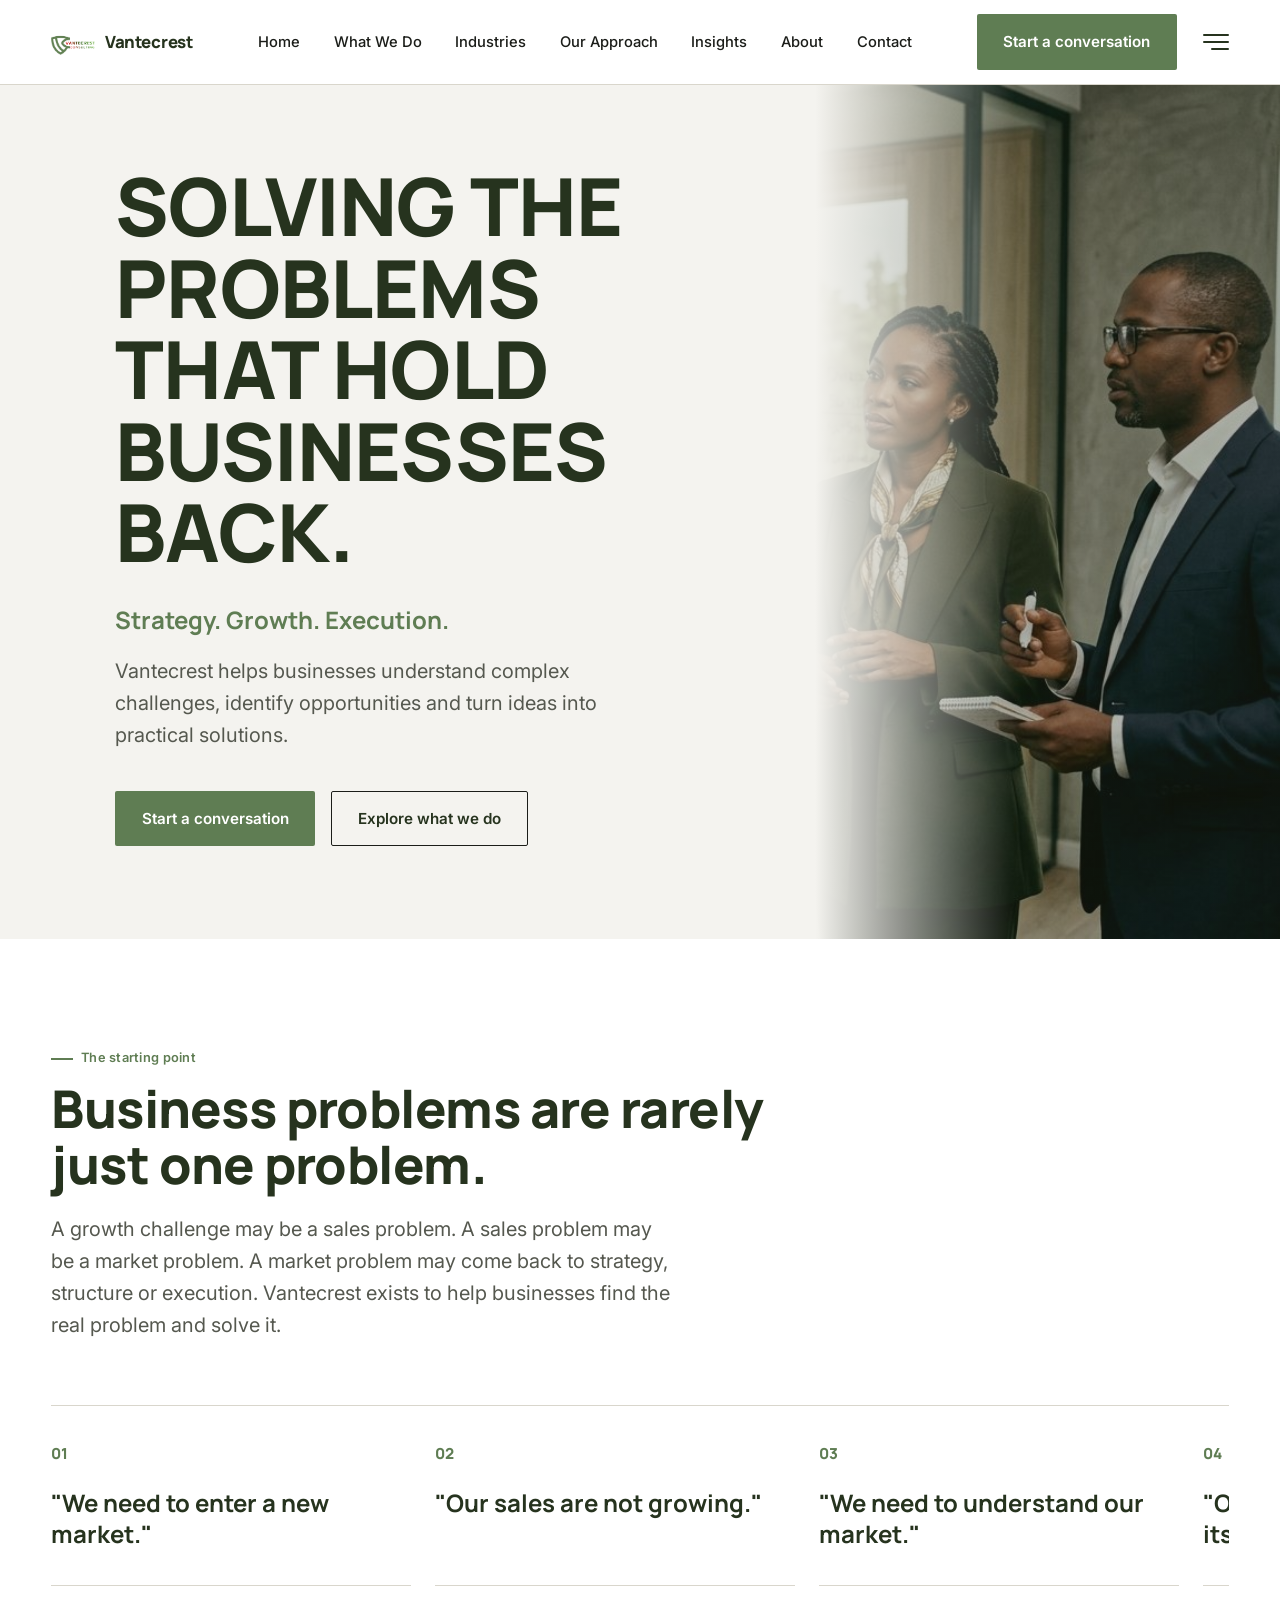
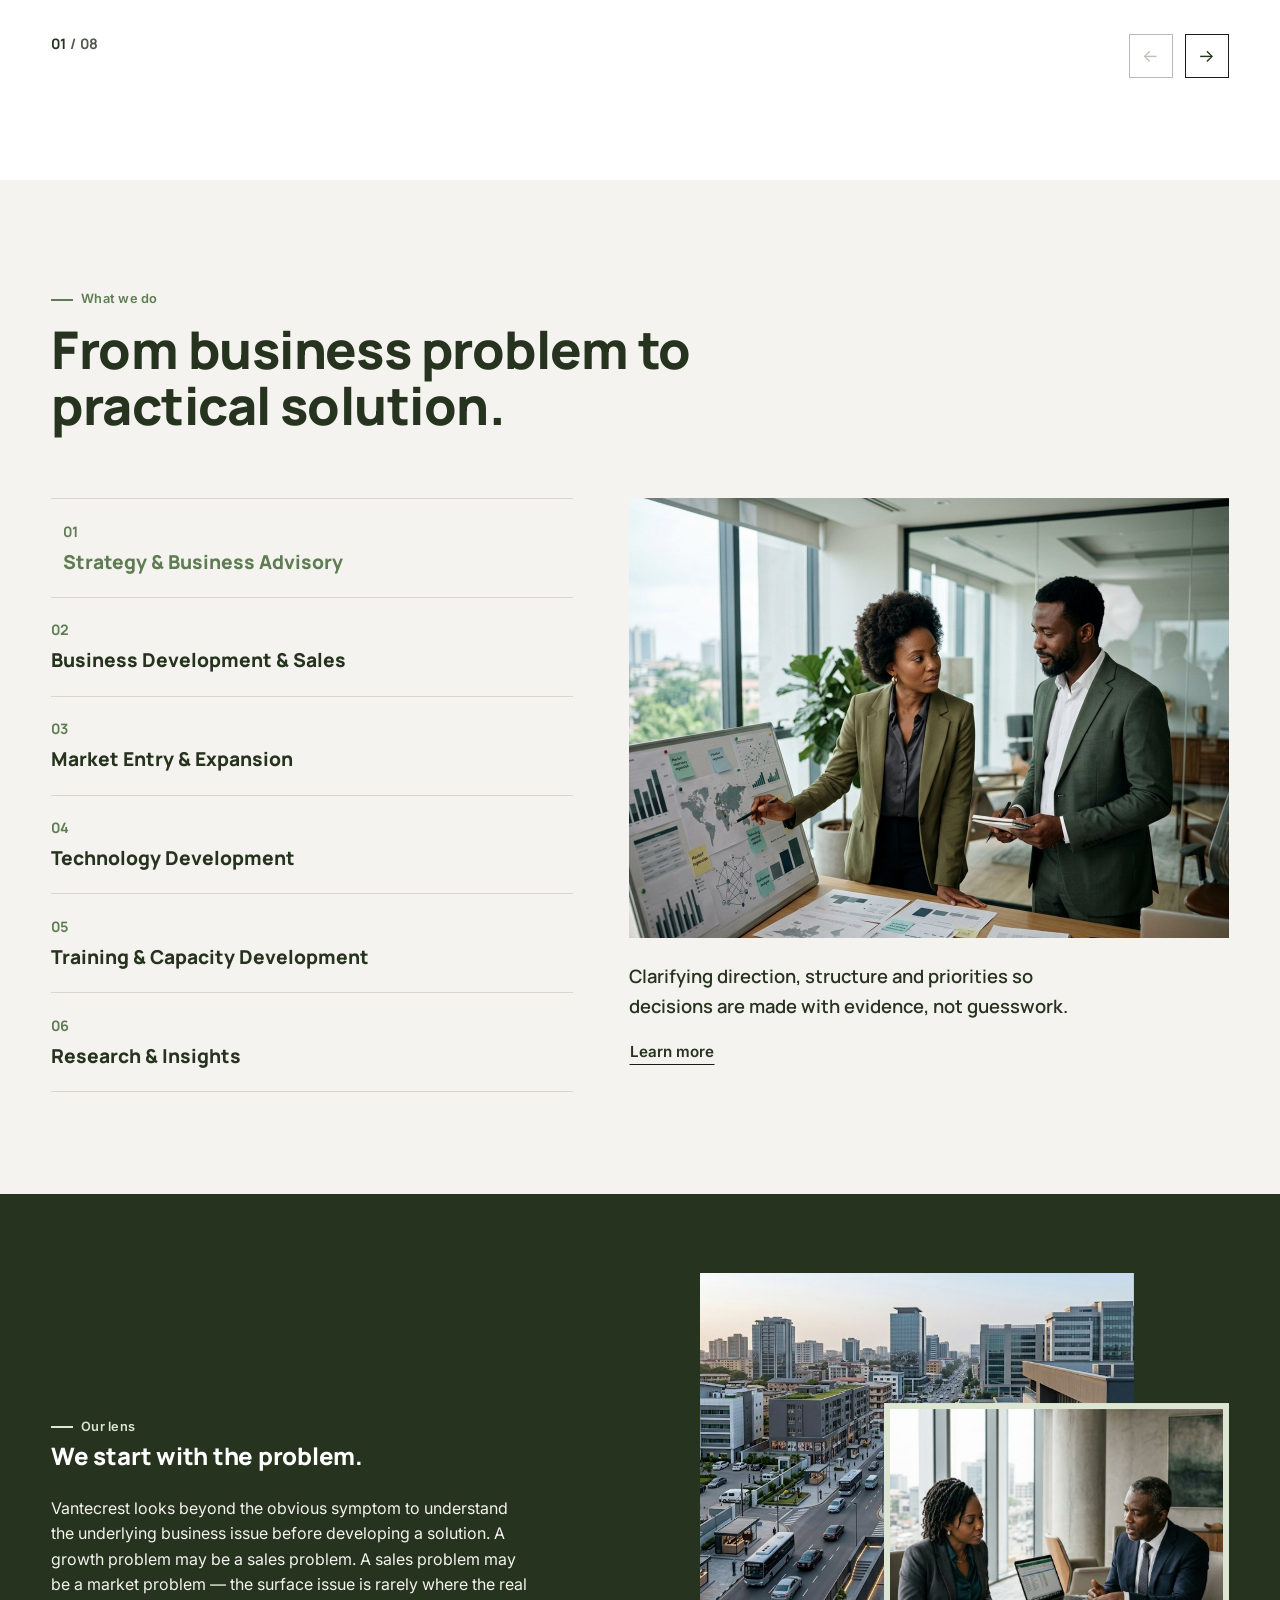
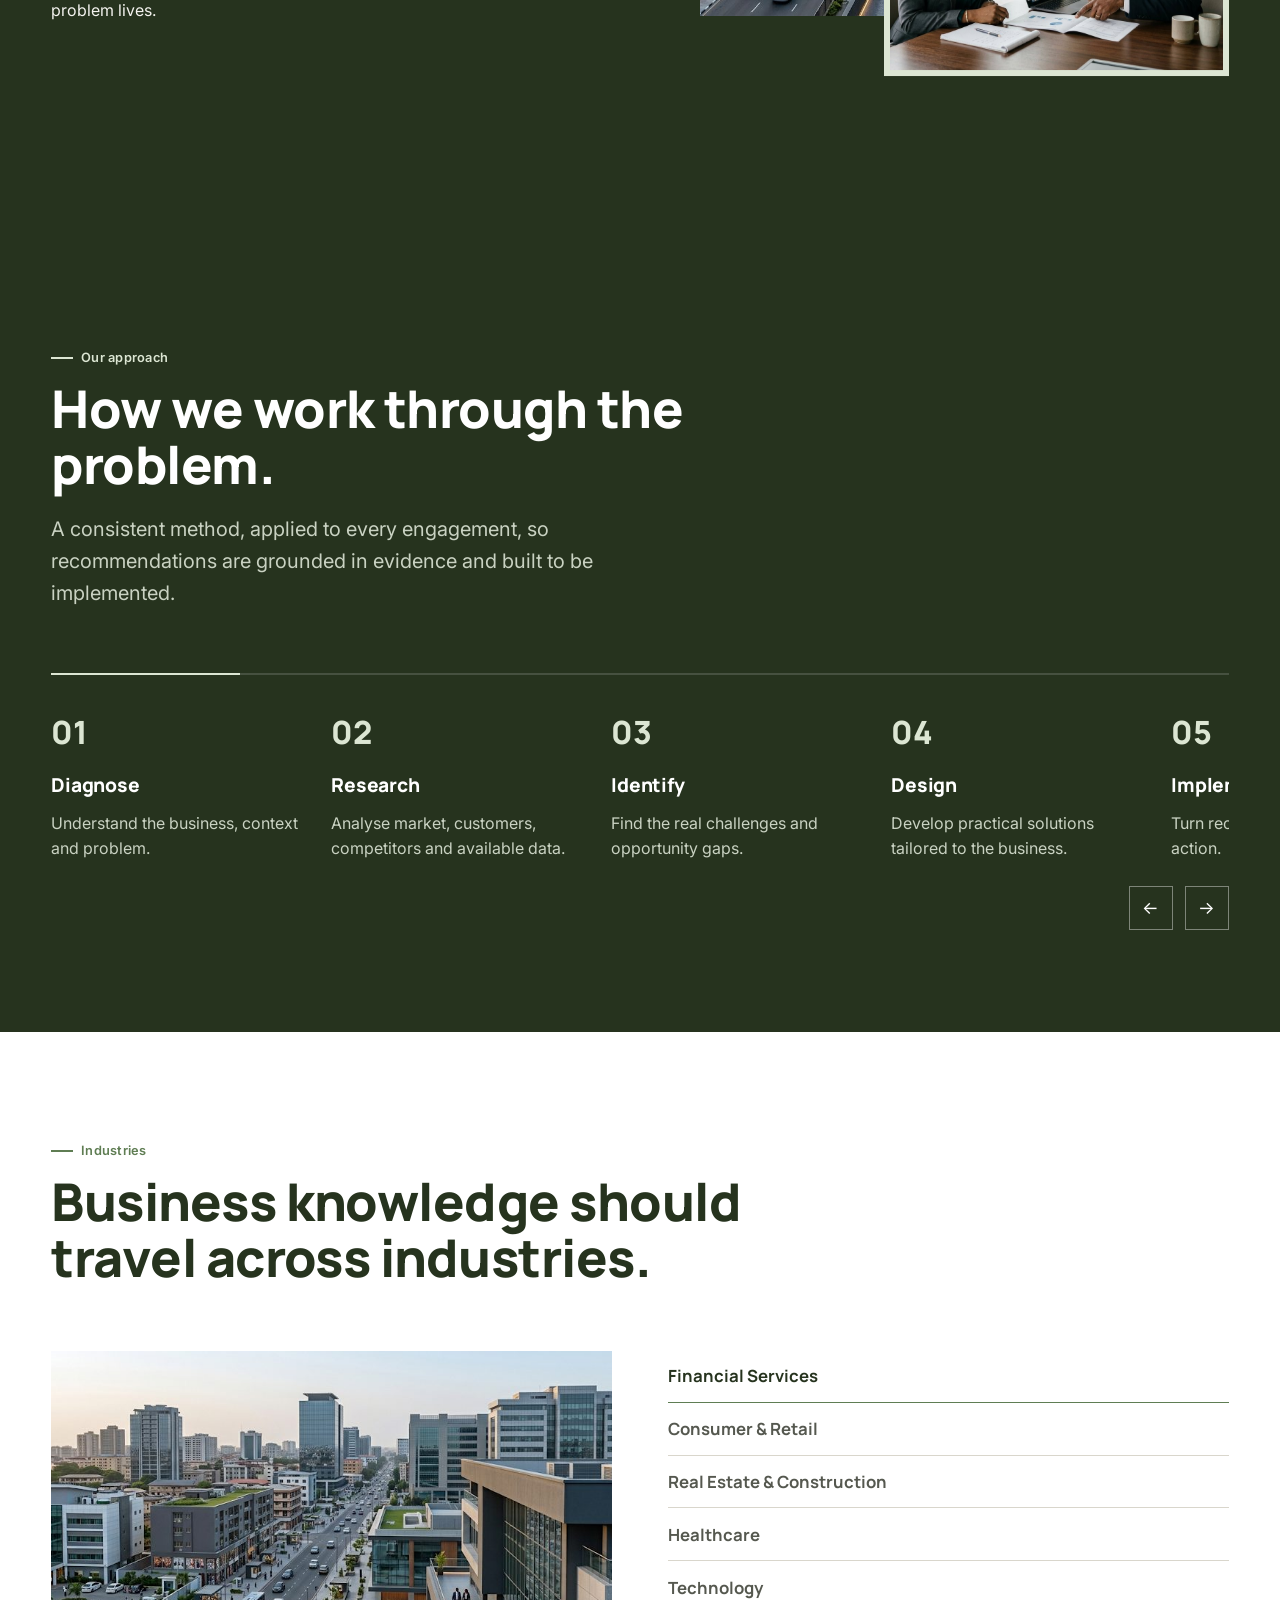
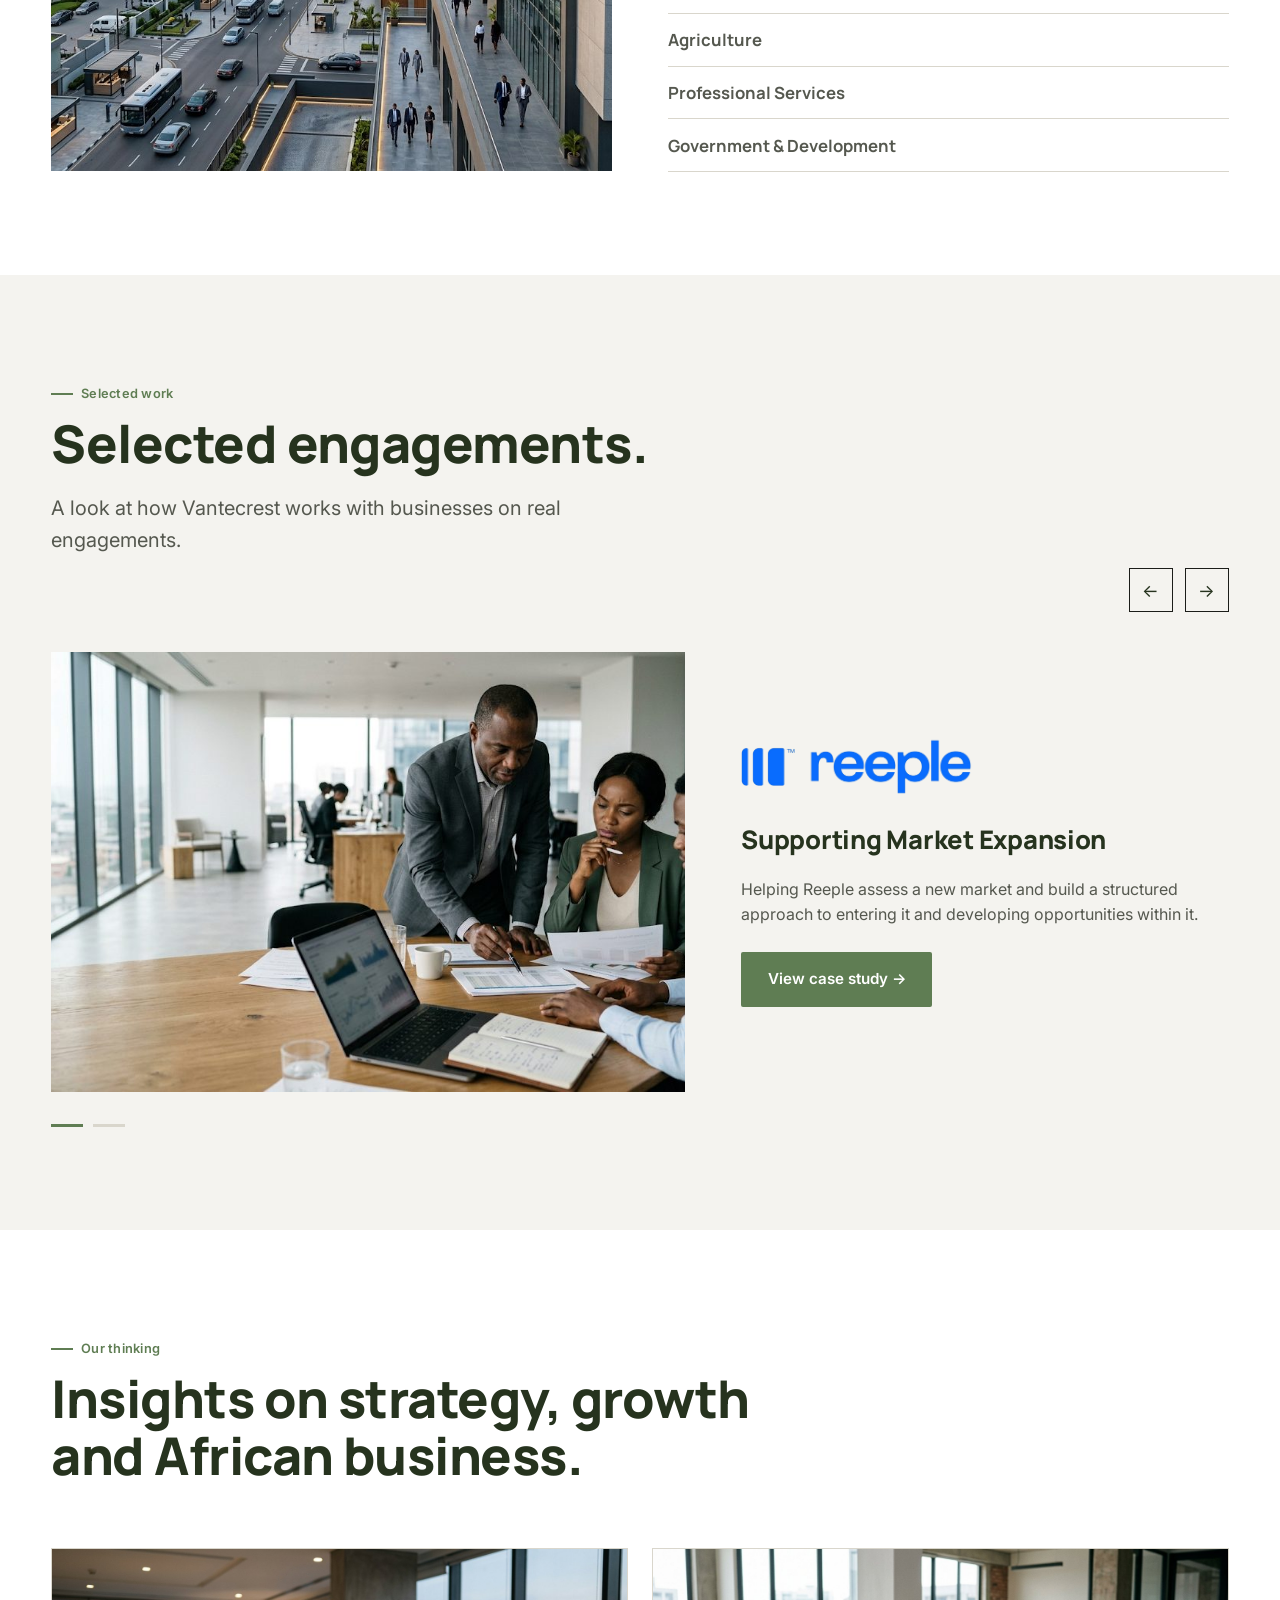
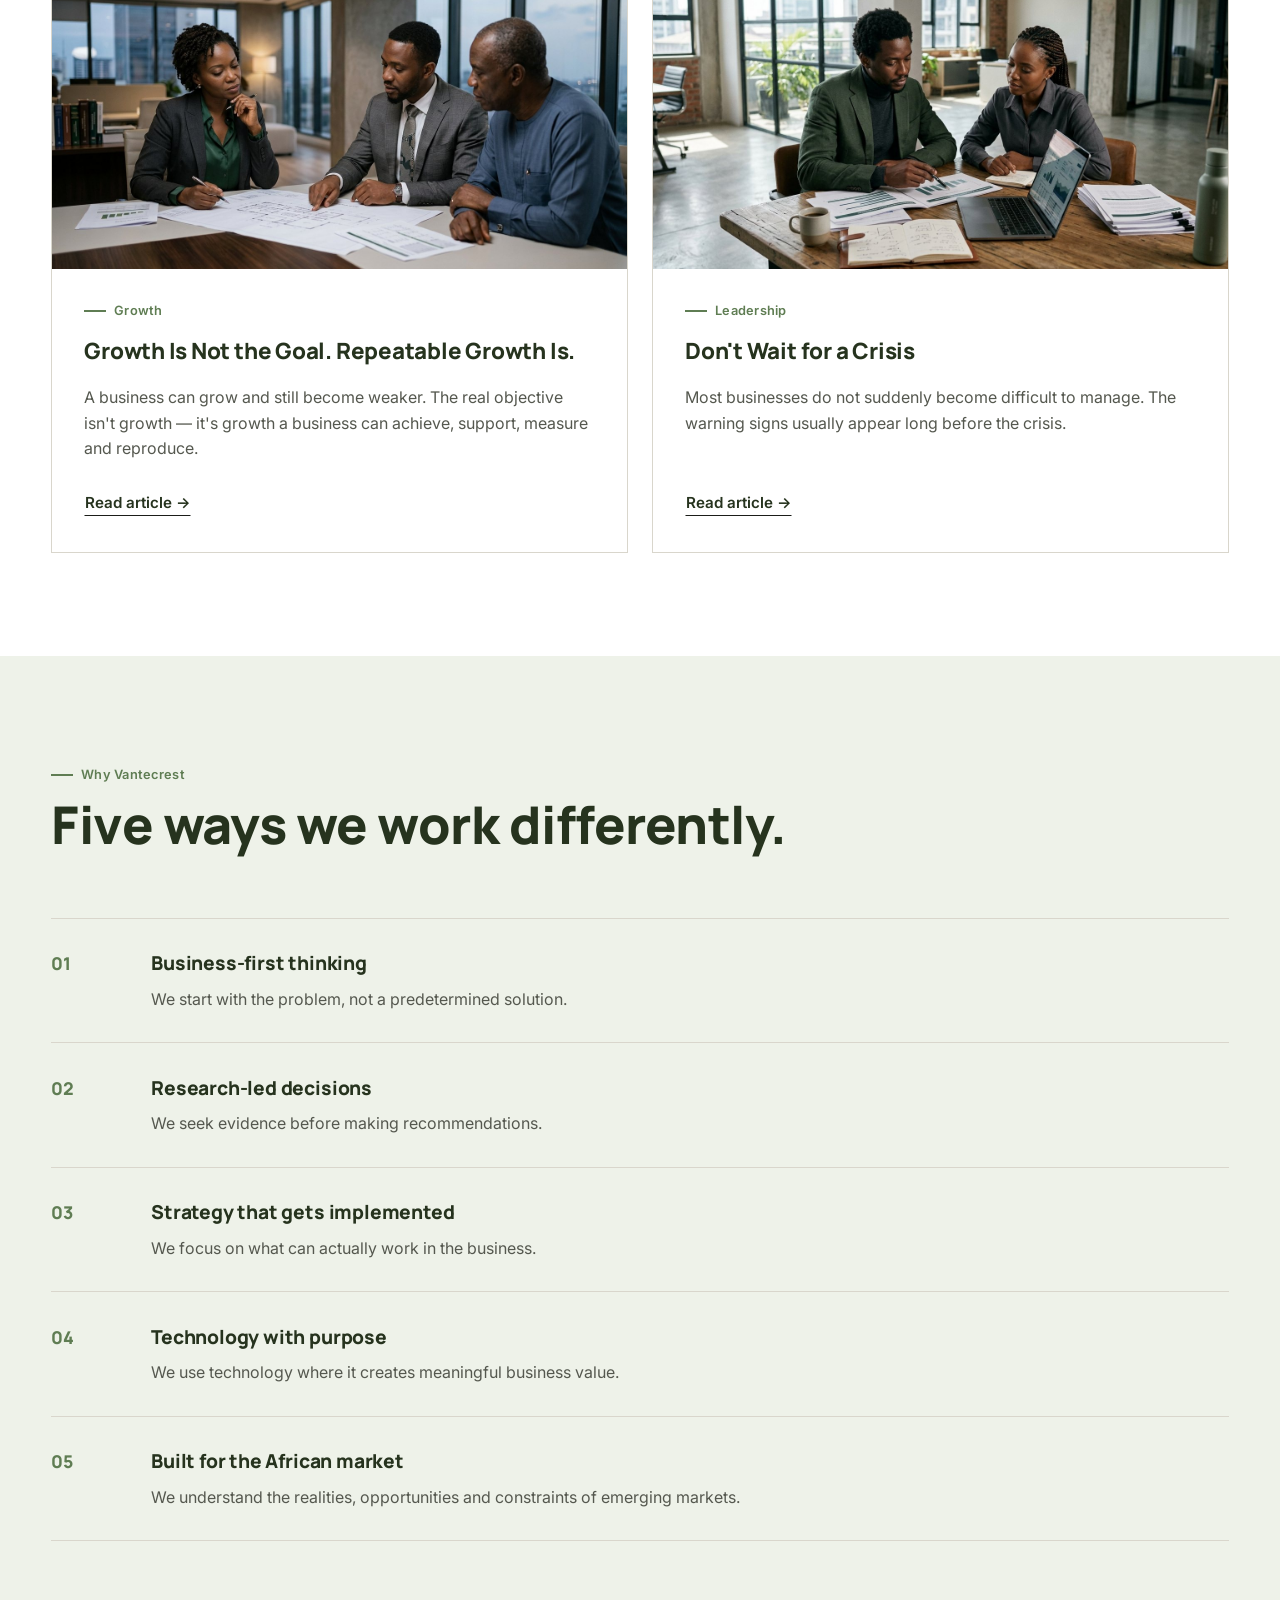
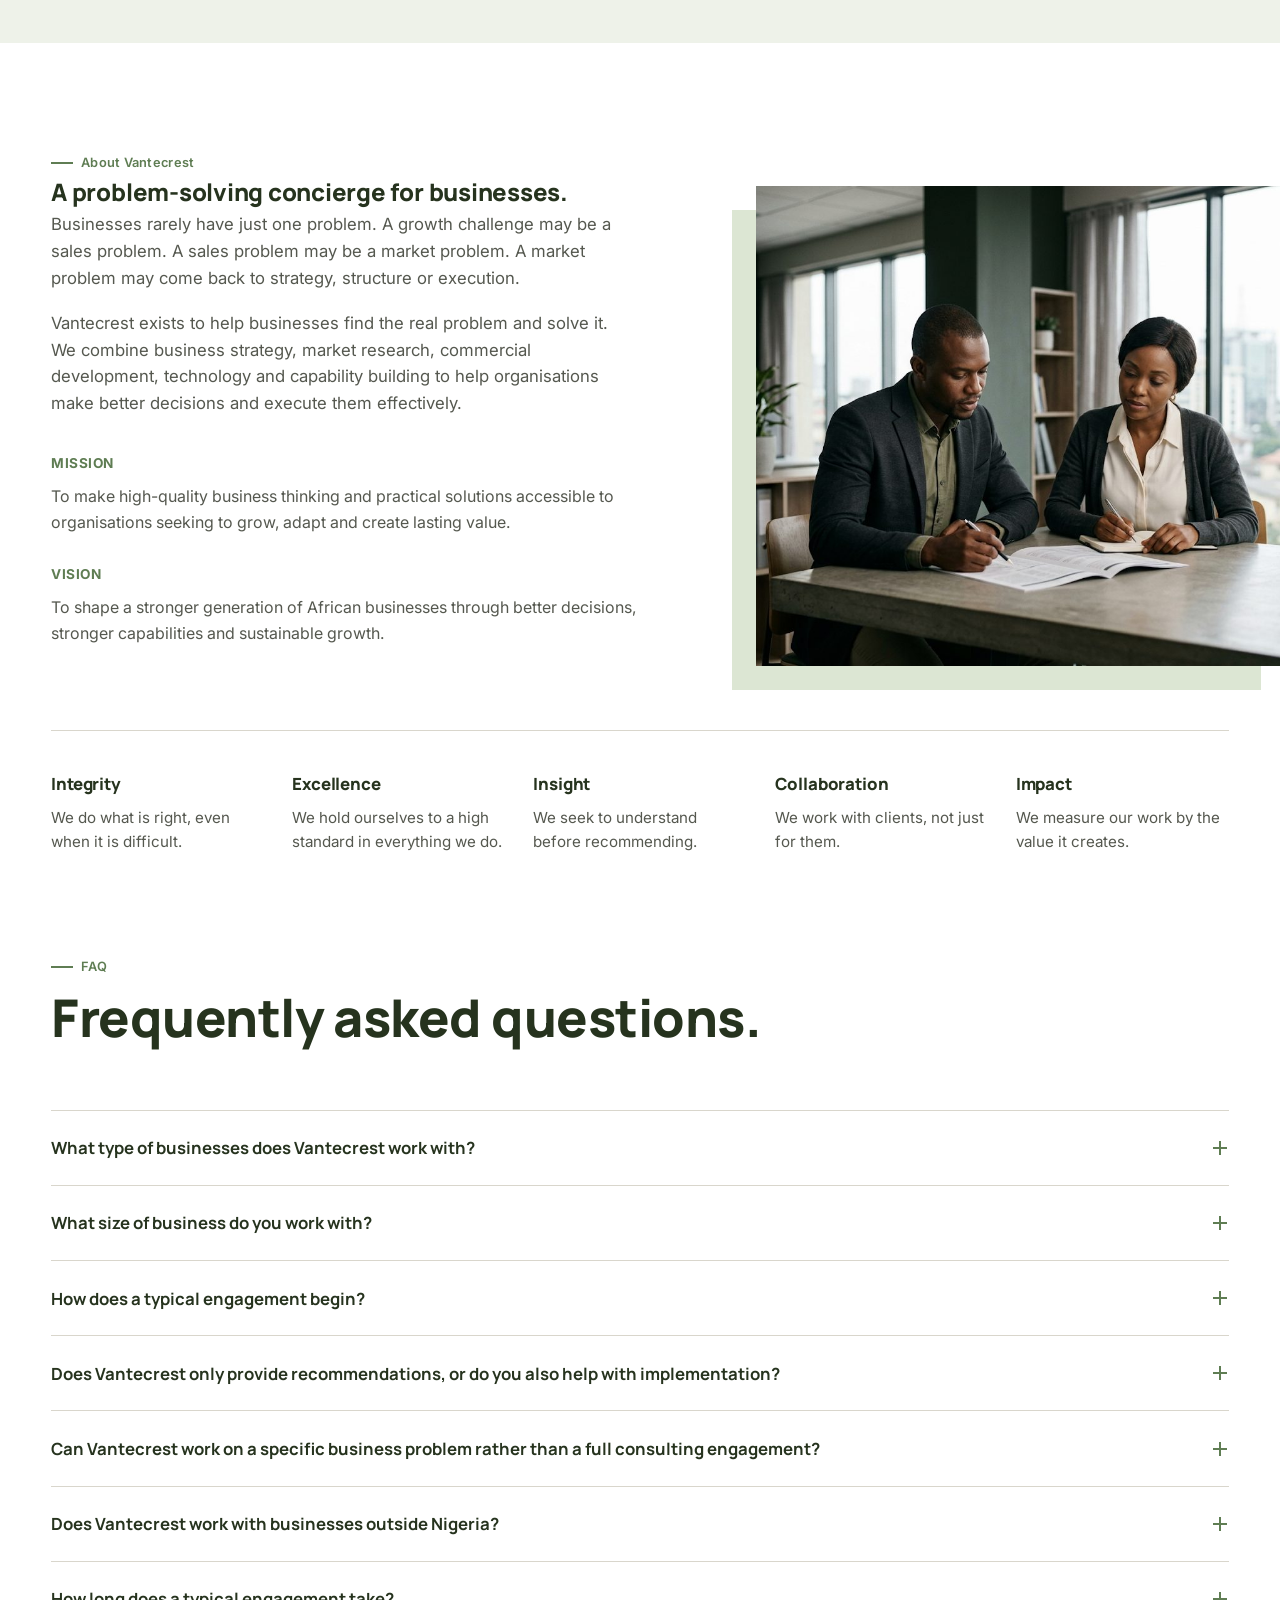
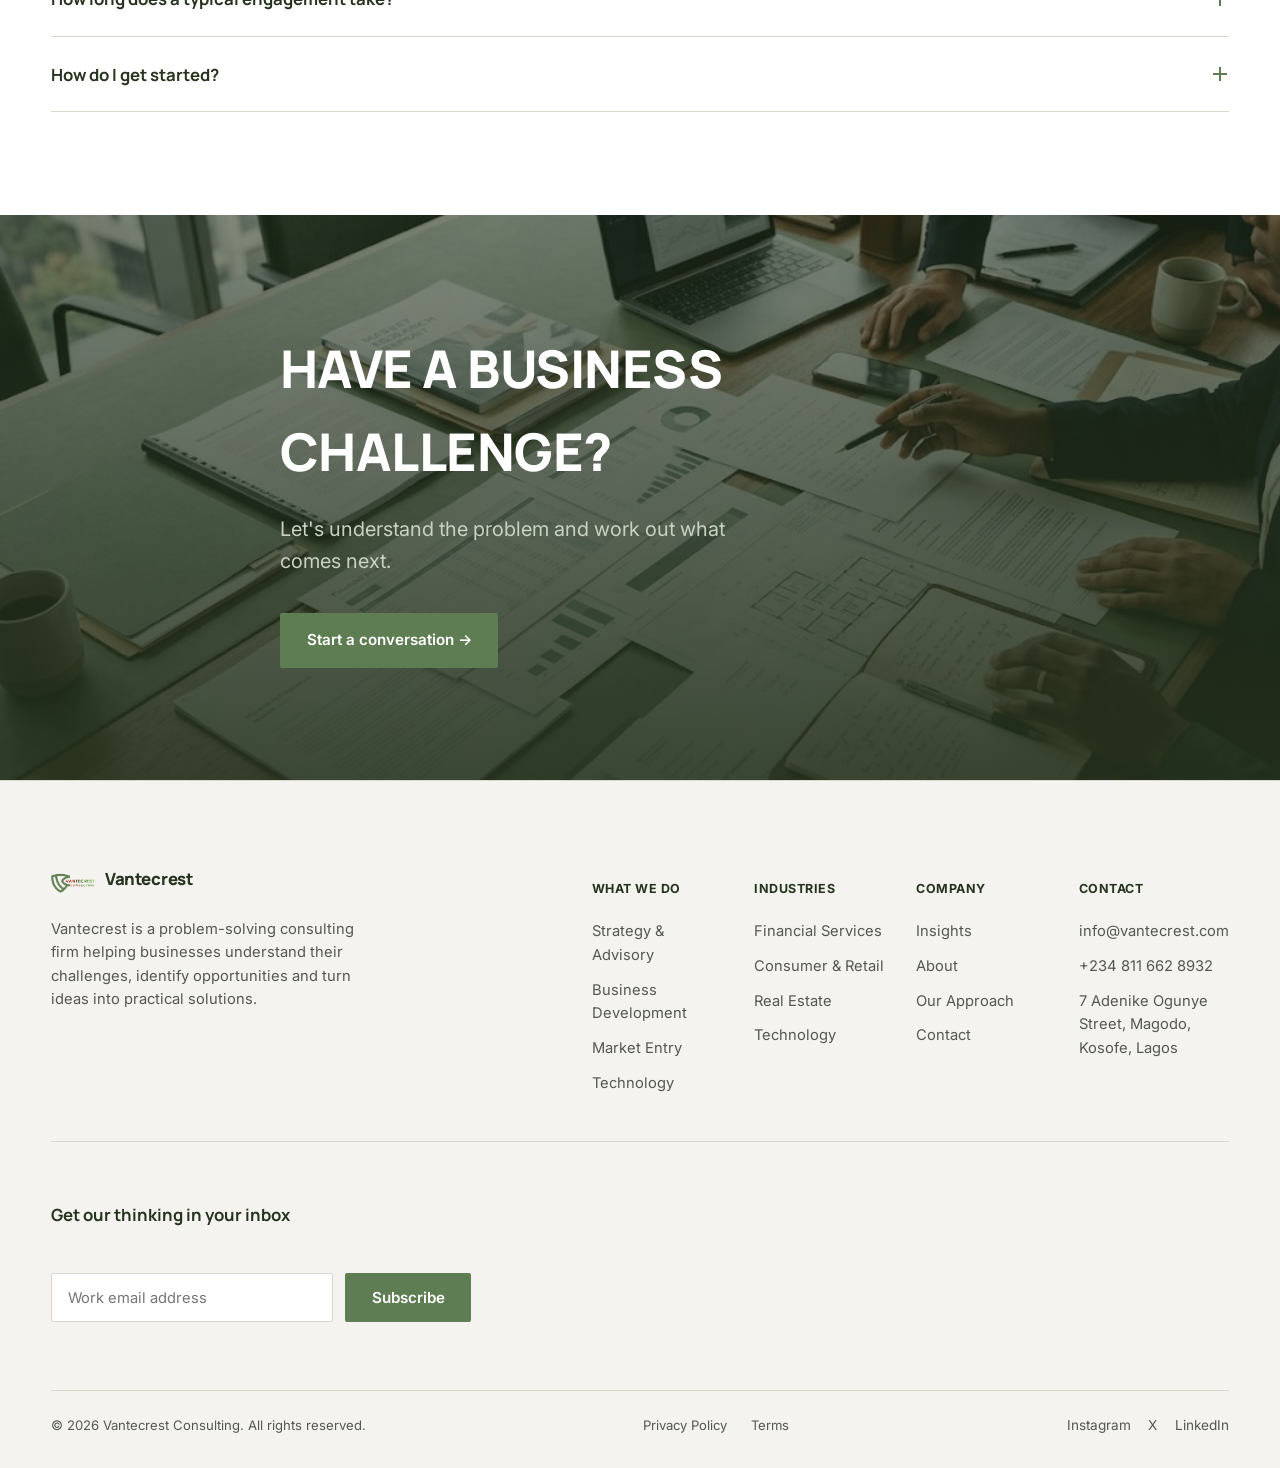
<file: index.html>
<!doctype html>
<html lang="en">
<head>
<meta charset="UTF-8">
<meta name="viewport" content="width=device-width, initial-scale=1.0">
<title>Vantecrest Consulting — Problem-Solving Concierge for Businesses</title>
<meta name="description" content="Vantecrest is a business consulting firm that helps organisations find the real problem behind their challenges and build practical, implementable solutions across strategy, growth, technology and capability.">
<meta name="keywords" content="business consulting, business strategy, business advisory, market research, business development, market entry, technology development, business consulting in Africa, strategy consulting Nigeria, business growth consulting">
<link rel="canonical" href="https://www.vantecrest.com/">
<meta property="og:type" content="website">
<meta property="og:title" content="Vantecrest Consulting — Problem-Solving Concierge for Businesses">
<meta property="og:description" content="We help businesses find the real problem and solve it — combining strategy, research, commercial development, technology and capability building.">
<meta property="og:image" content="logo.png">
<meta property="og:url" content="https://www.vantecrest.com/">
<meta name="twitter:card" content="summary_large_image">
<link rel="icon" href="logo.png">
<link rel="preconnect" href="https://fonts.googleapis.com">
<link rel="preconnect" href="https://fonts.gstatic.com" crossorigin>
<link href="https://fonts.googleapis.com/css2?family=Inter:wght@400;500;600;700&family=Manrope:wght@600;700;800&display=swap" rel="stylesheet">
<link rel="stylesheet" href="styles.css">
<script type="application/ld+json">
{
  "@context": "https://schema.org",
  "@type": "ProfessionalService",
  "name": "Vantecrest Consulting",
  "description": "Business consulting firm helping organisations diagnose challenges and build practical solutions across strategy, growth, technology and capability.",
  "areaServed": "Africa",
  "url": "https://www.vantecrest.com/"
}
</script>
</head>
<body>

<a href="#main" class="visually-hidden-focusable" style="position:absolute;left:-9999px;top:0;">Skip to content</a>

<!-- ============================== HEADER ============================== -->
<header class="site-header">
  <div class="wrap">
    <a href="index.html" class="brand" aria-label="Vantecrest home">
      <img src="logo.png" alt="Vantecrest Consulting" width="34" height="34">
      <span>Vantecrest</span>
    </a>

    <nav class="main-nav" aria-label="Primary">
      <ul>
        <li><a href="index.html">Home</a></li>
        <li><a href="#what-we-do">What We Do</a></li>
        <li><a href="#industries">Industries</a></li>
        <li><a href="#approach">Our Approach</a></li>
        <li><a href="#insights">Insights</a></li>
        <li><a href="#about">About</a></li>
        <li><a href="contact.html">Contact</a></li>
      </ul>
    </nav>

    <div class="header-actions">
      <a href="contact.html" class="btn btn--primary">Start a conversation</a>
      <button class="menu-toggle" id="menuToggle" aria-label="Open menu" aria-expanded="false" aria-controls="sidebar">
        <span></span><span></span><span></span>
      </button>
    </div>
  </div>
</header>

<!-- ============================== SIDEBAR ============================== -->
<div class="sidebar-overlay" id="sidebarOverlay"></div>
<aside class="sidebar" id="sidebar" aria-hidden="true">
  <div class="sidebar-head">
    <a href="index.html" class="brand">
      <img src="logo.png" alt="Vantecrest Consulting" width="30" height="30">
      <span>Vantecrest</span>
    </a>
    <button class="sidebar-close" id="sidebarClose" aria-label="Close menu"></button>
  </div>

  <div class="sidebar-body">
    <div class="sidebar-group">
      <div class="sidebar-group-title">What We Do</div>
      <a href="#what-we-do">Strategy &amp; Business Advisory</a>
      <a href="#what-we-do">Business Development &amp; Sales</a>
      <a href="#what-we-do">Market Entry &amp; Expansion</a>
      <a href="#what-we-do">Technology Development</a>
      <a href="#what-we-do">Training &amp; Capacity Development</a>
      <a href="#what-we-do">Research &amp; Insights</a>
    </div>

    <div class="sidebar-group">
      <div class="sidebar-group-title">Industries</div>
      <a href="#industries">Financial Services</a>
      <a href="#industries">Consumer &amp; Retail</a>
      <a href="#industries">Real Estate &amp; Construction</a>
      <a href="#industries">Healthcare</a>
      <a href="#industries">Technology</a>
      <a href="#industries">Agriculture</a>
      <a href="#industries">Professional Services</a>
      <a href="#industries">Government &amp; Development</a>
    </div>

    <div class="sidebar-group sidebar-group--links">
      <a href="#approach">Our Approach</a>
      <a href="#insights">Insights</a>
      <a href="#about">About Vantecrest</a>
      <a href="contact.html">Contact</a>
    </div>
  </div>

  <div class="sidebar-foot">
    <a href="contact.html" class="btn btn--primary">Start a conversation →</a>
  </div>
</aside>

<main id="main">

  <!-- ============================== HERO ============================== -->
  <section class="hero hero--visual">
    <div class="hero-visual" aria-hidden="true">
      <img src="strategy-session.jpg" alt="" loading="eager">
    </div>
    <div class="wrap">
      <div class="hero-copy reveal is-hero">
        <h1>Solving the problems that hold businesses back.</h1>
        <p class="hero-sub">Strategy. Growth. Execution.</p>
        <p class="hero-desc">Vantecrest helps businesses understand complex challenges, identify opportunities and turn ideas into practical solutions.</p>
        <div class="hero-ctas">
          <a href="contact.html" class="btn btn--primary">Start a conversation</a>
          <a href="#what-we-do" class="btn btn--outline">Explore what we do</a>
        </div>
      </div>
    </div>
  </section>

  <!-- ============================== BUSINESS CHALLENGE ============================== -->
  <section class="section challenge-section" id="challenge">
    <div class="wrap">
      <div class="section-head reveal">
        <span class="label">The starting point</span>
        <h2>Business problems are rarely just one problem.</h2>
        <p>A growth challenge may be a sales problem. A sales problem may be a market problem. A market problem may come back to strategy, structure or execution. Vantecrest exists to help businesses find the real problem and solve it.</p>
      </div>

      <div class="challenge-carousel">
        <div class="challenge-track" id="challengeTrack">
          <a class="challenge-item" href="#what-we-do"><span class="challenge-num">01</span><p>"We need to enter a new market."</p></a>
          <a class="challenge-item" href="#what-we-do"><span class="challenge-num">02</span><p>"Our sales are not growing."</p></a>
          <a class="challenge-item" href="#what-we-do"><span class="challenge-num">03</span><p>"We need to understand our market."</p></a>
          <a class="challenge-item" href="#what-we-do"><span class="challenge-num">04</span><p>"Our business has outgrown its current structure."</p></a>
          <a class="challenge-item" href="#what-we-do"><span class="challenge-num">05</span><p>"We need better systems and processes."</p></a>
          <a class="challenge-item" href="#what-we-do"><span class="challenge-num">06</span><p>"We need technology to support the business."</p></a>
          <a class="challenge-item" href="#what-we-do"><span class="challenge-num">07</span><p>"Our team needs new capabilities."</p></a>
          <a class="challenge-item" href="#what-we-do"><span class="challenge-num">08</span><p>"We have an idea but don't know if it will work."</p></a>
        </div>
      </div>

      <div class="carousel-footer">
        <span class="carousel-counter"><span id="challengeCurrent">01</span> / 08</span>
        <div class="scroll-controls">
          <button class="scroll-btn" id="challengePrev" aria-label="Previous problem">←</button>
          <button class="scroll-btn" id="challengeNext" aria-label="Next problem">→</button>
        </div>
      </div>
    </div>
  </section>

  <!-- ============================== WHAT WE DO ============================== -->
  <section class="section section--stone services-section" id="what-we-do">
    <div class="wrap">
      <div class="section-head reveal">
        <span class="label">What we do</span>
        <h2>From business problem to practical solution.</h2>
      </div>

      <div class="service-selector">
        <div class="service-nav" role="tablist" aria-label="Vantecrest services">
          <button class="service-nav-item is-active" type="button" data-index="0" role="tab" aria-selected="true"
                  data-image="strategy-whiteboard.jpg"
                  data-caption="Clarifying direction, structure and priorities so decisions are made with evidence, not guesswork.">
            <span class="service-nav-index">01</span>
            <span class="service-nav-text">
              <span class="service-nav-title">Strategy &amp; Business Advisory</span>
              <span class="service-nav-desc">Clarifying direction, structure and priorities so decisions are made with evidence, not guesswork.</span>
            </span>
            <img class="service-nav-photo" src="strategy-whiteboard.jpg" alt="" loading="lazy">
          </button>

          <button class="service-nav-item" type="button" data-index="1" role="tab" aria-selected="false"
                  data-image="closeup-analysis.jpg"
                  data-caption="Building the commercial engine that turns opportunity into consistent revenue.">
            <span class="service-nav-index">02</span>
            <span class="service-nav-text">
              <span class="service-nav-title">Business Development &amp; Sales</span>
              <span class="service-nav-desc">Building the commercial engine that turns opportunity into consistent revenue.</span>
            </span>
            <img class="service-nav-photo" src="closeup-analysis.jpg" alt="" loading="lazy">
          </button>

          <button class="service-nav-item" type="button" data-index="2" role="tab" aria-selected="false"
                  data-image="conference-room.jpg"
                  data-caption="Assessing new markets and building the plan to enter or grow within them with confidence.">
            <span class="service-nav-index">03</span>
            <span class="service-nav-text">
              <span class="service-nav-title">Market Entry &amp; Expansion</span>
              <span class="service-nav-desc">Assessing new markets and building the plan to enter or grow within them with confidence.</span>
            </span>
            <img class="service-nav-photo" src="conference-room.jpg" alt="" loading="lazy">
          </button>

          <button class="service-nav-item" type="button" data-index="3" role="tab" aria-selected="false"
                  data-image="office-dusk.jpg"
                  data-caption="Applying technology where it creates real business value, not for its own sake.">
            <span class="service-nav-index">04</span>
            <span class="service-nav-text">
              <span class="service-nav-title">Technology Development</span>
              <span class="service-nav-desc">Applying technology where it creates real business value, not for its own sake.</span>
            </span>
            <img class="service-nav-photo" src="office-dusk.jpg" alt="" loading="lazy">
          </button>

          <button class="service-nav-item" type="button" data-index="4" role="tab" aria-selected="false"
                  data-image="vinsighte-consult.jpg"
                  data-caption="Equipping teams with the skills and structures needed to execute and sustain change.">
            <span class="service-nav-index">05</span>
            <span class="service-nav-text">
              <span class="service-nav-title">Training &amp; Capacity Development</span>
              <span class="service-nav-desc">Equipping teams with the skills and structures needed to execute and sustain change.</span>
            </span>
            <img class="service-nav-photo" src="vinsighte-consult.jpg" alt="" loading="lazy">
          </button>

          <button class="service-nav-item" type="button" data-index="5" role="tab" aria-selected="false"
                  data-image="insight-repeatable-growth.jpg"
                  data-caption="Understanding markets, customers and competitors well enough to act on it.">
            <span class="service-nav-index">06</span>
            <span class="service-nav-text">
              <span class="service-nav-title">Research &amp; Insights</span>
              <span class="service-nav-desc">Understanding markets, customers and competitors well enough to act on it.</span>
            </span>
            <img class="service-nav-photo" src="insight-repeatable-growth.jpg" alt="" loading="lazy">
          </button>
        </div>

        <div class="service-visual">
          <div class="media-frame">
            <img id="serviceImage" src="strategy-whiteboard.jpg" alt="" loading="lazy">
          </div>
          <div class="service-caption">
            <p id="serviceCaption">Clarifying direction, structure and priorities so decisions are made with evidence, not guesswork.</p>
            <a href="contact.html" class="btn btn--ghost">Learn more</a>
          </div>
        </div>
      </div>
    </div>
  </section>

  <!-- ============================== VISUAL PROBLEM-SOLVING ============================== -->
  <section class="section section--dark problem-solving-visual">
    <div class="wrap problem-visual-layout">
      <div class="problem-visual-copy reveal">
        <span class="label">Our lens</span>
        <h2>We start with the problem.</h2>
        <p>Vantecrest looks beyond the obvious symptom to understand the underlying business issue before developing a solution. A growth problem may be a sales problem. A sales problem may be a market problem — the surface issue is rarely where the real problem lives.</p>
      </div>
      <div class="problem-visual-images">
        <img class="layer layer-back" data-parallax="0.06" src="cityscape.jpg" alt="Aerial view of a business district" loading="lazy">
        <img class="layer layer-front" data-parallax="0.14" src="desk-review.jpg" alt="Two colleagues reviewing data together" loading="lazy">
      </div>
    </div>
  </section>

  <!-- ============================== APPROACH ============================== -->
  <section class="section section--dark approach-section" id="approach">
    <div class="wrap">
      <div class="section-head reveal">
        <span class="label">Our approach</span>
        <h2>How we work through the problem.</h2>
        <p>A consistent method, applied to every engagement, so recommendations are grounded in evidence and built to be implemented.</p>
      </div>

      <div class="approach-progress"><div class="approach-progress-bar" id="approachProgress"></div></div>

      <div class="approach-scroller">
        <div class="approach-track" id="approachTrack">
          <div class="approach-step">
            <span class="approach-num">01</span>
            <div class="approach-body">
              <h3>Diagnose</h3>
              <p>Understand the business, context and problem.</p>
            </div>
          </div>
          <div class="approach-step">
            <span class="approach-num">02</span>
            <div class="approach-body">
              <h3>Research</h3>
              <p>Analyse market, customers, competitors and available data.</p>
            </div>
          </div>
          <div class="approach-step">
            <span class="approach-num">03</span>
            <div class="approach-body">
              <h3>Identify</h3>
              <p>Find the real challenges and opportunity gaps.</p>
            </div>
          </div>
          <div class="approach-step">
            <span class="approach-num">04</span>
            <div class="approach-body">
              <h3>Design</h3>
              <p>Develop practical solutions tailored to the business.</p>
            </div>
          </div>
          <div class="approach-step">
            <span class="approach-num">05</span>
            <div class="approach-body">
              <h3>Implement</h3>
              <p>Turn recommendations into action.</p>
            </div>
          </div>
          <div class="approach-step">
            <span class="approach-num">06</span>
            <div class="approach-body">
              <h3>Measure</h3>
              <p>Track outcomes, learn and improve.</p>
            </div>
          </div>
        </div>
      </div>
      <div class="scroll-controls scroll-controls--light">
        <button class="scroll-btn" data-target="approachTrack" data-dir="-1" aria-label="Previous step">←</button>
        <button class="scroll-btn" data-target="approachTrack" data-dir="1" aria-label="Next step">→</button>
      </div>
    </div>
  </section>

  <!-- ============================== INDUSTRIES ============================== -->
  <section class="section industries-section" id="industries">
    <div class="wrap">
      <div class="section-head reveal">
        <span class="label">Industries</span>
        <h2>Business knowledge should travel across industries.</h2>
      </div>

      <div class="industry-selector">
        <div class="industry-visual">
          <img src="cityscape.jpg" alt="Aerial view of a business district" loading="lazy">
        </div>
        <div class="industry-nav">
          <button class="industry-nav-item is-active" type="button">Financial Services</button>
          <button class="industry-nav-item" type="button">Consumer &amp; Retail</button>
          <button class="industry-nav-item" type="button">Real Estate &amp; Construction</button>
          <button class="industry-nav-item" type="button">Healthcare</button>
          <button class="industry-nav-item" type="button">Technology</button>
          <button class="industry-nav-item" type="button">Agriculture</button>
          <button class="industry-nav-item" type="button">Professional Services</button>
          <button class="industry-nav-item" type="button">Government &amp; Development</button>
        </div>
      </div>
    </div>
  </section>

  <!-- ============================== SELECTED WORK ============================== -->
  <section class="section section--stone case-carousel-section" id="work">
    <div class="wrap">
      <div class="section-head-row">
        <div class="section-head reveal">
          <span class="label">Selected work</span>
          <h2>Selected engagements.</h2>
          <p>A look at how Vantecrest works with businesses on real engagements.</p>
        </div>
        <div class="scroll-controls">
          <button class="scroll-btn" id="casePrev" aria-label="Previous case study">←</button>
          <button class="scroll-btn" id="caseNext" aria-label="Next case study">→</button>
        </div>
      </div>

      <div class="case-carousel" id="caseCarousel" tabindex="0">
        <div class="case-slide is-active">
          <div class="case-slide-media">
            <img src="reeple-hero.jpg" alt="Team reviewing market strategy documents" loading="lazy">
          </div>
          <div class="case-slide-body">
            <img class="case-slide-logo" src="reeple-logo.png" alt="Reeple">
            <h3>Supporting Market Expansion</h3>
            <p>Helping Reeple assess a new market and build a structured approach to entering it and developing opportunities within it.</p>
            <a href="case-studies/reeple.html" class="btn btn--primary">View case study →</a>
          </div>
        </div>
        <div class="case-slide">
          <div class="case-slide-media">
            <img src="vinsighte-consult.jpg" alt="Two colleagues in a consulting conversation" loading="lazy">
          </div>
          <div class="case-slide-body">
            <img class="case-slide-logo" src="vinsighte-logo.png" alt="Vinsighte">
            <h3>Strengthening Sales &amp; Customer Service</h3>
            <p>Designing and delivering a one-week workshop to strengthen how Vinsighte's staff engage customers and manage sales conversations.</p>
            <a href="case-studies/vinsighte.html" class="btn btn--primary">View case study →</a>
          </div>
        </div>
      </div>

      <div class="case-dots" id="caseDots">
        <button class="case-dot is-active" data-goto="0" aria-label="Show Reeple case study"></button>
        <button class="case-dot" data-goto="1" aria-label="Show Vinsighte case study"></button>
      </div>
    </div>
  </section>

  <!-- ============================== INSIGHTS ============================== -->
  <section class="section insights-section" id="insights">
    <div class="wrap">
      <div class="section-head reveal">
        <span class="label">Our thinking</span>
        <h2>Insights on strategy, growth and African business.</h2>
      </div>

      <div class="insights-featured">
        <a class="insight-card reveal-image" href="insights/repeatable-growth.html">
          <div class="media-frame">
            <img src="insight-growth-new.jpg" alt="" loading="lazy">
          </div>
          <div class="insight-card-body">
            <span class="label">Growth</span>
            <h3>Growth Is Not the Goal. Repeatable Growth Is.</h3>
            <p>A business can grow and still become weaker. The real objective isn't growth — it's growth a business can achieve, support, measure and reproduce.</p>
            <span class="btn btn--ghost">Read article →</span>
          </div>
        </a>

        <a class="insight-card reveal-image" href="insights/dont-wait-for-a-crisis.html">
          <div class="media-frame">
            <img src="insight-crisis-new.jpg" alt="" loading="lazy">
          </div>
          <div class="insight-card-body">
            <span class="label">Leadership</span>
            <h3>Don't Wait for a Crisis</h3>
            <p>Most businesses do not suddenly become difficult to manage. The warning signs usually appear long before the crisis.</p>
            <span class="btn btn--ghost">Read article →</span>
          </div>
        </a>
      </div>
    </div>
  </section>

  <!-- ============================== WHY VANTECREST ============================== -->
  <section class="section section--tint why-section">
    <div class="wrap">
      <div class="section-head reveal">
        <span class="label">Why Vantecrest</span>
        <h2>Five ways we work differently.</h2>
      </div>

      <div class="why-sequence">
        <div class="why-row reveal">
          <span class="why-num">01</span>
          <div>
            <h3>Business-first thinking</h3>
            <p>We start with the problem, not a predetermined solution.</p>
          </div>
        </div>
        <div class="why-row reveal">
          <span class="why-num">02</span>
          <div>
            <h3>Research-led decisions</h3>
            <p>We seek evidence before making recommendations.</p>
          </div>
        </div>
        <div class="why-row reveal">
          <span class="why-num">03</span>
          <div>
            <h3>Strategy that gets implemented</h3>
            <p>We focus on what can actually work in the business.</p>
          </div>
        </div>
        <div class="why-row reveal">
          <span class="why-num">04</span>
          <div>
            <h3>Technology with purpose</h3>
            <p>We use technology where it creates meaningful business value.</p>
          </div>
        </div>
        <div class="why-row reveal">
          <span class="why-num">05</span>
          <div>
            <h3>Built for the African market</h3>
            <p>We understand the realities, opportunities and constraints of emerging markets.</p>
          </div>
        </div>
      </div>
    </div>
  </section>

  <!-- ============================== ABOUT ============================== -->
  <section class="section about-section" id="about">
    <div class="wrap about-editorial">
      <div class="about-text reveal">
        <span class="label">About Vantecrest</span>
        <h2>A problem-solving concierge for businesses.</h2>
        <div class="about-copy">
          <p>Businesses rarely have just one problem. A growth challenge may be a sales problem. A sales problem may be a market problem. A market problem may come back to strategy, structure or execution.</p>
          <p>Vantecrest exists to help businesses find the real problem and solve it. We combine business strategy, market research, commercial development, technology and capability building to help organisations make better decisions and execute them effectively.</p>
        </div>
        <div class="mv-grid">
          <div class="mv-block">
            <h4>Mission</h4>
            <p>To make high-quality business thinking and practical solutions accessible to organisations seeking to grow, adapt and create lasting value.</p>
          </div>
          <div class="mv-block">
            <h4>Vision</h4>
            <p>To shape a stronger generation of African businesses through better decisions, stronger capabilities and sustainable growth.</p>
          </div>
        </div>
      </div>

      <div class="about-image-wrap reveal-image">
        <img class="about-photo" src="about.jpg" alt="Two colleagues reviewing documents together" loading="lazy">
      </div>
    </div>

    <div class="wrap">
      <div class="values-grid">
        <div class="value-item">
          <h4>Integrity</h4>
          <p>We do what is right, even when it is difficult.</p>
        </div>
        <div class="value-item">
          <h4>Excellence</h4>
          <p>We hold ourselves to a high standard in everything we do.</p>
        </div>
        <div class="value-item">
          <h4>Insight</h4>
          <p>We seek to understand before recommending.</p>
        </div>
        <div class="value-item">
          <h4>Collaboration</h4>
          <p>We work with clients, not just for them.</p>
        </div>
        <div class="value-item">
          <h4>Impact</h4>
          <p>We measure our work by the value it creates.</p>
        </div>
      </div>
    </div>
  </section>

  <!-- ============================== FAQ ============================== -->
  <section class="section" id="faq">
    <div class="wrap">
      <div class="section-head reveal">
        <span class="label">FAQ</span>
        <h2>Frequently asked questions.</h2>
      </div>

      <div class="faq-list">
        <div class="faq-item">
          <button class="faq-question" aria-expanded="false">
            <span>What type of businesses does Vantecrest work with?</span>
            <span class="faq-icon" aria-hidden="true"></span>
          </button>
          <div class="faq-answer">
            <p>We work with businesses across a range of industries that are facing a specific challenge or looking to grow, whether that's a question of strategy, sales, market entry, technology or capability. Our approach is built around the problem, not a fixed industry template.</p>
          </div>
        </div>

        <div class="faq-item">
          <button class="faq-question" aria-expanded="false">
            <span>What size of business do you work with?</span>
            <span class="faq-icon" aria-hidden="true"></span>
          </button>
          <div class="faq-answer">
            <p>We work with businesses at different stages of growth. What matters most is that there is a real business problem to solve and a willingness to act on what the diagnosis shows.</p>
          </div>
        </div>

        <div class="faq-item">
          <button class="faq-question" aria-expanded="false">
            <span>How does a typical engagement begin?</span>
            <span class="faq-icon" aria-hidden="true"></span>
          </button>
          <div class="faq-answer">
            <p>Every engagement starts with a conversation to understand the business and the challenge. From there, we follow our approach — diagnose, research, identify, design, implement and measure — tailored to what the situation requires.</p>
          </div>
        </div>

        <div class="faq-item">
          <button class="faq-question" aria-expanded="false">
            <span>Does Vantecrest only provide recommendations, or do you also help with implementation?</span>
            <span class="faq-icon" aria-hidden="true"></span>
          </button>
          <div class="faq-answer">
            <p>Both. We believe strategy only creates value once it is implemented, so our work is designed to be practical and actionable, and we can support businesses through the implementation stage rather than stopping at recommendations.</p>
          </div>
        </div>

        <div class="faq-item">
          <button class="faq-question" aria-expanded="false">
            <span>Can Vantecrest work on a specific business problem rather than a full consulting engagement?</span>
            <span class="faq-icon" aria-hidden="true"></span>
          </button>
          <div class="faq-answer">
            <p>Yes. Not every engagement needs to be broad. We can focus on a specific problem, such as a sales challenge, a market entry decision or a capability gap, and scope the engagement around that.</p>
          </div>
        </div>

        <div class="faq-item">
          <button class="faq-question" aria-expanded="false">
            <span>Does Vantecrest work with businesses outside Nigeria?</span>
            <span class="faq-icon" aria-hidden="true"></span>
          </button>
          <div class="faq-answer">
            <p>Vantecrest is built for the African market and the realities of doing business across it. Reach out to us about your business and location, and we can discuss whether we're a fit.</p>
          </div>
        </div>

        <div class="faq-item">
          <button class="faq-question" aria-expanded="false">
            <span>How long does a typical engagement take?</span>
            <span class="faq-icon" aria-hidden="true"></span>
          </button>
          <div class="faq-answer">
            <p>This depends entirely on the nature and scope of the problem being solved. Some engagements are focused and short, others require sustained work over a longer period. We agree timelines with each business individually after the initial diagnosis.</p>
          </div>
        </div>

        <div class="faq-item">
          <button class="faq-question" aria-expanded="false">
            <span>How do I get started?</span>
            <span class="faq-icon" aria-hidden="true"></span>
          </button>
          <div class="faq-answer">
            <p>Start a conversation with us. Tell us about the challenge you're facing, and we'll take it from there.</p>
          </div>
        </div>
      </div>
    </div>
  </section>

  <!-- ============================== FINAL CTA ============================== -->
  <section class="final-cta final-cta--visual">
    <img class="final-cta-bg" src="meeting-table.jpg" alt="" aria-hidden="true" loading="lazy">
    <div class="final-cta-overlay" aria-hidden="true"></div>
    <div class="wrap final-cta-content">
      <h2>Have a business challenge?</h2>
      <p>Let's understand the problem and work out what comes next.</p>
      <div class="hero-ctas">
        <a href="contact.html" class="btn btn--primary">Start a conversation →</a>
      </div>
    </div>
  </section>

</main>

<!-- ============================== FOOTER ============================== -->
<footer class="site-footer">
  <div class="wrap">
    <div class="footer-top">
      <div class="footer-brand">
        <a href="index.html" class="brand">
          <img src="logo.png" alt="Vantecrest Consulting" width="30" height="30">
          <span>Vantecrest</span>
        </a>
        <p>Vantecrest is a problem-solving consulting firm helping businesses understand their challenges, identify opportunities and turn ideas into practical solutions.</p>
      </div>

      <div class="footer-cols">
        <div class="footer-col">
          <h5>What We Do</h5>
          <a href="#what-we-do">Strategy &amp; Advisory</a>
          <a href="#what-we-do">Business Development</a>
          <a href="#what-we-do">Market Entry</a>
          <a href="#what-we-do">Technology</a>
        </div>
        <div class="footer-col">
          <h5>Industries</h5>
          <a href="#industries">Financial Services</a>
          <a href="#industries">Consumer &amp; Retail</a>
          <a href="#industries">Real Estate</a>
          <a href="#industries">Technology</a>
        </div>
        <div class="footer-col">
          <h5>Company</h5>
          <a href="#insights">Insights</a>
          <a href="#about">About</a>
          <a href="#approach">Our Approach</a>
          <a href="contact.html">Contact</a>
        </div>
        <div class="footer-col">
          <h5>Contact</h5>
          <a href="mailto:info@vantecrest.com">info@vantecrest.com</a>
          <a href="tel:+2348116628932">+234 811 662 8932</a>
          <span>7 Adenike Ogunye Street, Magodo, Kosofe, Lagos</span>
        </div>
      </div>
    </div>

    <div class="footer-newsletter">
      <h5>Get our thinking in your inbox</h5>
      <form class="newsletter-form" id="newsletterForm">
        <input type="email" required placeholder="Work email address" aria-label="Email address">
        <button type="submit" class="btn btn--primary">Subscribe</button>
      </form>
      <p class="newsletter-note" id="newsletterNote"></p>
    </div>

    <div class="footer-bottom">
      <span>© <span id="year"></span> Vantecrest Consulting. All rights reserved.</span>
      <div class="footer-legal">
        <a href="#">Privacy Policy</a>
        <a href="#">Terms</a>
      </div>
      <div class="footer-social">
        <a href="https://www.instagram.com/vantecrest/" target="_blank" rel="noopener" aria-label="Vantecrest on Instagram">Instagram</a>
        <a href="https://x.com/VanteCrest" target="_blank" rel="noopener" aria-label="Vantecrest on X">X</a>
        <a href="https://www.linkedin.com/company/vantecrest-consulting/" target="_blank" rel="noopener" aria-label="Vantecrest on LinkedIn">LinkedIn</a>
      </div>
    </div>
  </div>
</footer>

<script src="script.js"></script>
</body>
</html>
</file>
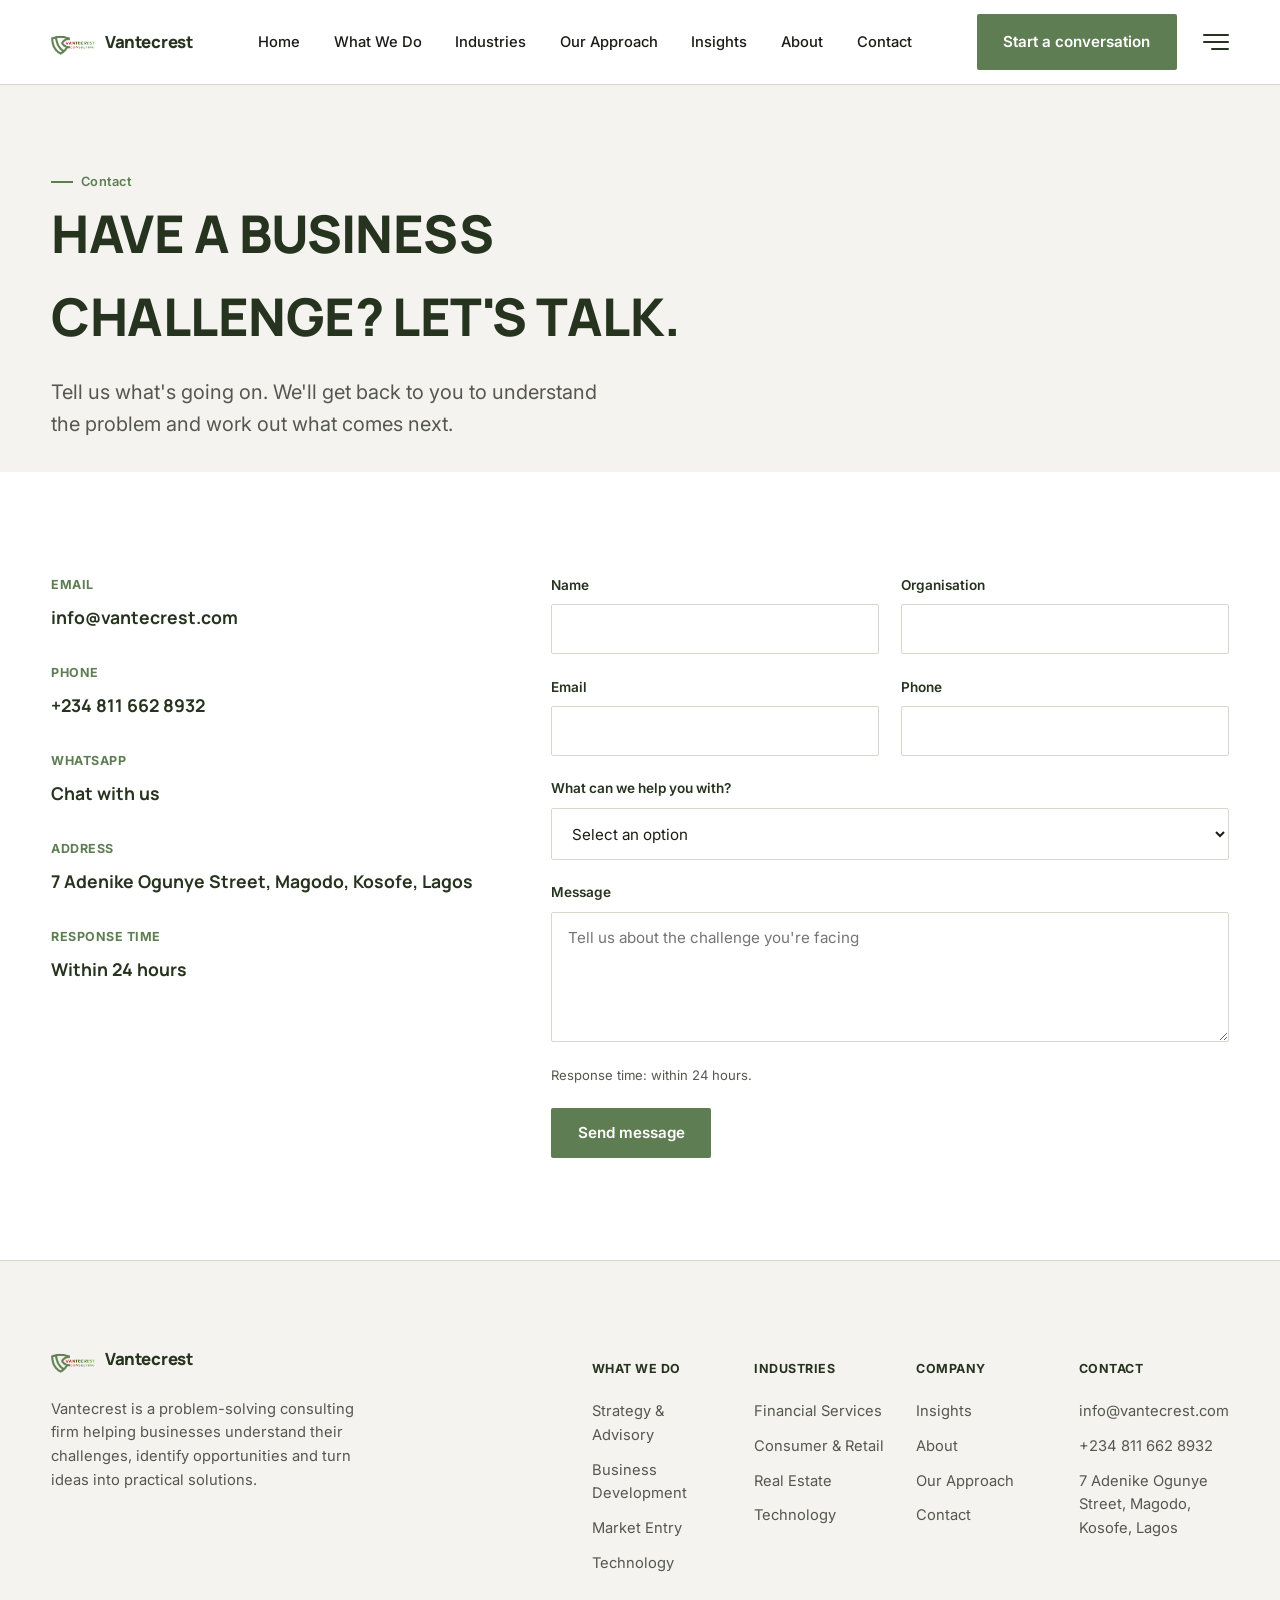
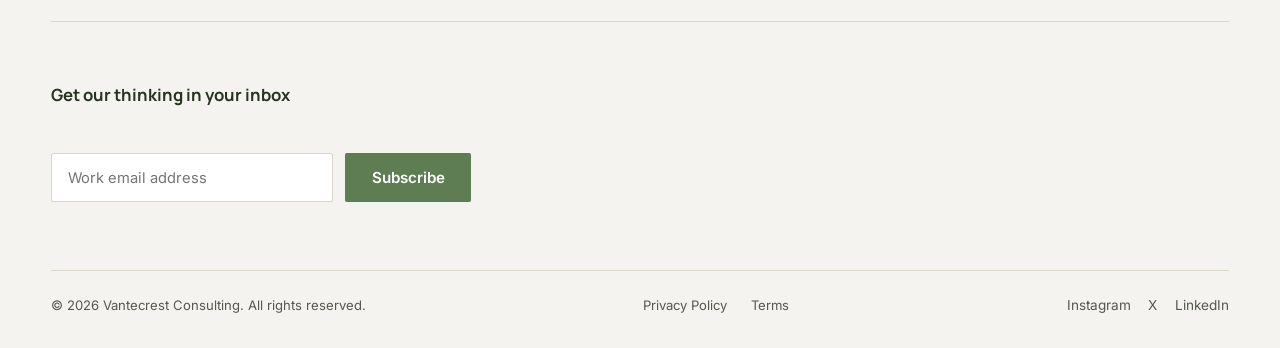
<file: contact.html>
<!doctype html>
<html lang="en">
<head>
<meta charset="UTF-8">
<meta name="viewport" content="width=device-width, initial-scale=1.0">
<title>Contact — Vantecrest Consulting</title>
<meta name="description" content="Tell Vantecrest about your business challenge. We'll get back to you to understand the problem and work out what comes next.">
<link rel="canonical" href="https://www.vantecrest.com/contact.html">
<meta property="og:type" content="website">
<meta property="og:title" content="Contact — Vantecrest Consulting">
<meta property="og:description" content="Start a conversation with Vantecrest about your business challenge.">
<meta property="og:image" content="logo.png">
<link rel="icon" href="logo.png">
<link rel="preconnect" href="https://fonts.googleapis.com">
<link rel="preconnect" href="https://fonts.gstatic.com" crossorigin>
<link href="https://fonts.googleapis.com/css2?family=Inter:wght@400;500;600;700&family=Manrope:wght@600;700;800&display=swap" rel="stylesheet">
<link rel="stylesheet" href="styles.css">
</head>
<body>

<a href="#main" class="visually-hidden-focusable" style="position:absolute;left:-9999px;top:0;">Skip to content</a>

<!-- ============================== HEADER ============================== -->
<header class="site-header">
  <div class="wrap">
    <a href="index.html" class="brand" aria-label="Vantecrest home">
      <img src="logo.png" alt="Vantecrest Consulting" width="34" height="34">
      <span>Vantecrest</span>
    </a>

    <nav class="main-nav" aria-label="Primary">
      <ul>
        <li><a href="index.html">Home</a></li>
        <li><a href="index.html#what-we-do">What We Do</a></li>
        <li><a href="index.html#industries">Industries</a></li>
        <li><a href="index.html#approach">Our Approach</a></li>
        <li><a href="index.html#insights">Insights</a></li>
        <li><a href="index.html#about">About</a></li>
        <li><a href="contact.html">Contact</a></li>
      </ul>
    </nav>

    <div class="header-actions">
      <a href="contact.html" class="btn btn--primary">Start a conversation</a>
      <button class="menu-toggle" id="menuToggle" aria-label="Open menu" aria-expanded="false" aria-controls="sidebar">
        <span></span><span></span><span></span>
      </button>
    </div>
  </div>
</header>

<!-- ============================== SIDEBAR ============================== -->
<div class="sidebar-overlay" id="sidebarOverlay"></div>
<aside class="sidebar" id="sidebar" aria-hidden="true">
  <div class="sidebar-head">
    <a href="index.html" class="brand">
      <img src="logo.png" alt="Vantecrest Consulting" width="30" height="30">
      <span>Vantecrest</span>
    </a>
    <button class="sidebar-close" id="sidebarClose" aria-label="Close menu"></button>
  </div>

  <div class="sidebar-body">
    <div class="sidebar-group">
      <div class="sidebar-group-title">What We Do</div>
      <a href="index.html#what-we-do">Strategy &amp; Business Advisory</a>
      <a href="index.html#what-we-do">Business Development &amp; Sales</a>
      <a href="index.html#what-we-do">Market Entry &amp; Expansion</a>
      <a href="index.html#what-we-do">Technology Development</a>
      <a href="index.html#what-we-do">Training &amp; Capacity Development</a>
      <a href="index.html#what-we-do">Research &amp; Insights</a>
    </div>

    <div class="sidebar-group">
      <div class="sidebar-group-title">Industries</div>
      <a href="index.html#industries">Financial Services</a>
      <a href="index.html#industries">Consumer &amp; Retail</a>
      <a href="index.html#industries">Real Estate &amp; Construction</a>
      <a href="index.html#industries">Healthcare</a>
      <a href="index.html#industries">Technology</a>
      <a href="index.html#industries">Agriculture</a>
      <a href="index.html#industries">Professional Services</a>
      <a href="index.html#industries">Government &amp; Development</a>
    </div>

    <div class="sidebar-group sidebar-group--links">
      <a href="index.html#approach">Our Approach</a>
      <a href="index.html#insights">Insights</a>
      <a href="index.html#about">About Vantecrest</a>
      <a href="contact.html">Contact</a>
    </div>
  </div>

  <div class="sidebar-foot">
    <a href="contact.html" class="btn btn--primary">Start a conversation →</a>
  </div>
</aside>

<main id="main">

  <section class="contact-hero">
    <div class="wrap">
      <span class="label">Contact</span>
      <h1>Have a business challenge? Let's talk.</h1>
      <p>Tell us what's going on. We'll get back to you to understand the problem and work out what comes next.</p>
    </div>
  </section>

  <section class="section">
    <div class="wrap">
      <div class="contact-layout">

        <div class="contact-info">
          <div class="contact-info-item">
            <h4>Email</h4>
            <a href="mailto:info@vantecrest.com">info@vantecrest.com</a>
          </div>
          <div class="contact-info-item">
            <h4>Phone</h4>
            <a href="tel:+2348116628932">+234 811 662 8932</a>
          </div>
          <div class="contact-info-item">
            <h4>WhatsApp</h4>
            <a href="https://wa.me/2348116628932" target="_blank" rel="noopener">Chat with us</a>
          </div>
          <div class="contact-info-item">
            <h4>Address</h4>
            <p>7 Adenike Ogunye Street, Magodo, Kosofe, Lagos</p>
          </div>
          <div class="contact-info-item">
            <h4>Response time</h4>
            <p>Within 24 hours</p>
          </div>
        </div>

        <div>
          <form class="contact-form" id="contactForm" novalidate>
            <div class="form-row">
              <div class="field">
                <label for="cf-name">Name</label>
                <input type="text" id="cf-name" name="name" required autocomplete="name">
              </div>
              <div class="field">
                <label for="cf-org">Organisation</label>
                <input type="text" id="cf-org" name="organisation" autocomplete="organization">
              </div>
            </div>

            <div class="form-row">
              <div class="field">
                <label for="cf-email">Email</label>
                <input type="email" id="cf-email" name="email" required autocomplete="email">
              </div>
              <div class="field">
                <label for="cf-phone">Phone</label>
                <input type="tel" id="cf-phone" name="phone" autocomplete="tel">
              </div>
            </div>

            <div class="field">
              <label for="cf-help">What can we help you with?</label>
              <select id="cf-help" name="help" required>
                <option value="" disabled selected>Select an option</option>
                <option>Strategy</option>
                <option>Business Development &amp; Sales</option>
                <option>Market Entry</option>
                <option>Technology</option>
                <option>Training</option>
                <option>Research</option>
                <option>Other</option>
              </select>
            </div>

            <div class="field">
              <label for="cf-message">Message</label>
              <textarea id="cf-message" name="message" required placeholder="Tell us about the challenge you're facing"></textarea>
            </div>

            <p class="form-note">Response time: within 24 hours.</p>

            <div>
              <button type="submit" class="btn btn--primary">Send message</button>
            </div>
          </form>

          <div class="form-success" id="formSuccess">
            <h3>Thank you for reaching out.</h3>
            <p>We'll get back to you within 24 hours.</p>
          </div>
        </div>

      </div>
    </div>
  </section>

</main>

<!-- ============================== FOOTER ============================== -->
<footer class="site-footer">
  <div class="wrap">
    <div class="footer-top">
      <div class="footer-brand">
        <a href="index.html" class="brand">
          <img src="logo.png" alt="Vantecrest Consulting" width="30" height="30">
          <span>Vantecrest</span>
        </a>
        <p>Vantecrest is a problem-solving consulting firm helping businesses understand their challenges, identify opportunities and turn ideas into practical solutions.</p>
      </div>

      <div class="footer-cols">
        <div class="footer-col">
          <h5>What We Do</h5>
          <a href="index.html#what-we-do">Strategy &amp; Advisory</a>
          <a href="index.html#what-we-do">Business Development</a>
          <a href="index.html#what-we-do">Market Entry</a>
          <a href="index.html#what-we-do">Technology</a>
        </div>
        <div class="footer-col">
          <h5>Industries</h5>
          <a href="index.html#industries">Financial Services</a>
          <a href="index.html#industries">Consumer &amp; Retail</a>
          <a href="index.html#industries">Real Estate</a>
          <a href="index.html#industries">Technology</a>
        </div>
        <div class="footer-col">
          <h5>Company</h5>
          <a href="index.html#insights">Insights</a>
          <a href="index.html#about">About</a>
          <a href="index.html#approach">Our Approach</a>
          <a href="contact.html">Contact</a>
        </div>
        <div class="footer-col">
          <h5>Contact</h5>
          <a href="mailto:info@vantecrest.com">info@vantecrest.com</a>
          <a href="tel:+2348116628932">+234 811 662 8932</a>
          <span>7 Adenike Ogunye Street, Magodo, Kosofe, Lagos</span>
        </div>
      </div>
    </div>

    <div class="footer-newsletter">
      <h5>Get our thinking in your inbox</h5>
      <form class="newsletter-form" id="newsletterForm">
        <input type="email" required placeholder="Work email address" aria-label="Email address">
        <button type="submit" class="btn btn--primary">Subscribe</button>
      </form>
      <p class="newsletter-note" id="newsletterNote"></p>
    </div>

    <div class="footer-bottom">
      <span>© <span id="year"></span> Vantecrest Consulting. All rights reserved.</span>
      <div class="footer-legal">
        <a href="#">Privacy Policy</a>
        <a href="#">Terms</a>
      </div>
      <div class="footer-social">
        <a href="https://www.instagram.com/vantecrest/" target="_blank" rel="noopener" aria-label="Vantecrest on Instagram">Instagram</a>
        <a href="https://x.com/VanteCrest" target="_blank" rel="noopener" aria-label="Vantecrest on X">X</a>
        <a href="https://www.linkedin.com/company/vantecrest-consulting/" target="_blank" rel="noopener" aria-label="Vantecrest on LinkedIn">LinkedIn</a>
      </div>
    </div>
  </div>
</footer>

<script src="script.js"></script>
</body>
</html>
</file>
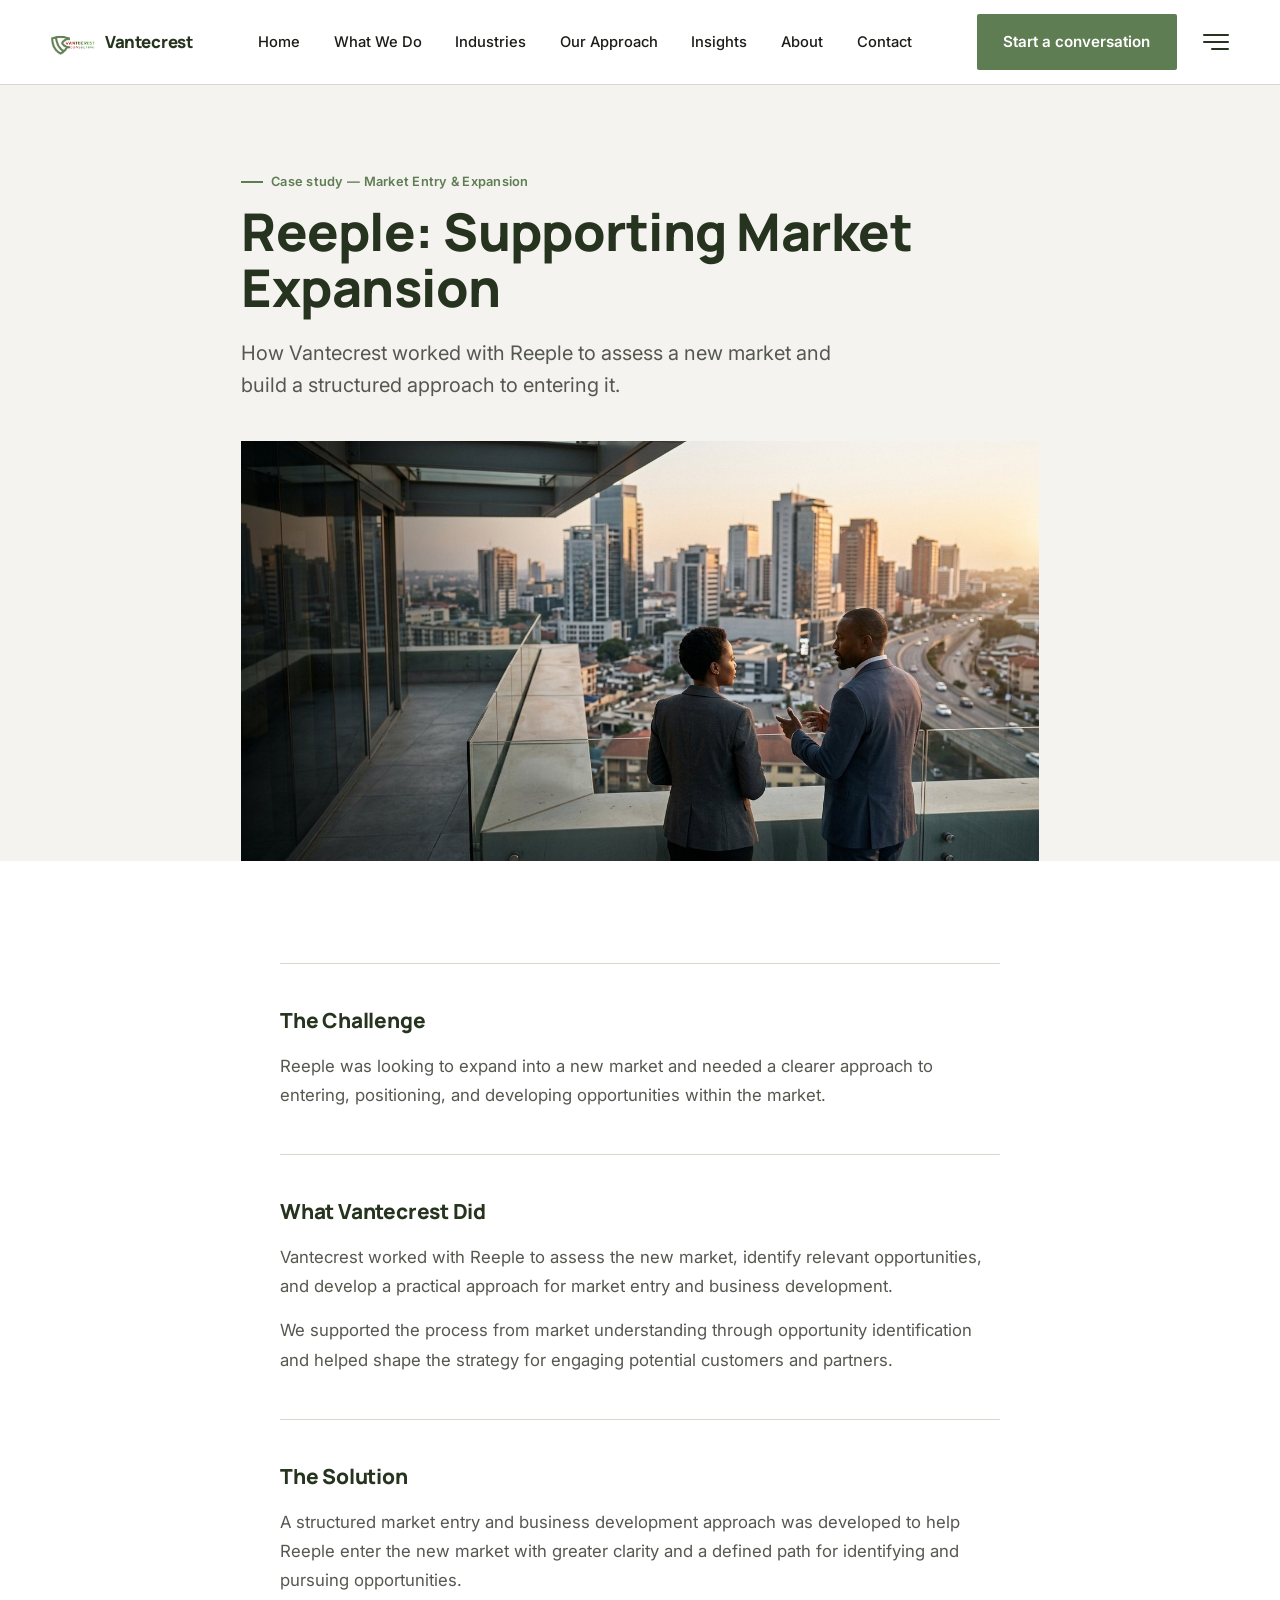
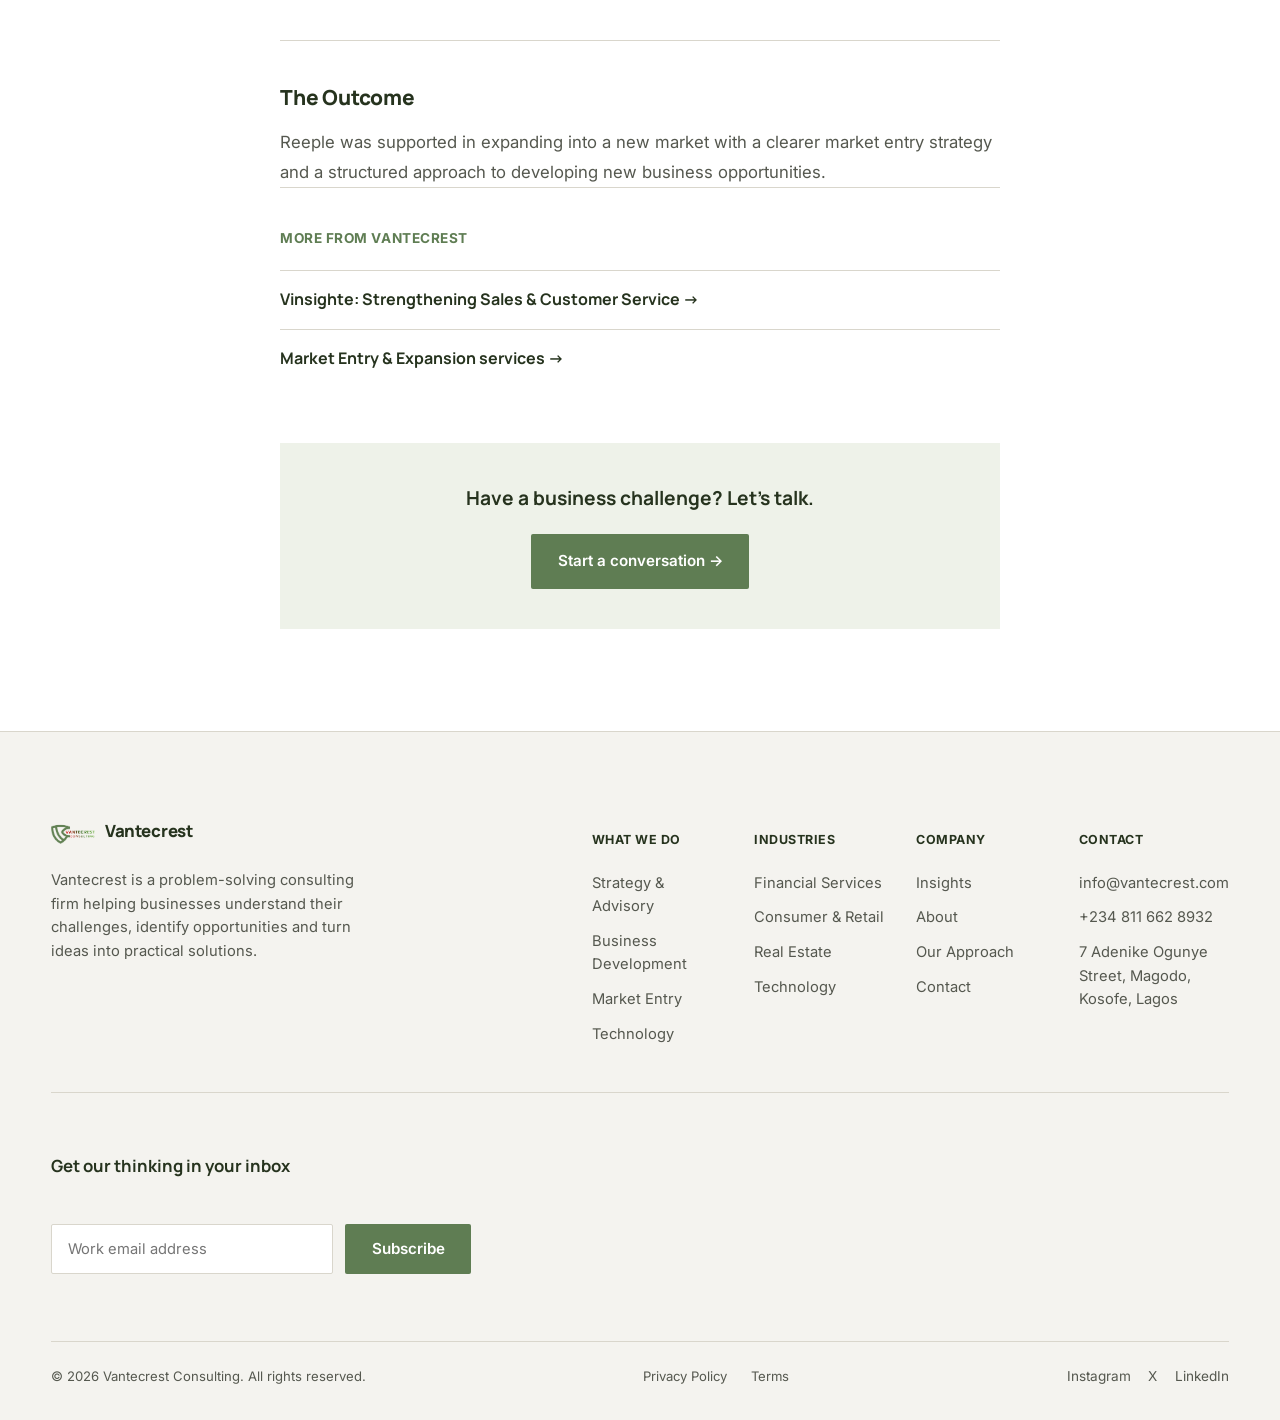
<file: case-studies/reeple.html>
<!doctype html>
<html lang="en">
<head>
<meta charset="UTF-8">
<meta name="viewport" content="width=device-width, initial-scale=1.0">
<title>Reeple: Supporting Market Expansion — Vantecrest Consulting</title>
<meta name="description" content="How Vantecrest worked with Reeple to assess a new market and build a structured approach to market entry and business development.">
<link rel="icon" href="../logo.png">
<link rel="preconnect" href="https://fonts.googleapis.com">
<link rel="preconnect" href="https://fonts.gstatic.com" crossorigin>
<link href="https://fonts.googleapis.com/css2?family=Inter:wght@400;500;600;700&family=Manrope:wght@600;700;800&display=swap" rel="stylesheet">
<link rel="stylesheet" href="../styles.css">
</head>
<body>

<header class="site-header">

  <div class="wrap">
    <a href="../index.html" class="brand" aria-label="Vantecrest home">
      <img src="../logo.png" alt="Vantecrest Consulting" width="34" height="34">
      <span>Vantecrest</span>
    </a>

    <nav class="main-nav" aria-label="Primary">
      <ul>
        <li><a href="../index.html">Home</a></li>
        <li><a href="../index.html#what-we-do">What We Do</a></li>
        <li><a href="../index.html#industries">Industries</a></li>
        <li><a href="../index.html#approach">Our Approach</a></li>
        <li><a href="../index.html#insights">Insights</a></li>
        <li><a href="../index.html#about">About</a></li>
        <li><a href="../contact.html">Contact</a></li>
      </ul>
    </nav>

    <div class="header-actions">
      <a href="../contact.html" class="btn btn--primary">Start a conversation</a>
      <button class="menu-toggle" id="menuToggle" aria-label="Open menu" aria-expanded="false" aria-controls="sidebar">
        <span></span><span></span><span></span>
      </button>
    </div>
  </div>

</header>

<div class="sidebar-overlay" id="sidebarOverlay"></div>
<aside class="sidebar" id="sidebar" aria-hidden="true">
  <div class="sidebar-head">
    <a href="../index.html" class="brand">
      <img src="../logo.png" alt="Vantecrest Consulting" width="30" height="30">
      <span>Vantecrest</span>
    </a>
    <button class="sidebar-close" id="sidebarClose" aria-label="Close menu"></button>
  </div>

  <div class="sidebar-body">
    <div class="sidebar-group">
      <div class="sidebar-group-title">What We Do</div>
      <a href="../index.html#what-we-do">Strategy &amp; Business Advisory</a>
      <a href="../index.html#what-we-do">Business Development &amp; Sales</a>
      <a href="../index.html#what-we-do">Market Entry &amp; Expansion</a>
      <a href="../index.html#what-we-do">Technology Development</a>
      <a href="../index.html#what-we-do">Training &amp; Capacity Development</a>
      <a href="../index.html#what-we-do">Research &amp; Insights</a>
    </div>

    <div class="sidebar-group">
      <div class="sidebar-group-title">Industries</div>
      <a href="../index.html#industries">Financial Services</a>
      <a href="../index.html#industries">Consumer &amp; Retail</a>
      <a href="../index.html#industries">Real Estate &amp; Construction</a>
      <a href="../index.html#industries">Healthcare</a>
      <a href="../index.html#industries">Technology</a>
      <a href="../index.html#industries">Agriculture</a>
      <a href="../index.html#industries">Professional Services</a>
      <a href="../index.html#industries">Government &amp; Development</a>
    </div>

    <div class="sidebar-group sidebar-group--links">
      <a href="../index.html#approach">Our Approach</a>
      <a href="../index.html#insights">Insights</a>
      <a href="../index.html#about">About Vantecrest</a>
      <a href="../contact.html">Contact</a>
    </div>
  </div>

  <div class="sidebar-foot">
    <a href="../contact.html" class="btn btn--primary">Start a conversation →</a>
  </div>
</aside>

<main id="main">

  <section class="article-hero">
    <div class="wrap">
      <span class="label">Case study — Market Entry &amp; Expansion</span>
      <h1>Reeple: Supporting Market Expansion</h1>
      <p class="excerpt">How Vantecrest worked with Reeple to assess a new market and build a structured approach to entering it.</p>
      <img class="article-hero-image" src="../balcony-conversation.jpg" alt="Two colleagues discussing strategy overlooking the city" loading="lazy">
    </div>
  </section>

  <section class="section">
    <div class="wrap">

      <div class="case-block">
        <h2>The Challenge</h2>
        <p>Reeple was looking to expand into a new market and needed a clearer approach to entering, positioning, and developing opportunities within the market.</p>
      </div>

      <div class="case-block">
        <h2>What Vantecrest Did</h2>
        <p>Vantecrest worked with Reeple to assess the new market, identify relevant opportunities, and develop a practical approach for market entry and business development.</p>
        <p>We supported the process from market understanding through opportunity identification and helped shape the strategy for engaging potential customers and partners.</p>
      </div>

      <div class="case-block">
        <h2>The Solution</h2>
        <p>A structured market entry and business development approach was developed to help Reeple enter the new market with greater clarity and a defined path for identifying and pursuing opportunities.</p>
      </div>

      <div class="case-block">
        <h2>The Outcome</h2>
        <p>Reeple was supported in expanding into a new market with a clearer market entry strategy and a structured approach to developing new business opportunities.</p>
      </div>

      <div class="related-insights">
        <h3>More from Vantecrest</h3>
        <a href="vinsighte.html">Vinsighte: Strengthening Sales &amp; Customer Service →</a>
        <a href="../index.html#what-we-do">Market Entry &amp; Expansion services →</a>
      </div>

      <div class="article-cta">
        <p>Have a business challenge? Let's talk.</p>
        <a href="../contact.html" class="btn btn--primary">Start a conversation →</a>
      </div>

    </div>
  </section>

</main>

<footer class="site-footer">

  <div class="wrap">
    <div class="footer-top">
      <div class="footer-brand">
        <a href="../index.html" class="brand">
          <img src="../logo.png" alt="Vantecrest Consulting" width="30" height="30">
          <span>Vantecrest</span>
        </a>
        <p>Vantecrest is a problem-solving consulting firm helping businesses understand their challenges, identify opportunities and turn ideas into practical solutions.</p>
      </div>

      <div class="footer-cols">
        <div class="footer-col">
          <h5>What We Do</h5>
          <a href="../index.html#what-we-do">Strategy &amp; Advisory</a>
          <a href="../index.html#what-we-do">Business Development</a>
          <a href="../index.html#what-we-do">Market Entry</a>
          <a href="../index.html#what-we-do">Technology</a>
        </div>
        <div class="footer-col">
          <h5>Industries</h5>
          <a href="../index.html#industries">Financial Services</a>
          <a href="../index.html#industries">Consumer &amp; Retail</a>
          <a href="../index.html#industries">Real Estate</a>
          <a href="../index.html#industries">Technology</a>
        </div>
        <div class="footer-col">
          <h5>Company</h5>
          <a href="../index.html#insights">Insights</a>
          <a href="../index.html#about">About</a>
          <a href="../index.html#approach">Our Approach</a>
          <a href="../contact.html">Contact</a>
        </div>
        <div class="footer-col">
          <h5>Contact</h5>
          <a href="mailto:info@vantecrest.com">info@vantecrest.com</a>
          <a href="tel:+2348116628932">+234 811 662 8932</a>
          <span>7 Adenike Ogunye Street, Magodo, Kosofe, Lagos</span>
        </div>
      </div>
    </div>

    <div class="footer-newsletter">
      <h5>Get our thinking in your inbox</h5>
      <form class="newsletter-form" id="newsletterForm">
        <input type="email" required placeholder="Work email address" aria-label="Email address">
        <button type="submit" class="btn btn--primary">Subscribe</button>
      </form>
      <p class="newsletter-note" id="newsletterNote"></p>
    </div>

    <div class="footer-bottom">
      <span>© <span id="year"></span> Vantecrest Consulting. All rights reserved.</span>
      <div class="footer-legal">
        <a href="#">Privacy Policy</a>
        <a href="#">Terms</a>
      </div>
      <div class="footer-social">
        <a href="https://www.instagram.com/vantecrest/" target="_blank" rel="noopener" aria-label="Vantecrest on Instagram">Instagram</a>
        <a href="https://x.com/VanteCrest" target="_blank" rel="noopener" aria-label="Vantecrest on X">X</a>
        <a href="https://www.linkedin.com/company/vantecrest-consulting/" target="_blank" rel="noopener" aria-label="Vantecrest on LinkedIn">LinkedIn</a>
      </div>
    </div>
  </div>

</footer>

<script src="../script.js"></script>
</body>
</html>
</file>
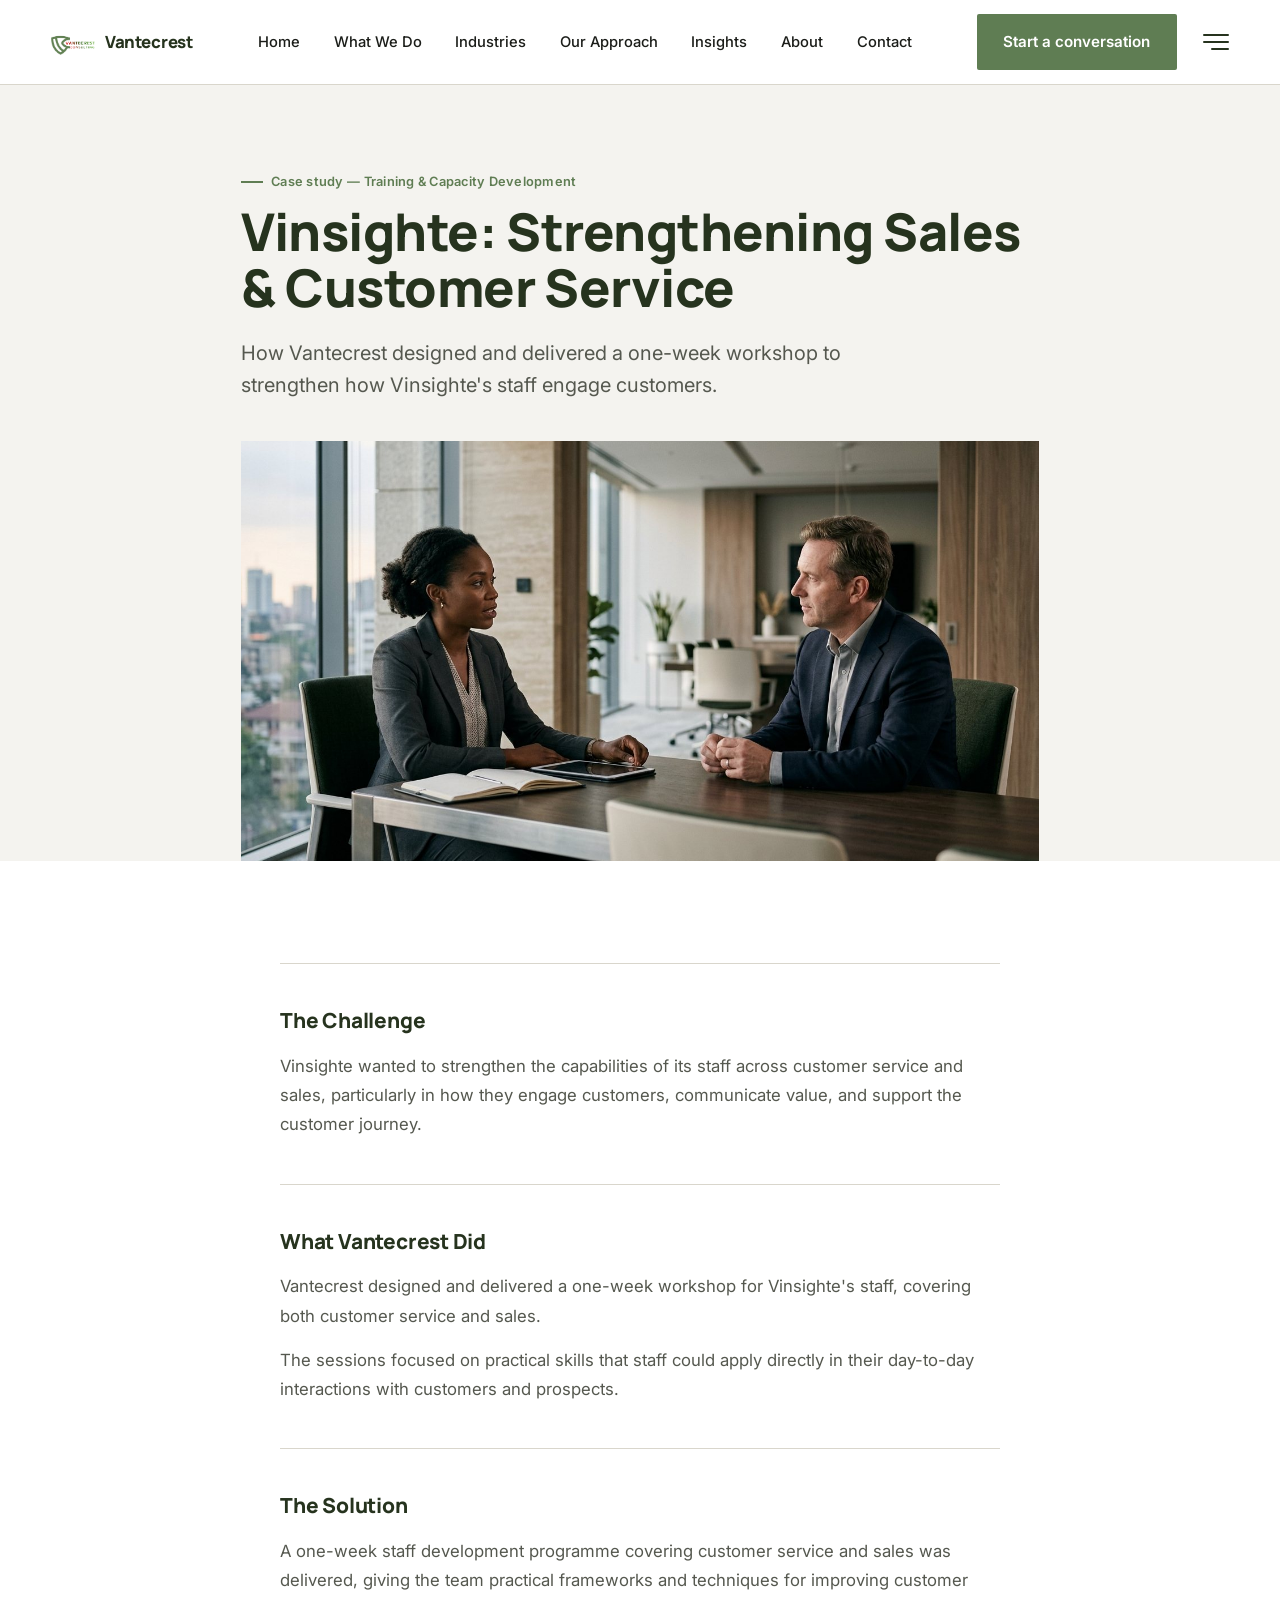
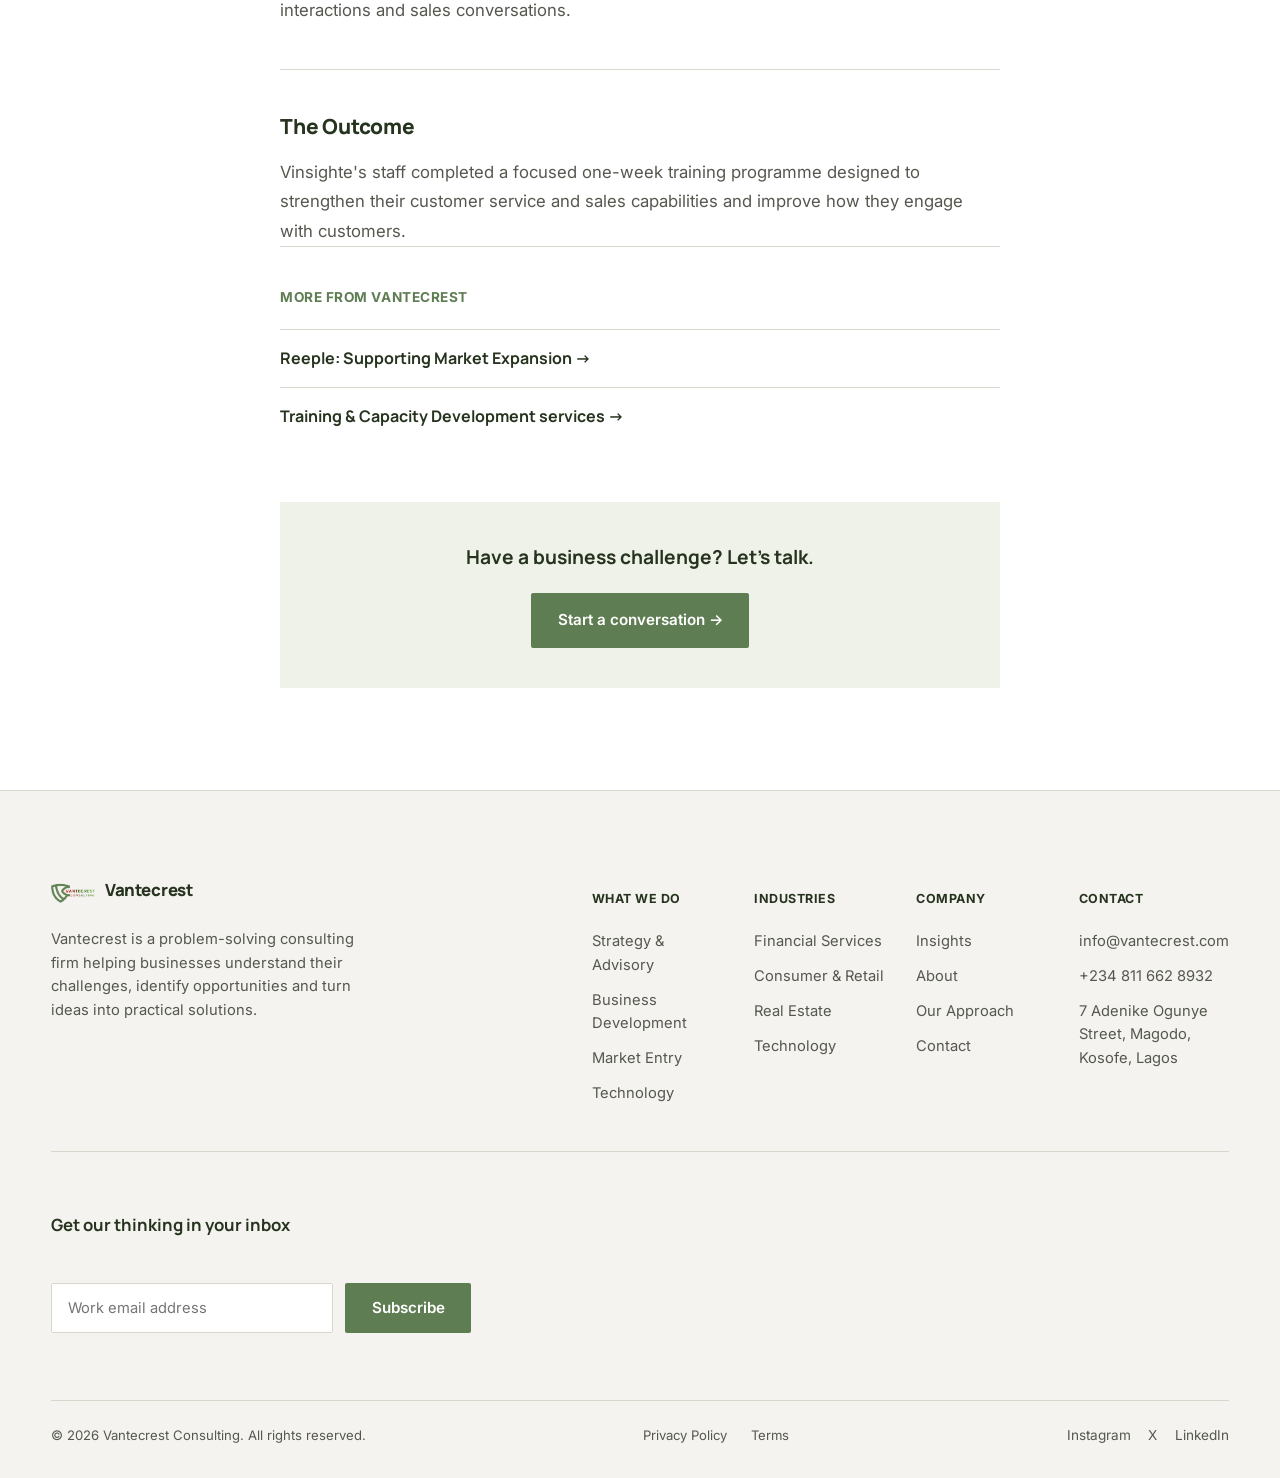
<file: case-studies/vinsighte.html>
<!doctype html>
<html lang="en">
<head>
<meta charset="UTF-8">
<meta name="viewport" content="width=device-width, initial-scale=1.0">
<title>Vinsighte: Strengthening Sales & Customer Service — Vantecrest Consulting</title>
<meta name="description" content="How Vantecrest designed and delivered a one-week workshop to strengthen how Vinsighte's staff engage customers and manage sales conversations.">
<link rel="icon" href="../logo.png">
<link rel="preconnect" href="https://fonts.googleapis.com">
<link rel="preconnect" href="https://fonts.gstatic.com" crossorigin>
<link href="https://fonts.googleapis.com/css2?family=Inter:wght@400;500;600;700&family=Manrope:wght@600;700;800&display=swap" rel="stylesheet">
<link rel="stylesheet" href="../styles.css">
</head>
<body>

<header class="site-header">

  <div class="wrap">
    <a href="../index.html" class="brand" aria-label="Vantecrest home">
      <img src="../logo.png" alt="Vantecrest Consulting" width="34" height="34">
      <span>Vantecrest</span>
    </a>

    <nav class="main-nav" aria-label="Primary">
      <ul>
        <li><a href="../index.html">Home</a></li>
        <li><a href="../index.html#what-we-do">What We Do</a></li>
        <li><a href="../index.html#industries">Industries</a></li>
        <li><a href="../index.html#approach">Our Approach</a></li>
        <li><a href="../index.html#insights">Insights</a></li>
        <li><a href="../index.html#about">About</a></li>
        <li><a href="../contact.html">Contact</a></li>
      </ul>
    </nav>

    <div class="header-actions">
      <a href="../contact.html" class="btn btn--primary">Start a conversation</a>
      <button class="menu-toggle" id="menuToggle" aria-label="Open menu" aria-expanded="false" aria-controls="sidebar">
        <span></span><span></span><span></span>
      </button>
    </div>
  </div>

</header>

<div class="sidebar-overlay" id="sidebarOverlay"></div>
<aside class="sidebar" id="sidebar" aria-hidden="true">
  <div class="sidebar-head">
    <a href="../index.html" class="brand">
      <img src="../logo.png" alt="Vantecrest Consulting" width="30" height="30">
      <span>Vantecrest</span>
    </a>
    <button class="sidebar-close" id="sidebarClose" aria-label="Close menu"></button>
  </div>

  <div class="sidebar-body">
    <div class="sidebar-group">
      <div class="sidebar-group-title">What We Do</div>
      <a href="../index.html#what-we-do">Strategy &amp; Business Advisory</a>
      <a href="../index.html#what-we-do">Business Development &amp; Sales</a>
      <a href="../index.html#what-we-do">Market Entry &amp; Expansion</a>
      <a href="../index.html#what-we-do">Technology Development</a>
      <a href="../index.html#what-we-do">Training &amp; Capacity Development</a>
      <a href="../index.html#what-we-do">Research &amp; Insights</a>
    </div>

    <div class="sidebar-group">
      <div class="sidebar-group-title">Industries</div>
      <a href="../index.html#industries">Financial Services</a>
      <a href="../index.html#industries">Consumer &amp; Retail</a>
      <a href="../index.html#industries">Real Estate &amp; Construction</a>
      <a href="../index.html#industries">Healthcare</a>
      <a href="../index.html#industries">Technology</a>
      <a href="../index.html#industries">Agriculture</a>
      <a href="../index.html#industries">Professional Services</a>
      <a href="../index.html#industries">Government &amp; Development</a>
    </div>

    <div class="sidebar-group sidebar-group--links">
      <a href="../index.html#approach">Our Approach</a>
      <a href="../index.html#insights">Insights</a>
      <a href="../index.html#about">About Vantecrest</a>
      <a href="../contact.html">Contact</a>
    </div>
  </div>

  <div class="sidebar-foot">
    <a href="../contact.html" class="btn btn--primary">Start a conversation →</a>
  </div>
</aside>

<main id="main">

  <section class="article-hero">
    <div class="wrap">
      <span class="label">Case study — Training &amp; Capacity Development</span>
      <h1>Vinsighte: Strengthening Sales &amp; Customer Service</h1>
      <p class="excerpt">How Vantecrest designed and delivered a one-week workshop to strengthen how Vinsighte's staff engage customers.</p>
      <img class="article-hero-image" src="../vinsighte-consult.jpg" alt="Two colleagues in a consulting conversation" loading="lazy">
    </div>
  </section>

  <section class="section">
    <div class="wrap">

      <div class="case-block">
        <h2>The Challenge</h2>
        <p>Vinsighte wanted to strengthen the capabilities of its staff across customer service and sales, particularly in how they engage customers, communicate value, and support the customer journey.</p>
      </div>

      <div class="case-block">
        <h2>What Vantecrest Did</h2>
        <p>Vantecrest designed and delivered a one-week workshop for Vinsighte's staff, covering both customer service and sales.</p>
        <p>The sessions focused on practical skills that staff could apply directly in their day-to-day interactions with customers and prospects.</p>
      </div>

      <div class="case-block">
        <h2>The Solution</h2>
        <p>A one-week staff development programme covering customer service and sales was delivered, giving the team practical frameworks and techniques for improving customer interactions and sales conversations.</p>
      </div>

      <div class="case-block">
        <h2>The Outcome</h2>
        <p>Vinsighte's staff completed a focused one-week training programme designed to strengthen their customer service and sales capabilities and improve how they engage with customers.</p>
      </div>

      <div class="related-insights">
        <h3>More from Vantecrest</h3>
        <a href="reeple.html">Reeple: Supporting Market Expansion →</a>
        <a href="../index.html#what-we-do">Training &amp; Capacity Development services →</a>
      </div>

      <div class="article-cta">
        <p>Have a business challenge? Let's talk.</p>
        <a href="../contact.html" class="btn btn--primary">Start a conversation →</a>
      </div>

    </div>
  </section>

</main>

<footer class="site-footer">

  <div class="wrap">
    <div class="footer-top">
      <div class="footer-brand">
        <a href="../index.html" class="brand">
          <img src="../logo.png" alt="Vantecrest Consulting" width="30" height="30">
          <span>Vantecrest</span>
        </a>
        <p>Vantecrest is a problem-solving consulting firm helping businesses understand their challenges, identify opportunities and turn ideas into practical solutions.</p>
      </div>

      <div class="footer-cols">
        <div class="footer-col">
          <h5>What We Do</h5>
          <a href="../index.html#what-we-do">Strategy &amp; Advisory</a>
          <a href="../index.html#what-we-do">Business Development</a>
          <a href="../index.html#what-we-do">Market Entry</a>
          <a href="../index.html#what-we-do">Technology</a>
        </div>
        <div class="footer-col">
          <h5>Industries</h5>
          <a href="../index.html#industries">Financial Services</a>
          <a href="../index.html#industries">Consumer &amp; Retail</a>
          <a href="../index.html#industries">Real Estate</a>
          <a href="../index.html#industries">Technology</a>
        </div>
        <div class="footer-col">
          <h5>Company</h5>
          <a href="../index.html#insights">Insights</a>
          <a href="../index.html#about">About</a>
          <a href="../index.html#approach">Our Approach</a>
          <a href="../contact.html">Contact</a>
        </div>
        <div class="footer-col">
          <h5>Contact</h5>
          <a href="mailto:info@vantecrest.com">info@vantecrest.com</a>
          <a href="tel:+2348116628932">+234 811 662 8932</a>
          <span>7 Adenike Ogunye Street, Magodo, Kosofe, Lagos</span>
        </div>
      </div>
    </div>

    <div class="footer-newsletter">
      <h5>Get our thinking in your inbox</h5>
      <form class="newsletter-form" id="newsletterForm">
        <input type="email" required placeholder="Work email address" aria-label="Email address">
        <button type="submit" class="btn btn--primary">Subscribe</button>
      </form>
      <p class="newsletter-note" id="newsletterNote"></p>
    </div>

    <div class="footer-bottom">
      <span>© <span id="year"></span> Vantecrest Consulting. All rights reserved.</span>
      <div class="footer-legal">
        <a href="#">Privacy Policy</a>
        <a href="#">Terms</a>
      </div>
      <div class="footer-social">
        <a href="https://www.instagram.com/vantecrest/" target="_blank" rel="noopener" aria-label="Vantecrest on Instagram">Instagram</a>
        <a href="https://x.com/VanteCrest" target="_blank" rel="noopener" aria-label="Vantecrest on X">X</a>
        <a href="https://www.linkedin.com/company/vantecrest-consulting/" target="_blank" rel="noopener" aria-label="Vantecrest on LinkedIn">LinkedIn</a>
      </div>
    </div>
  </div>

</footer>

<script src="../script.js"></script>
</body>
</html>
</file>
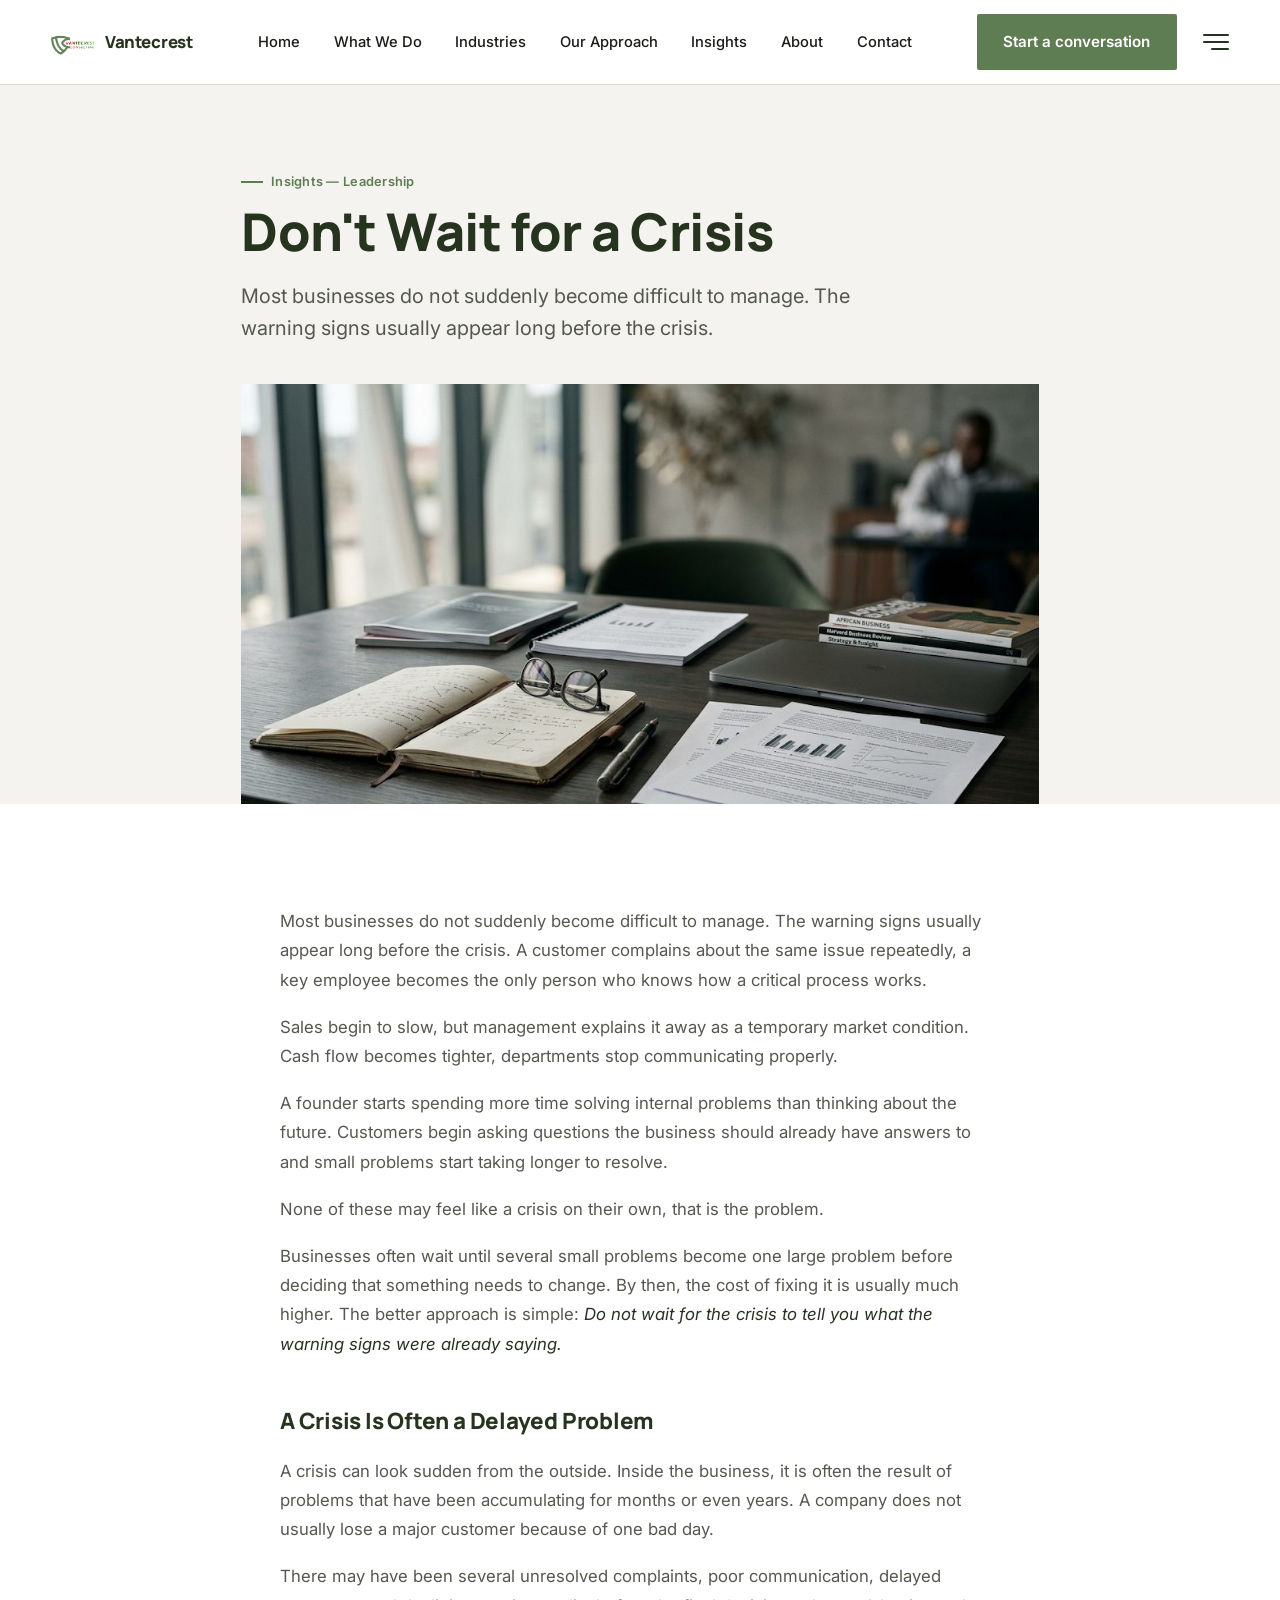
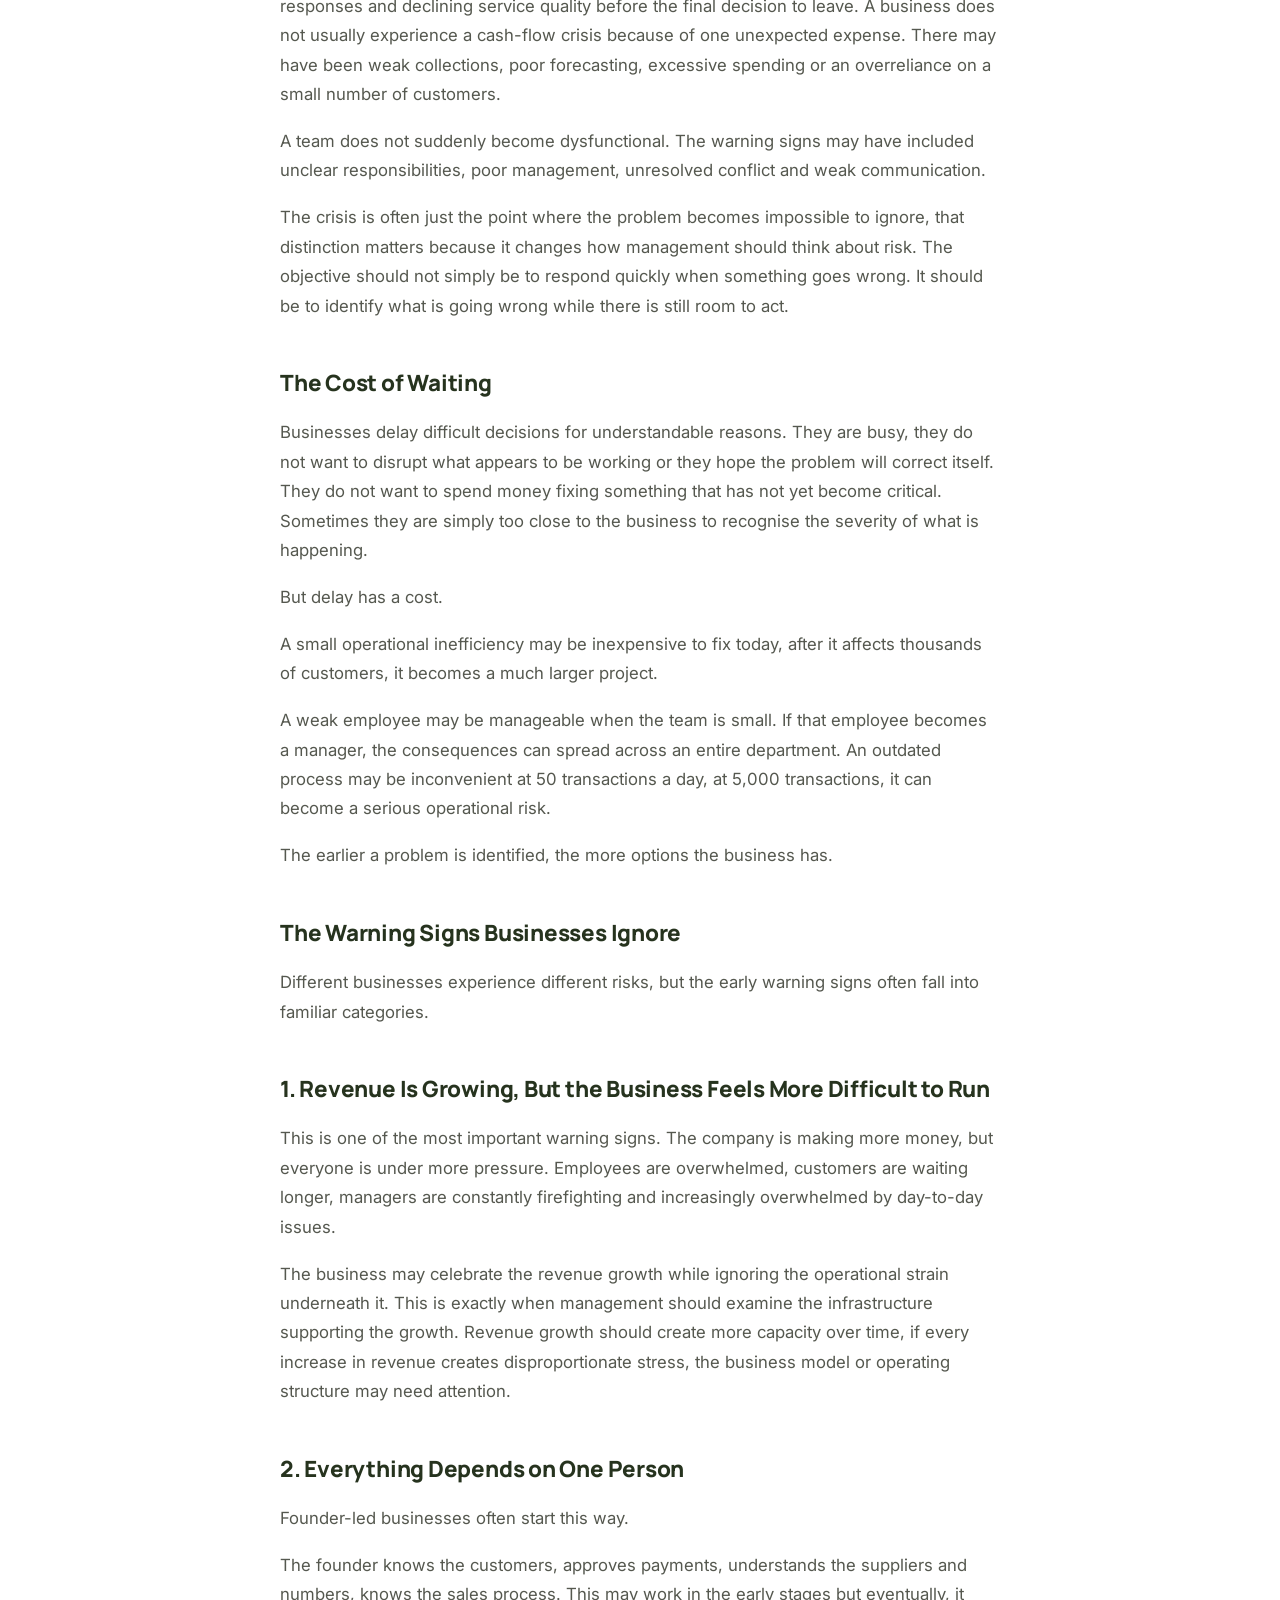
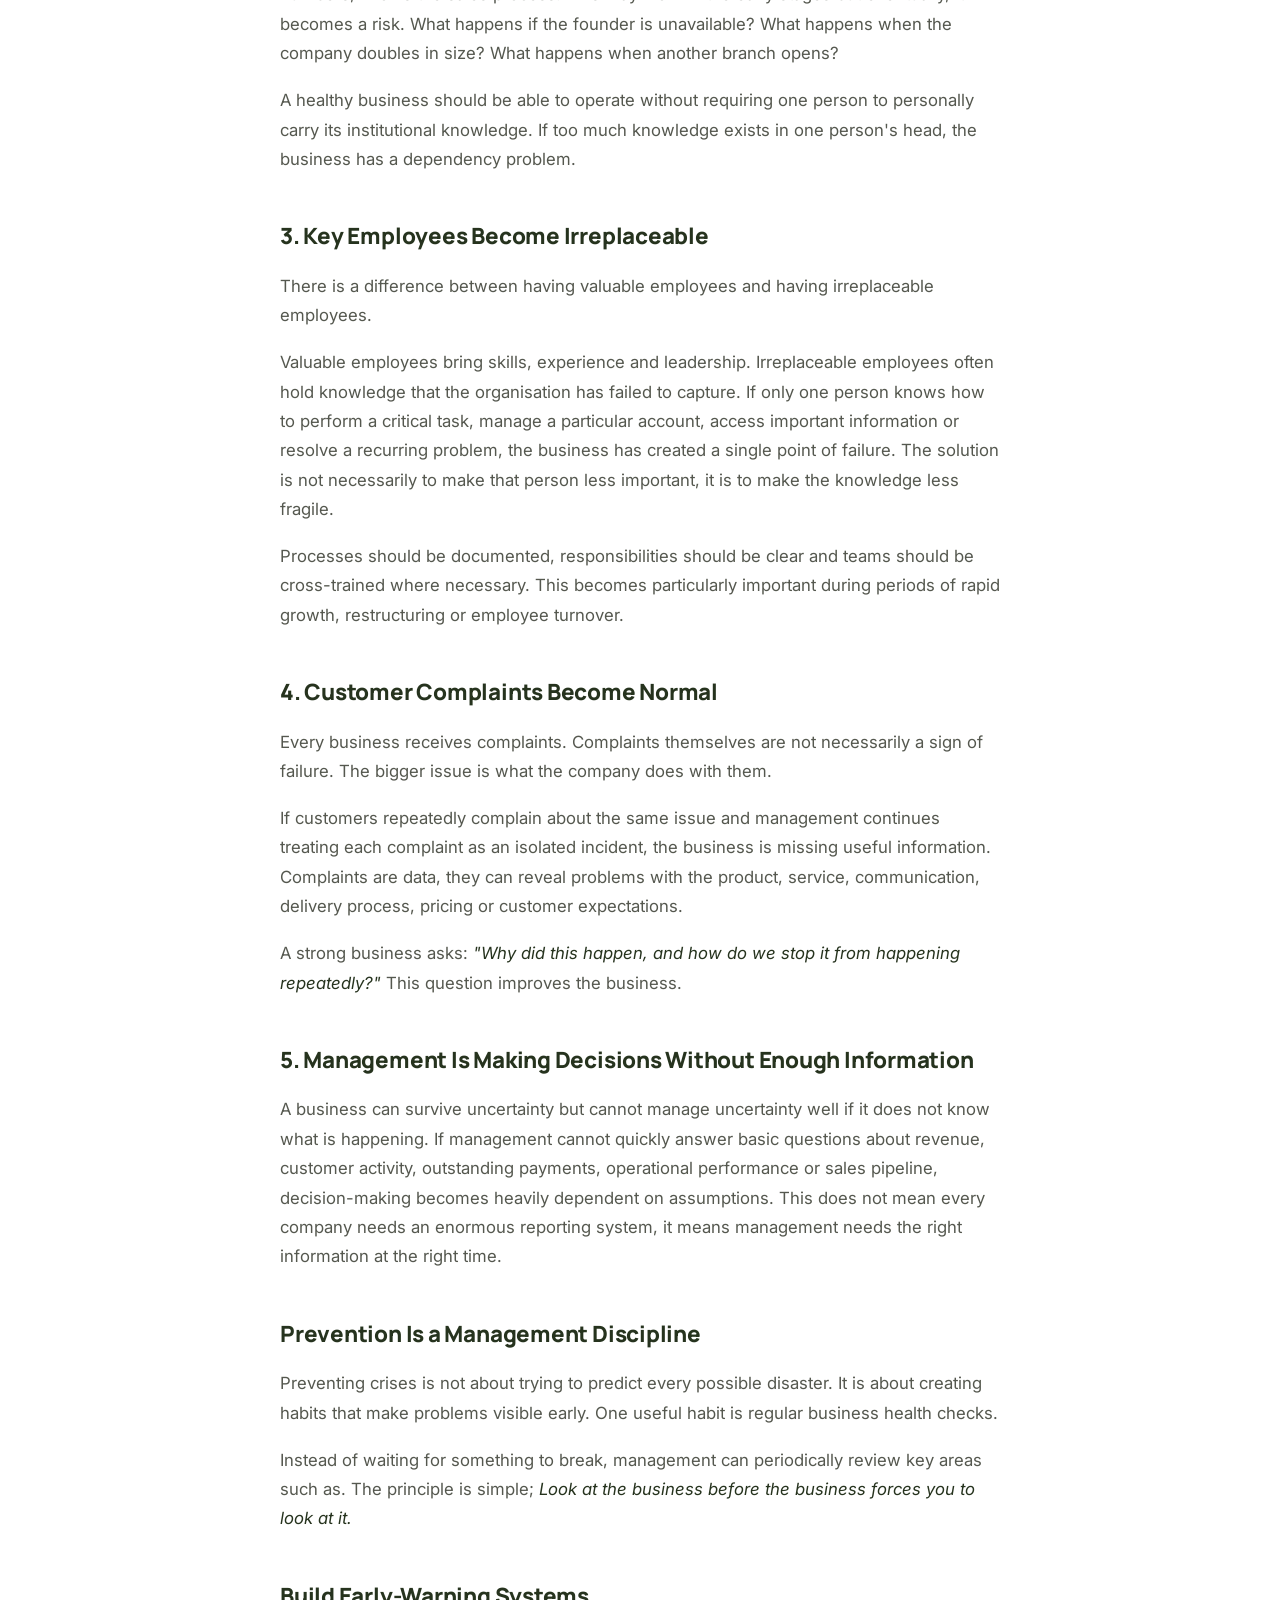
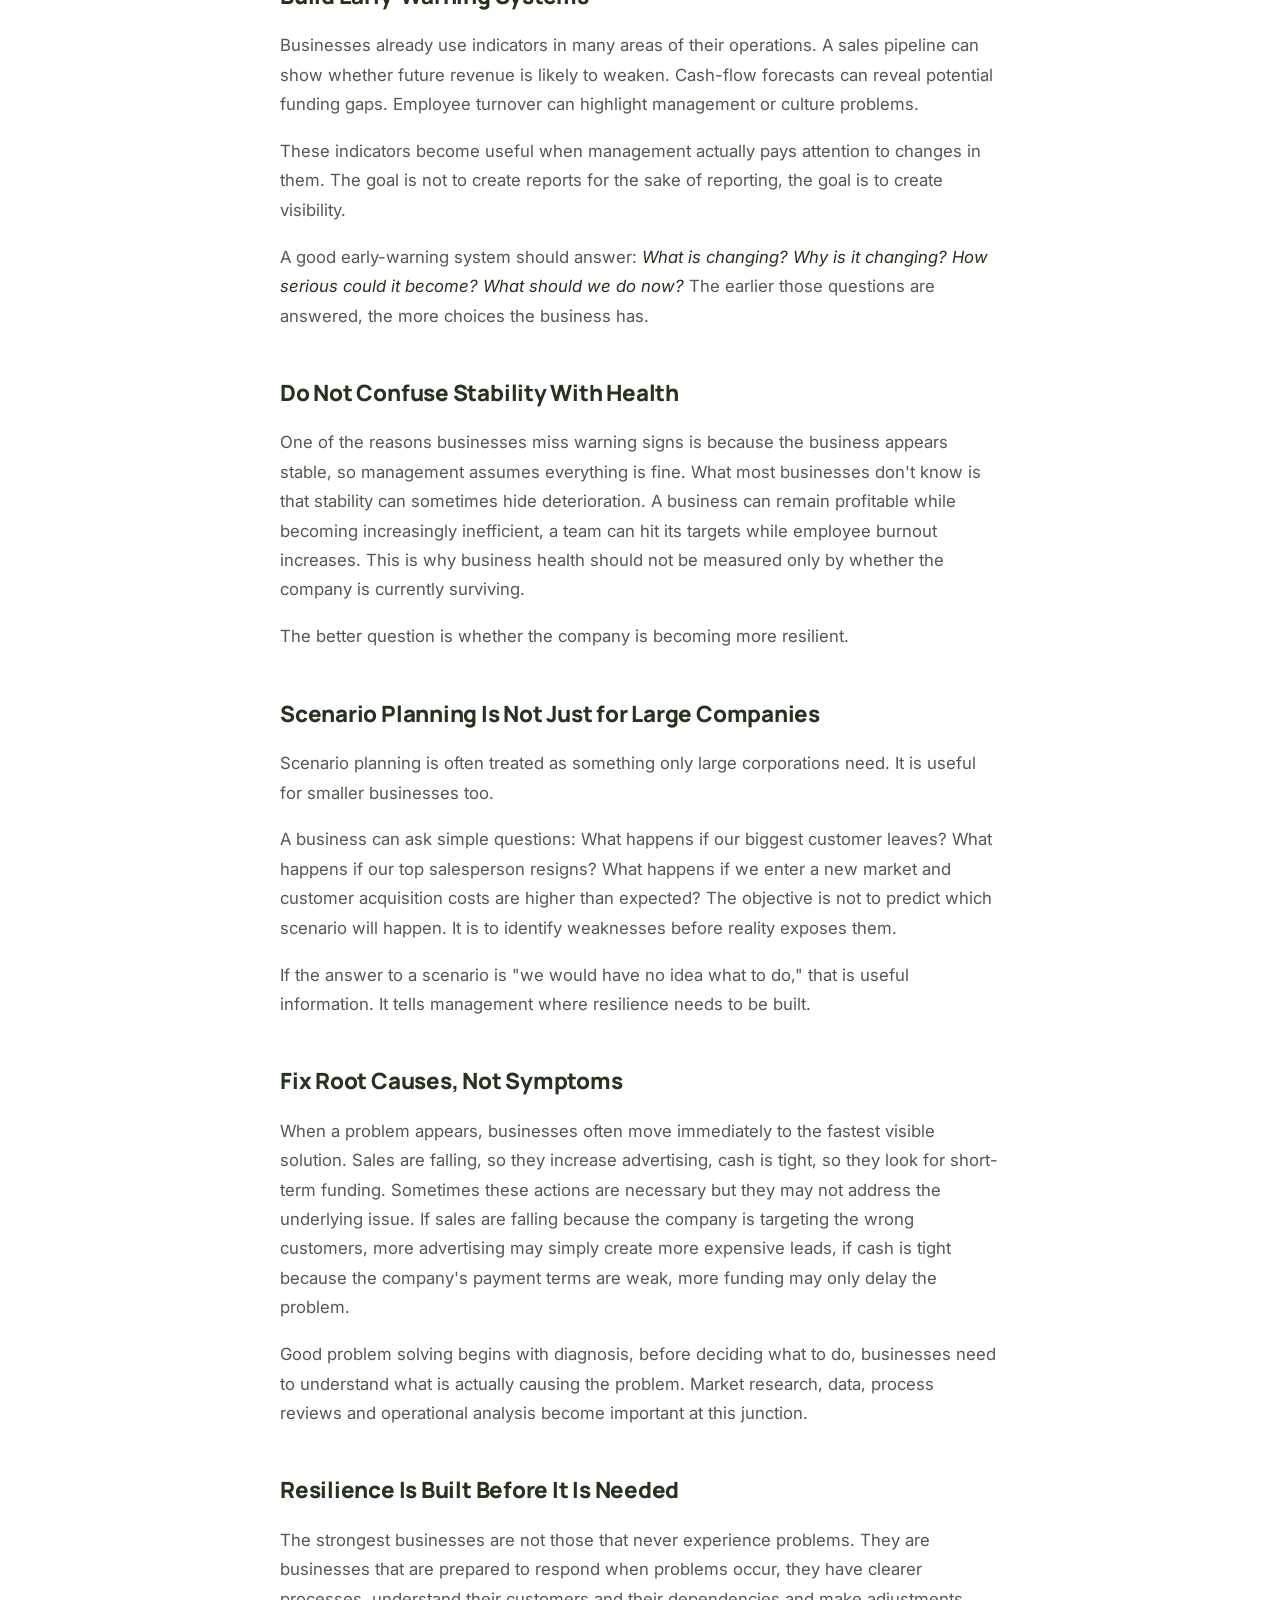
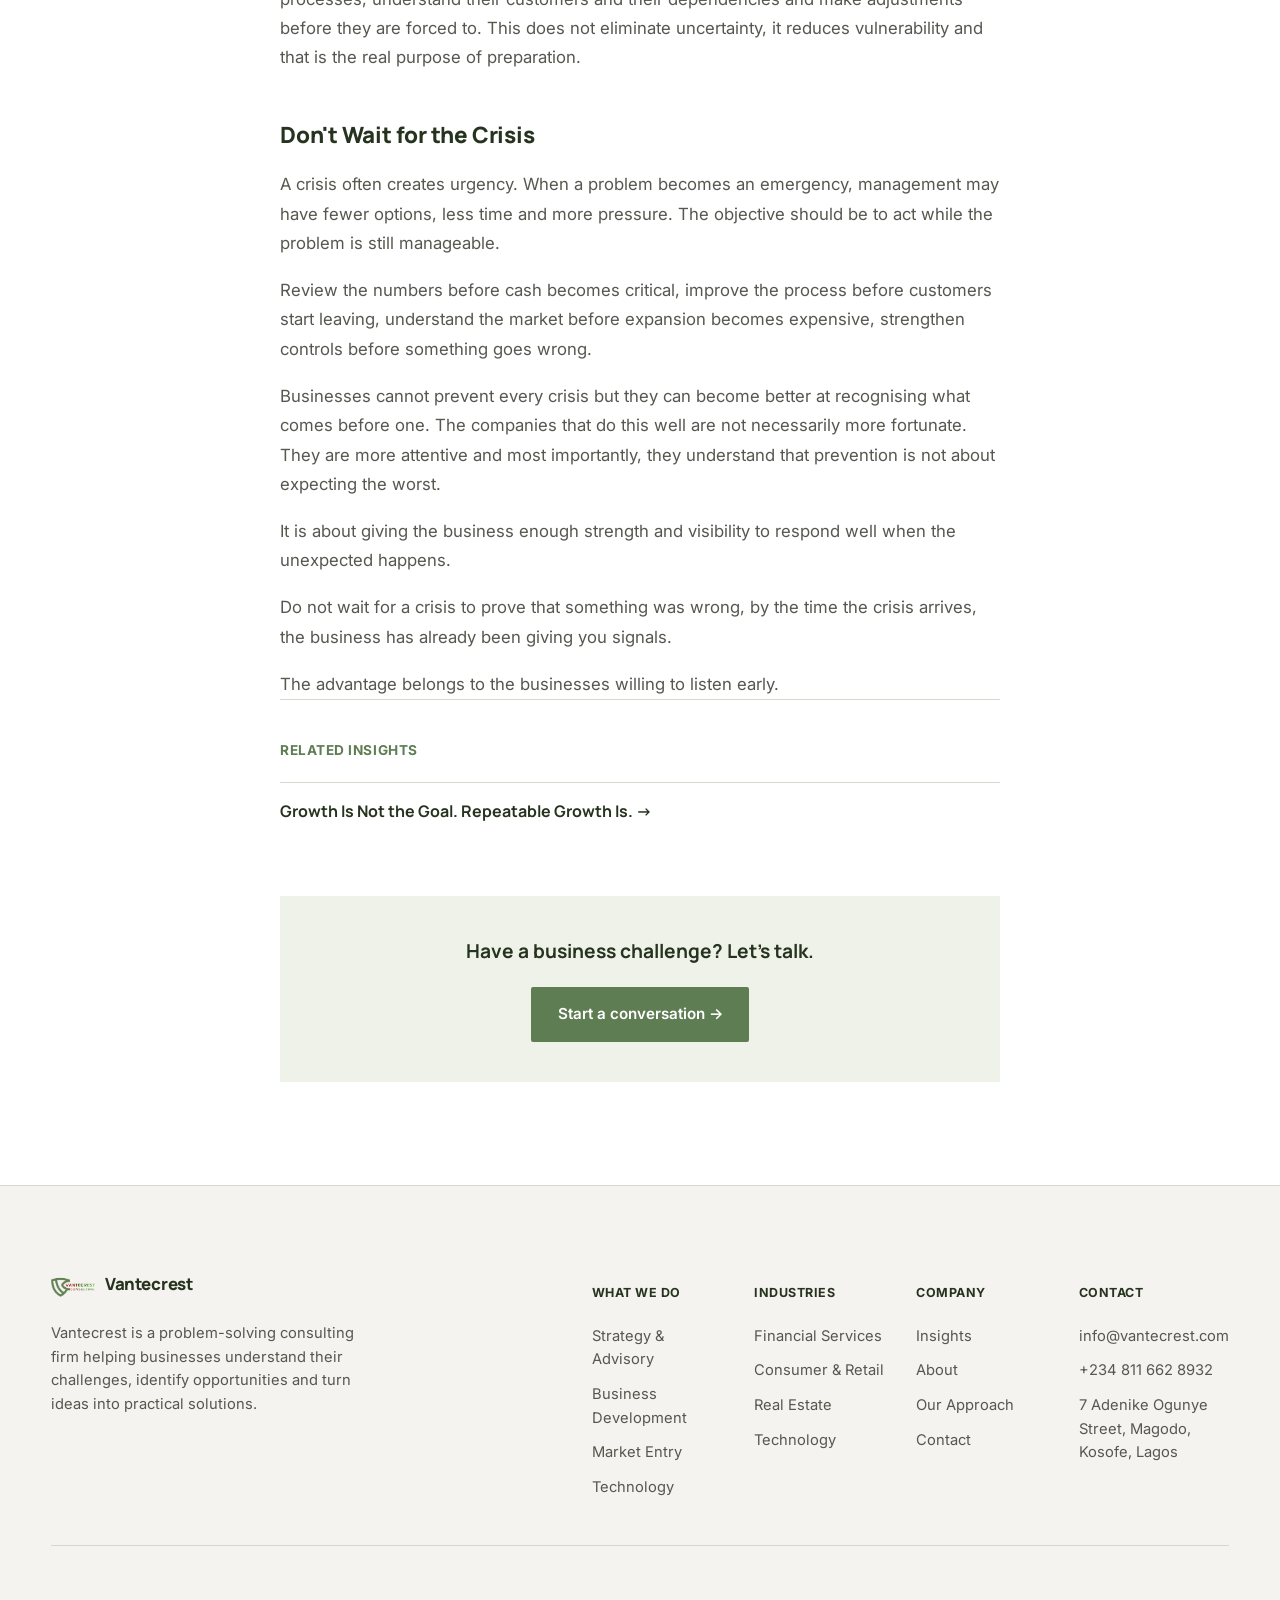
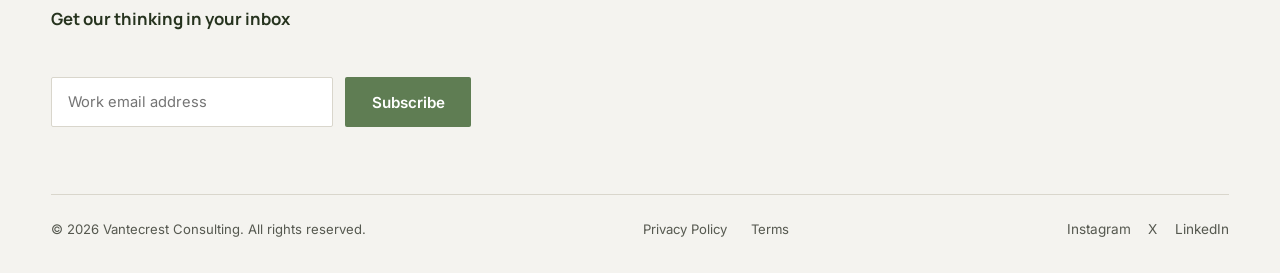
<file: insights/dont-wait-for-a-crisis.html>
<!doctype html>
<html lang="en">
<head>
<meta charset="UTF-8">
<meta name="viewport" content="width=device-width, initial-scale=1.0">
<title>Don't Wait for a Crisis — Vantecrest Consulting</title>
<meta name="description" content="Most businesses do not suddenly become difficult to manage. The warning signs usually appear long before the crisis. A Vantecrest Consulting insight.">
<link rel="icon" href="../logo.png">
<link rel="preconnect" href="https://fonts.googleapis.com">
<link rel="preconnect" href="https://fonts.gstatic.com" crossorigin>
<link href="https://fonts.googleapis.com/css2?family=Inter:wght@400;500;600;700&family=Manrope:wght@600;700;800&display=swap" rel="stylesheet">
<link rel="stylesheet" href="../styles.css">
</head>
<body>

<header class="site-header">

  <div class="wrap">
    <a href="../index.html" class="brand" aria-label="Vantecrest home">
      <img src="../logo.png" alt="Vantecrest Consulting" width="34" height="34">
      <span>Vantecrest</span>
    </a>

    <nav class="main-nav" aria-label="Primary">
      <ul>
        <li><a href="../index.html">Home</a></li>
        <li><a href="../index.html#what-we-do">What We Do</a></li>
        <li><a href="../index.html#industries">Industries</a></li>
        <li><a href="../index.html#approach">Our Approach</a></li>
        <li><a href="../index.html#insights">Insights</a></li>
        <li><a href="../index.html#about">About</a></li>
        <li><a href="../contact.html">Contact</a></li>
      </ul>
    </nav>

    <div class="header-actions">
      <a href="../contact.html" class="btn btn--primary">Start a conversation</a>
      <button class="menu-toggle" id="menuToggle" aria-label="Open menu" aria-expanded="false" aria-controls="sidebar">
        <span></span><span></span><span></span>
      </button>
    </div>
  </div>

</header>

<div class="sidebar-overlay" id="sidebarOverlay"></div>
<aside class="sidebar" id="sidebar" aria-hidden="true">
  <div class="sidebar-head">
    <a href="../index.html" class="brand">
      <img src="../logo.png" alt="Vantecrest Consulting" width="30" height="30">
      <span>Vantecrest</span>
    </a>
    <button class="sidebar-close" id="sidebarClose" aria-label="Close menu"></button>
  </div>

  <div class="sidebar-body">
    <div class="sidebar-group">
      <div class="sidebar-group-title">What We Do</div>
      <a href="../index.html#what-we-do">Strategy &amp; Business Advisory</a>
      <a href="../index.html#what-we-do">Business Development &amp; Sales</a>
      <a href="../index.html#what-we-do">Market Entry &amp; Expansion</a>
      <a href="../index.html#what-we-do">Technology Development</a>
      <a href="../index.html#what-we-do">Training &amp; Capacity Development</a>
      <a href="../index.html#what-we-do">Research &amp; Insights</a>
    </div>

    <div class="sidebar-group">
      <div class="sidebar-group-title">Industries</div>
      <a href="../index.html#industries">Financial Services</a>
      <a href="../index.html#industries">Consumer &amp; Retail</a>
      <a href="../index.html#industries">Real Estate &amp; Construction</a>
      <a href="../index.html#industries">Healthcare</a>
      <a href="../index.html#industries">Technology</a>
      <a href="../index.html#industries">Agriculture</a>
      <a href="../index.html#industries">Professional Services</a>
      <a href="../index.html#industries">Government &amp; Development</a>
    </div>

    <div class="sidebar-group sidebar-group--links">
      <a href="../index.html#approach">Our Approach</a>
      <a href="../index.html#insights">Insights</a>
      <a href="../index.html#about">About Vantecrest</a>
      <a href="../contact.html">Contact</a>
    </div>
  </div>

  <div class="sidebar-foot">
    <a href="../contact.html" class="btn btn--primary">Start a conversation →</a>
  </div>
</aside>

<main id="main">

  <section class="article-hero">
    <div class="wrap">
      <span class="label">Insights — Leadership</span>
      <h1>Don't Wait for a Crisis</h1>
      <p class="excerpt">Most businesses do not suddenly become difficult to manage. The warning signs usually appear long before the crisis.</p>
      <img class="article-hero-image" src="../insight-dont-wait.jpg" alt="Desk with business reading material and notes" loading="lazy">
    </div>
  </section>

  <section class="section">
    <div class="wrap">
      <div class="article-body">

        <p>Most businesses do not suddenly become difficult to manage. The warning signs usually appear long before the crisis. A customer complains about the same issue repeatedly, a key employee becomes the only person who knows how a critical process works.</p>

        <p>Sales begin to slow, but management explains it away as a temporary market condition. Cash flow becomes tighter, departments stop communicating properly.</p>

        <p>A founder starts spending more time solving internal problems than thinking about the future. Customers begin asking questions the business should already have answers to and small problems start taking longer to resolve.</p>

        <p>None of these may feel like a crisis on their own, that is the problem.</p>

        <p>Businesses often wait until several small problems become one large problem before deciding that something needs to change. By then, the cost of fixing it is usually much higher. The better approach is simple: <em>Do not wait for the crisis to tell you what the warning signs were already saying.</em></p>

        <h2>A Crisis Is Often a Delayed Problem</h2>
        <p>A crisis can look sudden from the outside. Inside the business, it is often the result of problems that have been accumulating for months or even years. A company does not usually lose a major customer because of one bad day.</p>
        <p>There may have been several unresolved complaints, poor communication, delayed responses and declining service quality before the final decision to leave. A business does not usually experience a cash-flow crisis because of one unexpected expense. There may have been weak collections, poor forecasting, excessive spending or an overreliance on a small number of customers.</p>
        <p>A team does not suddenly become dysfunctional. The warning signs may have included unclear responsibilities, poor management, unresolved conflict and weak communication.</p>
        <p>The crisis is often just the point where the problem becomes impossible to ignore, that distinction matters because it changes how management should think about risk. The objective should not simply be to respond quickly when something goes wrong. It should be to identify what is going wrong while there is still room to act.</p>

        <h2>The Cost of Waiting</h2>
        <p>Businesses delay difficult decisions for understandable reasons. They are busy, they do not want to disrupt what appears to be working or they hope the problem will correct itself. They do not want to spend money fixing something that has not yet become critical. Sometimes they are simply too close to the business to recognise the severity of what is happening.</p>
        <p>But delay has a cost.</p>
        <p>A small operational inefficiency may be inexpensive to fix today, after it affects thousands of customers, it becomes a much larger project.</p>
        <p>A weak employee may be manageable when the team is small. If that employee becomes a manager, the consequences can spread across an entire department. An outdated process may be inconvenient at 50 transactions a day, at 5,000 transactions, it can become a serious operational risk.</p>
        <p>The earlier a problem is identified, the more options the business has.</p>

        <h2>The Warning Signs Businesses Ignore</h2>
        <p>Different businesses experience different risks, but the early warning signs often fall into familiar categories.</p>

        <h2>1. Revenue Is Growing, But the Business Feels More Difficult to Run</h2>
        <p>This is one of the most important warning signs. The company is making more money, but everyone is under more pressure. Employees are overwhelmed, customers are waiting longer, managers are constantly firefighting and increasingly overwhelmed by day-to-day issues.</p>
        <p>The business may celebrate the revenue growth while ignoring the operational strain underneath it. This is exactly when management should examine the infrastructure supporting the growth. Revenue growth should create more capacity over time, if every increase in revenue creates disproportionate stress, the business model or operating structure may need attention.</p>

        <h2>2. Everything Depends on One Person</h2>
        <p>Founder-led businesses often start this way.</p>
        <p>The founder knows the customers, approves payments, understands the suppliers and numbers, knows the sales process. This may work in the early stages but eventually, it becomes a risk. What happens if the founder is unavailable? What happens when the company doubles in size? What happens when another branch opens?</p>
        <p>A healthy business should be able to operate without requiring one person to personally carry its institutional knowledge. If too much knowledge exists in one person's head, the business has a dependency problem.</p>

        <h2>3. Key Employees Become Irreplaceable</h2>
        <p>There is a difference between having valuable employees and having irreplaceable employees.</p>
        <p>Valuable employees bring skills, experience and leadership. Irreplaceable employees often hold knowledge that the organisation has failed to capture. If only one person knows how to perform a critical task, manage a particular account, access important information or resolve a recurring problem, the business has created a single point of failure. The solution is not necessarily to make that person less important, it is to make the knowledge less fragile.</p>
        <p>Processes should be documented, responsibilities should be clear and teams should be cross-trained where necessary. This becomes particularly important during periods of rapid growth, restructuring or employee turnover.</p>

        <h2>4. Customer Complaints Become Normal</h2>
        <p>Every business receives complaints. Complaints themselves are not necessarily a sign of failure. The bigger issue is what the company does with them.</p>
        <p>If customers repeatedly complain about the same issue and management continues treating each complaint as an isolated incident, the business is missing useful information. Complaints are data, they can reveal problems with the product, service, communication, delivery process, pricing or customer expectations.</p>
        <p>A strong business asks: <em>"Why did this happen, and how do we stop it from happening repeatedly?"</em> This question improves the business.</p>

        <h2>5. Management Is Making Decisions Without Enough Information</h2>
        <p>A business can survive uncertainty but cannot manage uncertainty well if it does not know what is happening. If management cannot quickly answer basic questions about revenue, customer activity, outstanding payments, operational performance or sales pipeline, decision-making becomes heavily dependent on assumptions. This does not mean every company needs an enormous reporting system, it means management needs the right information at the right time.</p>

        <h2>Prevention Is a Management Discipline</h2>
        <p>Preventing crises is not about trying to predict every possible disaster. It is about creating habits that make problems visible early. One useful habit is regular business health checks.</p>
        <p>Instead of waiting for something to break, management can periodically review key areas such as. The principle is simple; <em>Look at the business before the business forces you to look at it.</em></p>

        <h2>Build Early-Warning Systems</h2>
        <p>Businesses already use indicators in many areas of their operations. A sales pipeline can show whether future revenue is likely to weaken. Cash-flow forecasts can reveal potential funding gaps. Employee turnover can highlight management or culture problems.</p>
        <p>These indicators become useful when management actually pays attention to changes in them. The goal is not to create reports for the sake of reporting, the goal is to create visibility.</p>
        <p>A good early-warning system should answer: <em>What is changing? Why is it changing? How serious could it become? What should we do now?</em> The earlier those questions are answered, the more choices the business has.</p>

        <h2>Do Not Confuse Stability With Health</h2>
        <p>One of the reasons businesses miss warning signs is because the business appears stable, so management assumes everything is fine. What most businesses don't know is that stability can sometimes hide deterioration. A business can remain profitable while becoming increasingly inefficient, a team can hit its targets while employee burnout increases. This is why business health should not be measured only by whether the company is currently surviving.</p>
        <p>The better question is whether the company is becoming more resilient.</p>

        <h2>Scenario Planning Is Not Just for Large Companies</h2>
        <p>Scenario planning is often treated as something only large corporations need. It is useful for smaller businesses too.</p>
        <p>A business can ask simple questions: What happens if our biggest customer leaves? What happens if our top salesperson resigns? What happens if we enter a new market and customer acquisition costs are higher than expected? The objective is not to predict which scenario will happen. It is to identify weaknesses before reality exposes them.</p>
        <p>If the answer to a scenario is "we would have no idea what to do," that is useful information. It tells management where resilience needs to be built.</p>

        <h2>Fix Root Causes, Not Symptoms</h2>
        <p>When a problem appears, businesses often move immediately to the fastest visible solution. Sales are falling, so they increase advertising, cash is tight, so they look for short-term funding. Sometimes these actions are necessary but they may not address the underlying issue. If sales are falling because the company is targeting the wrong customers, more advertising may simply create more expensive leads, if cash is tight because the company's payment terms are weak, more funding may only delay the problem.</p>
        <p>Good problem solving begins with diagnosis, before deciding what to do, businesses need to understand what is actually causing the problem. Market research, data, process reviews and operational analysis become important at this junction.</p>

        <h2>Resilience Is Built Before It Is Needed</h2>
        <p>The strongest businesses are not those that never experience problems. They are businesses that are prepared to respond when problems occur, they have clearer processes, understand their customers and their dependencies and make adjustments before they are forced to. This does not eliminate uncertainty, it reduces vulnerability and that is the real purpose of preparation.</p>

        <h2>Don't Wait for the Crisis</h2>
        <p>A crisis often creates urgency. When a problem becomes an emergency, management may have fewer options, less time and more pressure. The objective should be to act while the problem is still manageable.</p>
        <p>Review the numbers before cash becomes critical, improve the process before customers start leaving, understand the market before expansion becomes expensive, strengthen controls before something goes wrong.</p>
        <p>Businesses cannot prevent every crisis but they can become better at recognising what comes before one. The companies that do this well are not necessarily more fortunate. They are more attentive and most importantly, they understand that prevention is not about expecting the worst.</p>
        <p>It is about giving the business enough strength and visibility to respond well when the unexpected happens.</p>
        <p>Do not wait for a crisis to prove that something was wrong, by the time the crisis arrives, the business has already been giving you signals.</p>
        <p>The advantage belongs to the businesses willing to listen early.</p>

      </div>

      <div class="related-insights">
        <h3>Related insights</h3>
        <a href="repeatable-growth.html">Growth Is Not the Goal. Repeatable Growth Is. →</a>
      </div>

      <div class="article-cta">
        <p>Have a business challenge? Let's talk.</p>
        <a href="../contact.html" class="btn btn--primary">Start a conversation →</a>
      </div>

    </div>
  </section>

</main>

<footer class="site-footer">

  <div class="wrap">
    <div class="footer-top">
      <div class="footer-brand">
        <a href="../index.html" class="brand">
          <img src="../logo.png" alt="Vantecrest Consulting" width="30" height="30">
          <span>Vantecrest</span>
        </a>
        <p>Vantecrest is a problem-solving consulting firm helping businesses understand their challenges, identify opportunities and turn ideas into practical solutions.</p>
      </div>

      <div class="footer-cols">
        <div class="footer-col">
          <h5>What We Do</h5>
          <a href="../index.html#what-we-do">Strategy &amp; Advisory</a>
          <a href="../index.html#what-we-do">Business Development</a>
          <a href="../index.html#what-we-do">Market Entry</a>
          <a href="../index.html#what-we-do">Technology</a>
        </div>
        <div class="footer-col">
          <h5>Industries</h5>
          <a href="../index.html#industries">Financial Services</a>
          <a href="../index.html#industries">Consumer &amp; Retail</a>
          <a href="../index.html#industries">Real Estate</a>
          <a href="../index.html#industries">Technology</a>
        </div>
        <div class="footer-col">
          <h5>Company</h5>
          <a href="../index.html#insights">Insights</a>
          <a href="../index.html#about">About</a>
          <a href="../index.html#approach">Our Approach</a>
          <a href="../contact.html">Contact</a>
        </div>
        <div class="footer-col">
          <h5>Contact</h5>
          <a href="mailto:info@vantecrest.com">info@vantecrest.com</a>
          <a href="tel:+2348116628932">+234 811 662 8932</a>
          <span>7 Adenike Ogunye Street, Magodo, Kosofe, Lagos</span>
        </div>
      </div>
    </div>

    <div class="footer-newsletter">
      <h5>Get our thinking in your inbox</h5>
      <form class="newsletter-form" id="newsletterForm">
        <input type="email" required placeholder="Work email address" aria-label="Email address">
        <button type="submit" class="btn btn--primary">Subscribe</button>
      </form>
      <p class="newsletter-note" id="newsletterNote"></p>
    </div>

    <div class="footer-bottom">
      <span>© <span id="year"></span> Vantecrest Consulting. All rights reserved.</span>
      <div class="footer-legal">
        <a href="#">Privacy Policy</a>
        <a href="#">Terms</a>
      </div>
      <div class="footer-social">
        <a href="https://www.instagram.com/vantecrest/" target="_blank" rel="noopener" aria-label="Vantecrest on Instagram">Instagram</a>
        <a href="https://x.com/VanteCrest" target="_blank" rel="noopener" aria-label="Vantecrest on X">X</a>
        <a href="https://www.linkedin.com/company/vantecrest-consulting/" target="_blank" rel="noopener" aria-label="Vantecrest on LinkedIn">LinkedIn</a>
      </div>
    </div>
  </div>

</footer>

<script src="../script.js"></script>
</body>
</html>
</file>
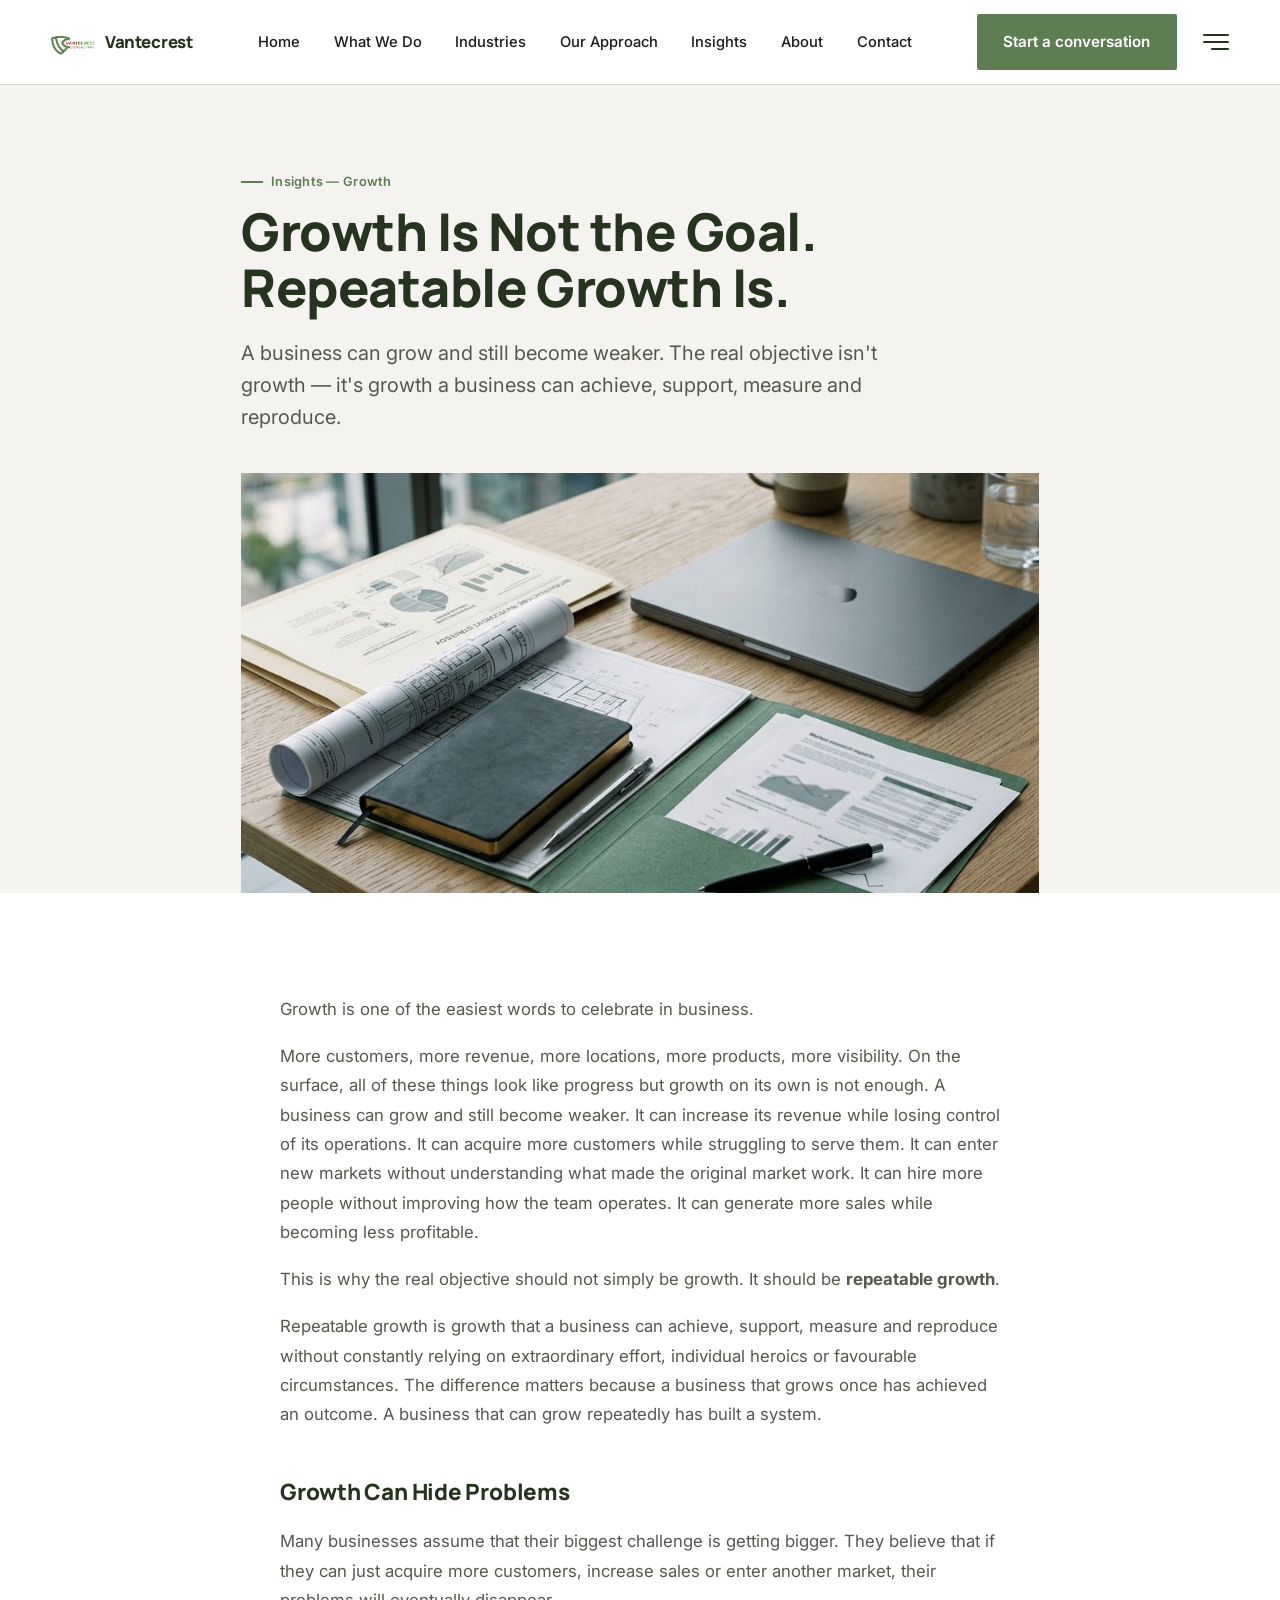
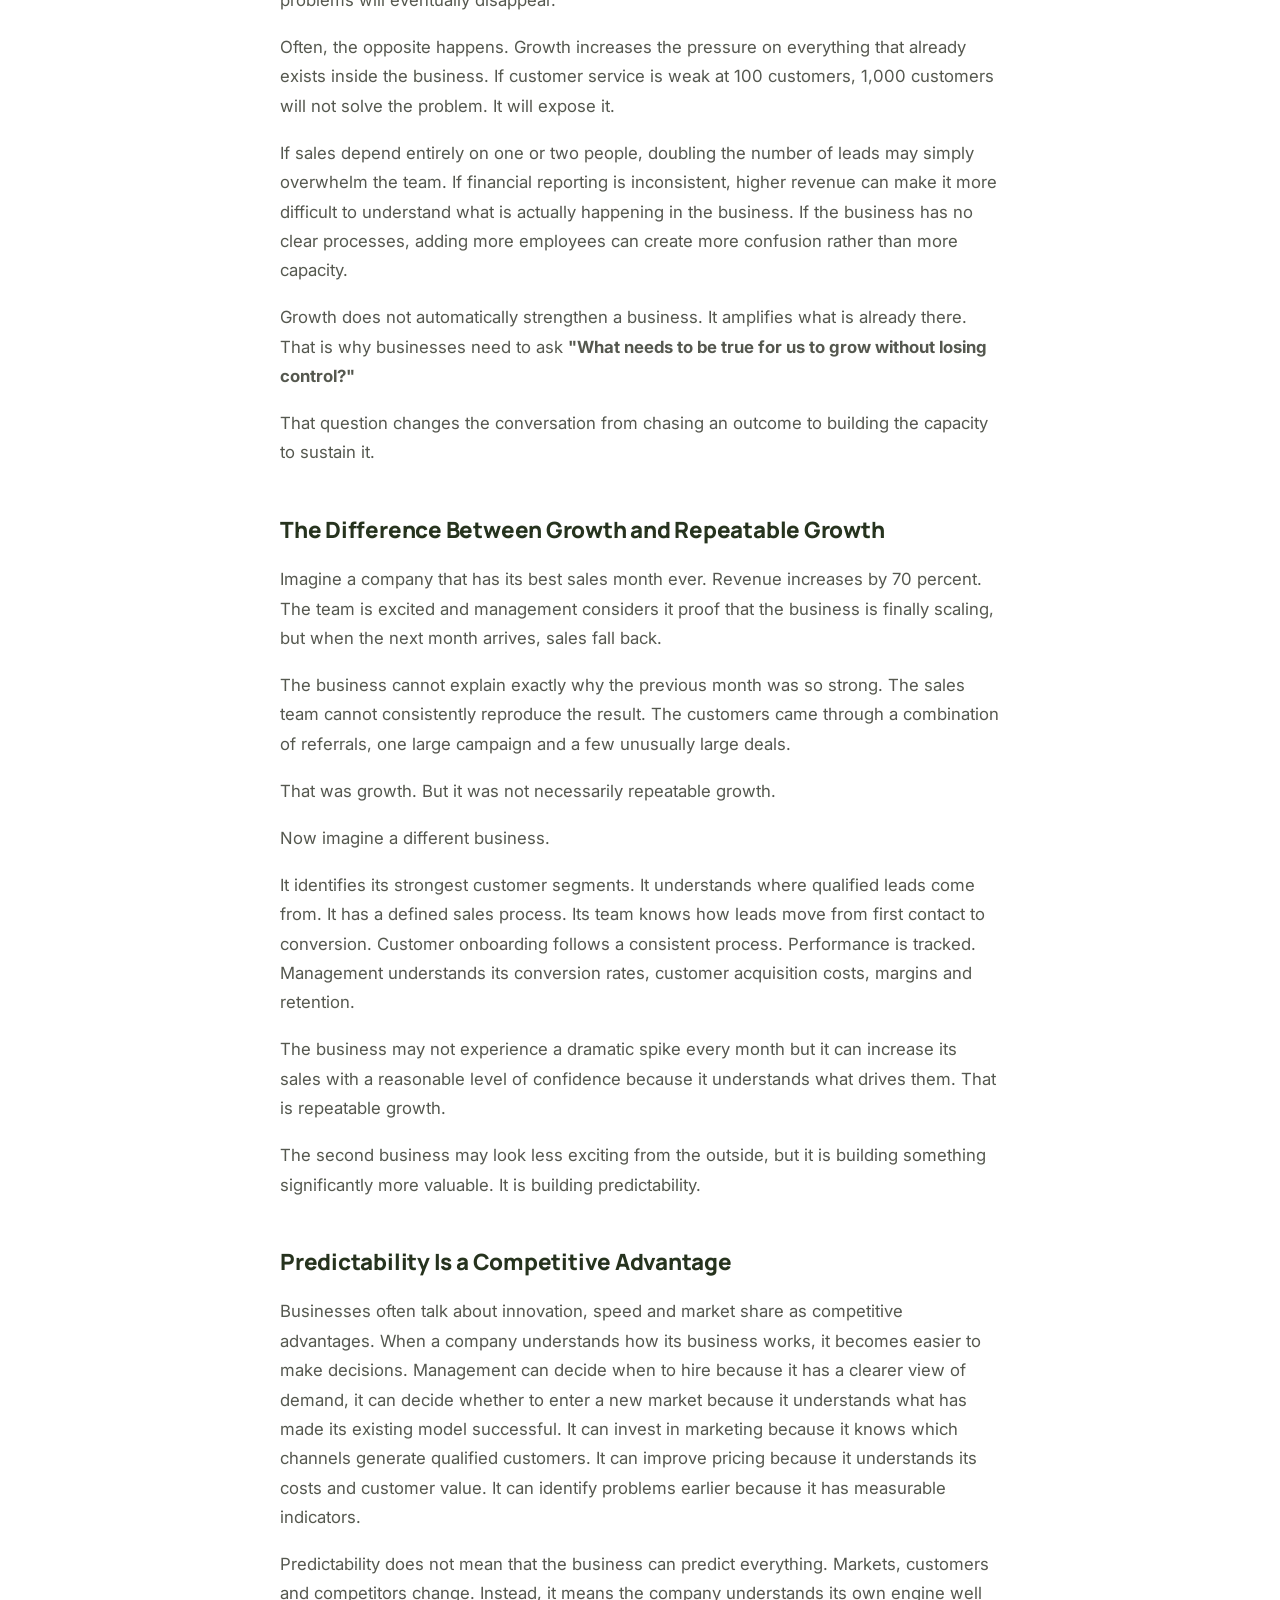
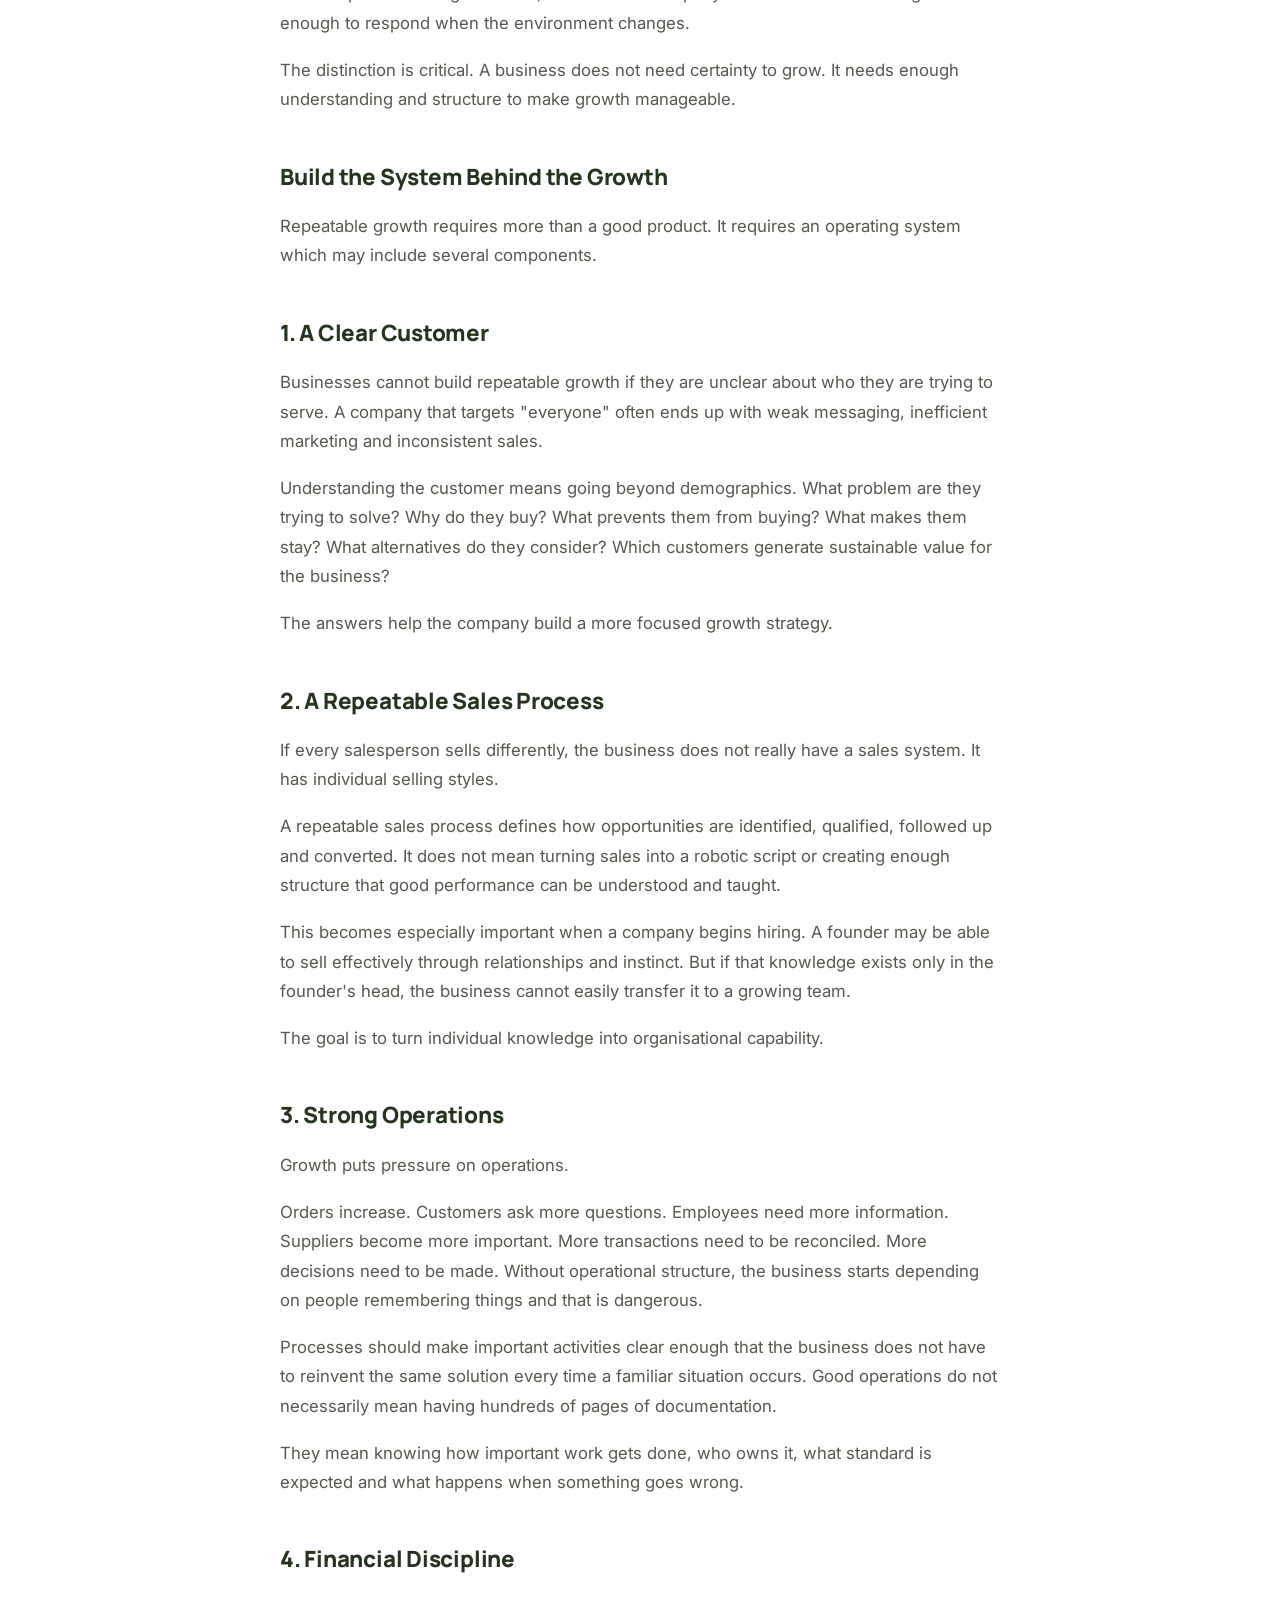
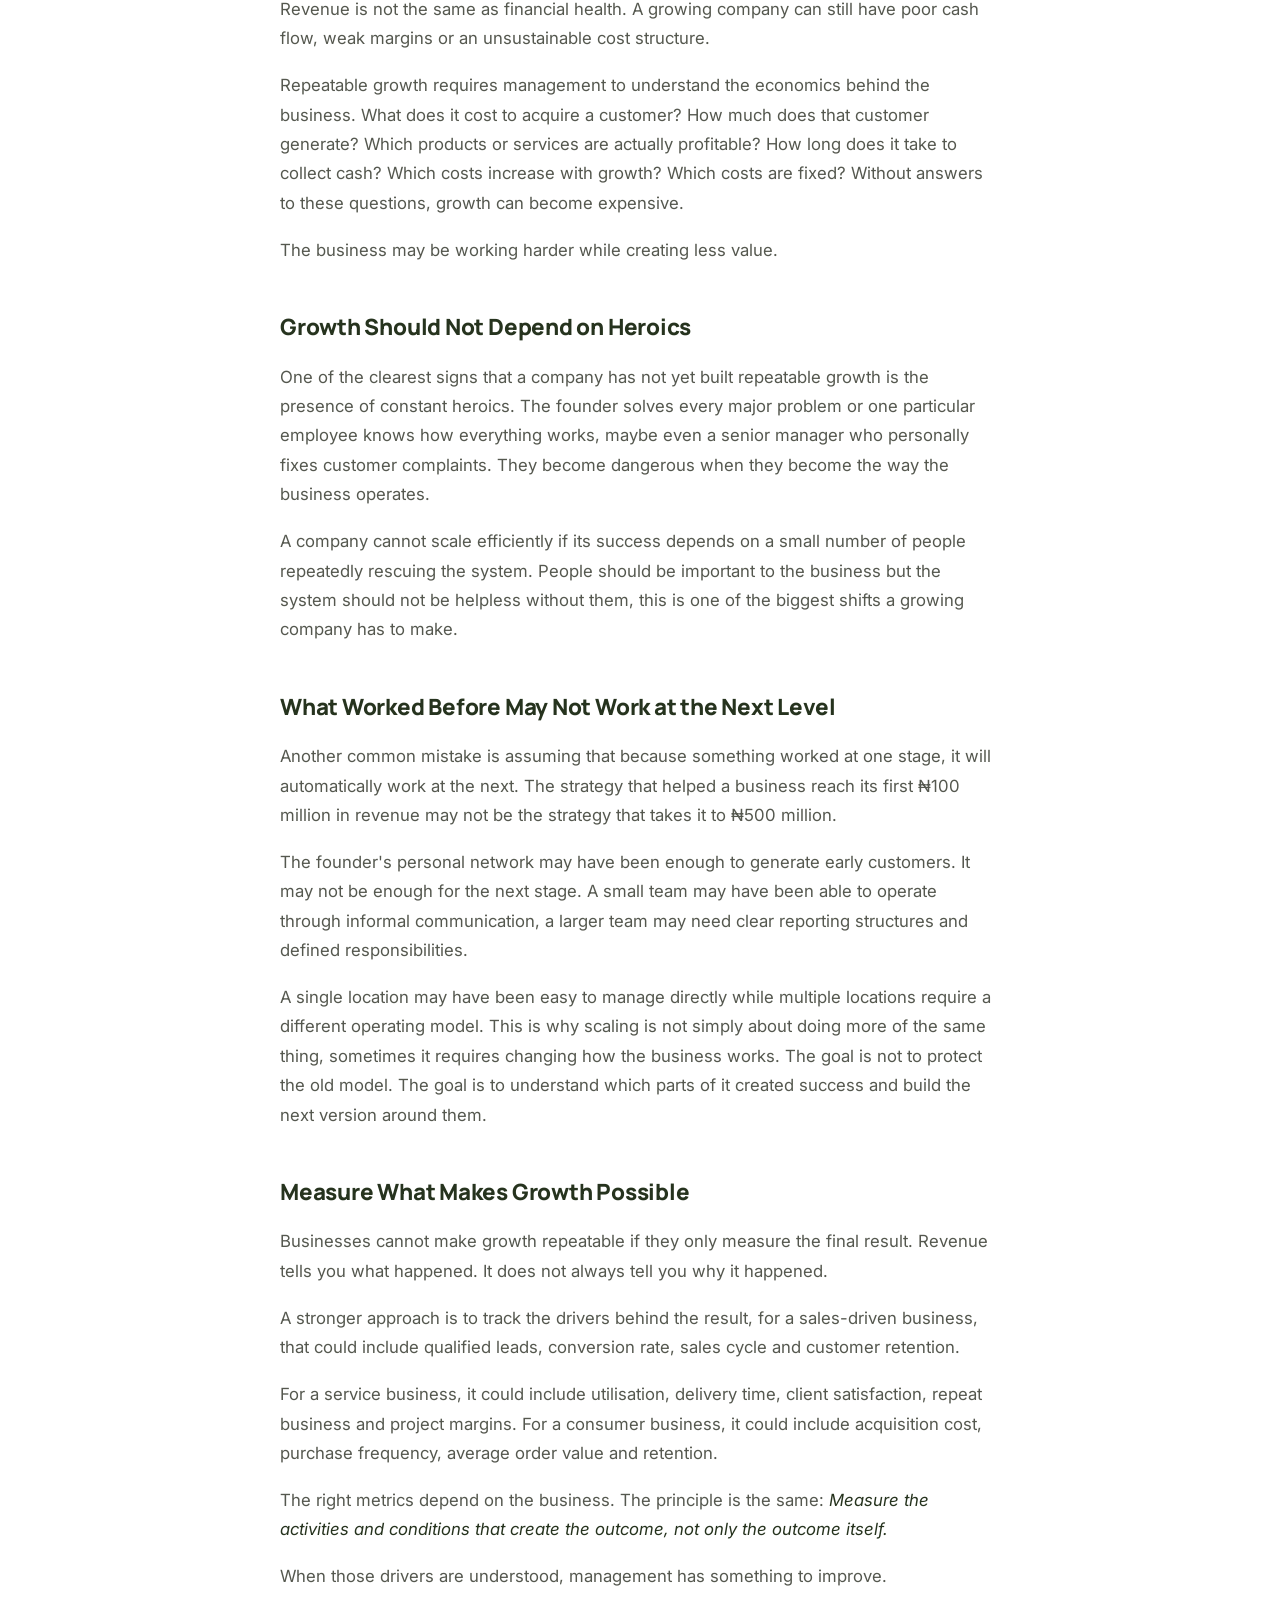
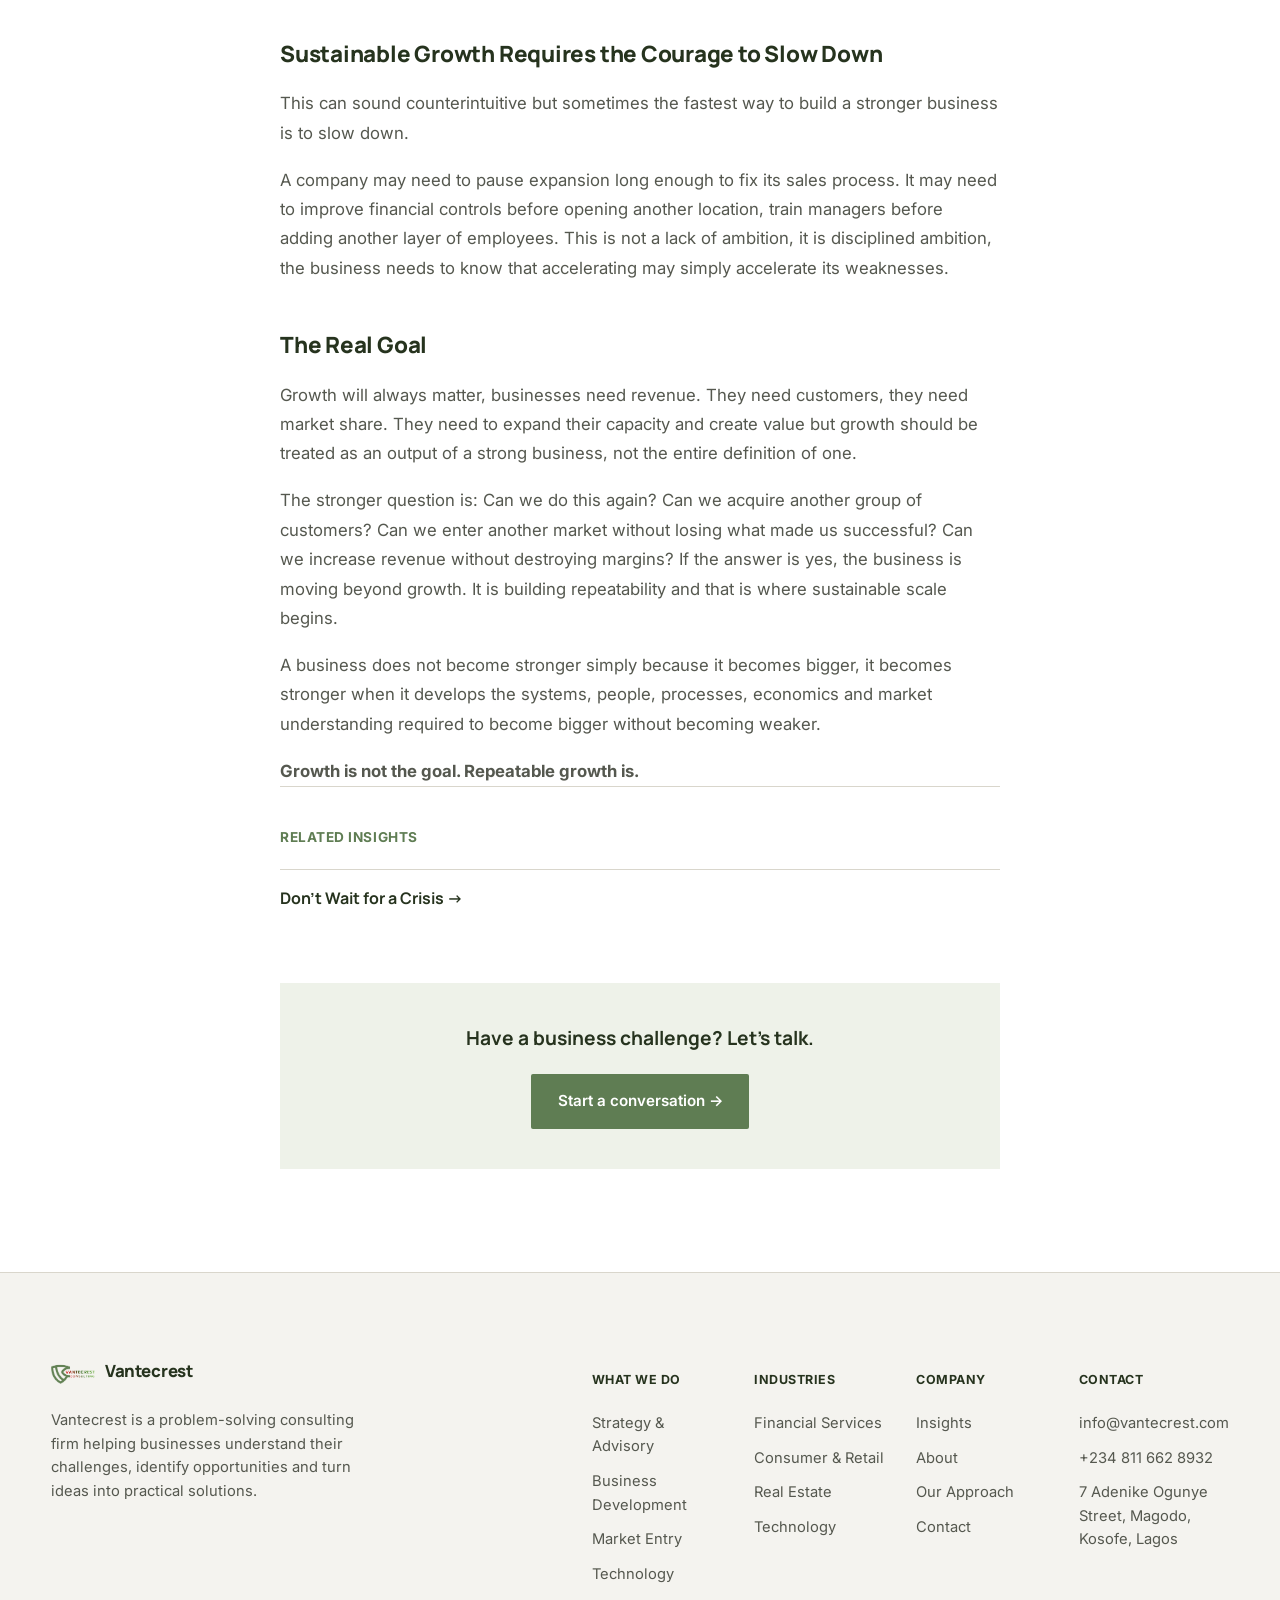
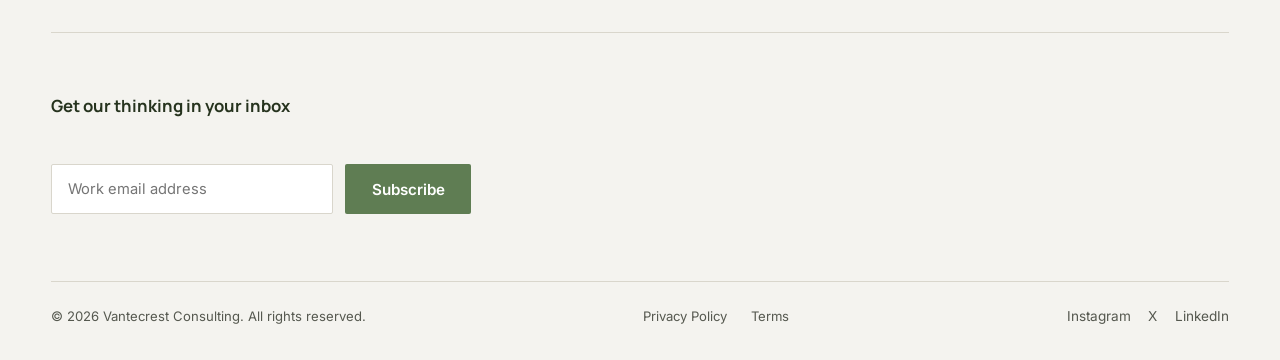
<file: insights/repeatable-growth.html>
<!doctype html>
<html lang="en">
<head>
<meta charset="UTF-8">
<meta name="viewport" content="width=device-width, initial-scale=1.0">
<title>Growth Is Not the Goal. Repeatable Growth Is. — Vantecrest Consulting</title>
<meta name="description" content="A business can grow and still become weaker. Repeatable growth is growth a business can achieve, support, measure and reproduce. A Vantecrest Consulting insight.">
<link rel="icon" href="../logo.png">
<link rel="preconnect" href="https://fonts.googleapis.com">
<link rel="preconnect" href="https://fonts.gstatic.com" crossorigin>
<link href="https://fonts.googleapis.com/css2?family=Inter:wght@400;500;600;700&family=Manrope:wght@600;700;800&display=swap" rel="stylesheet">
<link rel="stylesheet" href="../styles.css">
</head>
<body>

<header class="site-header">

  <div class="wrap">
    <a href="../index.html" class="brand" aria-label="Vantecrest home">
      <img src="../logo.png" alt="Vantecrest Consulting" width="34" height="34">
      <span>Vantecrest</span>
    </a>

    <nav class="main-nav" aria-label="Primary">
      <ul>
        <li><a href="../index.html">Home</a></li>
        <li><a href="../index.html#what-we-do">What We Do</a></li>
        <li><a href="../index.html#industries">Industries</a></li>
        <li><a href="../index.html#approach">Our Approach</a></li>
        <li><a href="../index.html#insights">Insights</a></li>
        <li><a href="../index.html#about">About</a></li>
        <li><a href="../contact.html">Contact</a></li>
      </ul>
    </nav>

    <div class="header-actions">
      <a href="../contact.html" class="btn btn--primary">Start a conversation</a>
      <button class="menu-toggle" id="menuToggle" aria-label="Open menu" aria-expanded="false" aria-controls="sidebar">
        <span></span><span></span><span></span>
      </button>
    </div>
  </div>

</header>

<div class="sidebar-overlay" id="sidebarOverlay"></div>
<aside class="sidebar" id="sidebar" aria-hidden="true">
  <div class="sidebar-head">
    <a href="../index.html" class="brand">
      <img src="../logo.png" alt="Vantecrest Consulting" width="30" height="30">
      <span>Vantecrest</span>
    </a>
    <button class="sidebar-close" id="sidebarClose" aria-label="Close menu"></button>
  </div>

  <div class="sidebar-body">
    <div class="sidebar-group">
      <div class="sidebar-group-title">What We Do</div>
      <a href="../index.html#what-we-do">Strategy &amp; Business Advisory</a>
      <a href="../index.html#what-we-do">Business Development &amp; Sales</a>
      <a href="../index.html#what-we-do">Market Entry &amp; Expansion</a>
      <a href="../index.html#what-we-do">Technology Development</a>
      <a href="../index.html#what-we-do">Training &amp; Capacity Development</a>
      <a href="../index.html#what-we-do">Research &amp; Insights</a>
    </div>

    <div class="sidebar-group">
      <div class="sidebar-group-title">Industries</div>
      <a href="../index.html#industries">Financial Services</a>
      <a href="../index.html#industries">Consumer &amp; Retail</a>
      <a href="../index.html#industries">Real Estate &amp; Construction</a>
      <a href="../index.html#industries">Healthcare</a>
      <a href="../index.html#industries">Technology</a>
      <a href="../index.html#industries">Agriculture</a>
      <a href="../index.html#industries">Professional Services</a>
      <a href="../index.html#industries">Government &amp; Development</a>
    </div>

    <div class="sidebar-group sidebar-group--links">
      <a href="../index.html#approach">Our Approach</a>
      <a href="../index.html#insights">Insights</a>
      <a href="../index.html#about">About Vantecrest</a>
      <a href="../contact.html">Contact</a>
    </div>
  </div>

  <div class="sidebar-foot">
    <a href="../contact.html" class="btn btn--primary">Start a conversation →</a>
  </div>
</aside>

<main id="main">

  <section class="article-hero">
    <div class="wrap">
      <span class="label">Insights — Growth</span>
      <h1>Growth Is Not the Goal. Repeatable Growth Is.</h1>
      <p class="excerpt">A business can grow and still become weaker. The real objective isn't growth — it's growth a business can achieve, support, measure and reproduce.</p>
      <img class="article-hero-image" src="../diagnostic-desk.jpg" alt="Notebook and plans laid out on a desk" loading="lazy">
    </div>
  </section>

  <section class="section">
    <div class="wrap">
      <div class="article-body">

        <p>Growth is one of the easiest words to celebrate in business.</p>

        <p>More customers, more revenue, more locations, more products, more visibility. On the surface, all of these things look like progress but growth on its own is not enough. A business can grow and still become weaker. It can increase its revenue while losing control of its operations. It can acquire more customers while struggling to serve them. It can enter new markets without understanding what made the original market work. It can hire more people without improving how the team operates. It can generate more sales while becoming less profitable.</p>

        <p>This is why the real objective should not simply be growth. It should be <strong>repeatable growth</strong>.</p>

        <p>Repeatable growth is growth that a business can achieve, support, measure and reproduce without constantly relying on extraordinary effort, individual heroics or favourable circumstances. The difference matters because a business that grows once has achieved an outcome. A business that can grow repeatedly has built a system.</p>

        <h2>Growth Can Hide Problems</h2>
        <p>Many businesses assume that their biggest challenge is getting bigger. They believe that if they can just acquire more customers, increase sales or enter another market, their problems will eventually disappear.</p>
        <p>Often, the opposite happens. Growth increases the pressure on everything that already exists inside the business. If customer service is weak at 100 customers, 1,000 customers will not solve the problem. It will expose it.</p>
        <p>If sales depend entirely on one or two people, doubling the number of leads may simply overwhelm the team. If financial reporting is inconsistent, higher revenue can make it more difficult to understand what is actually happening in the business. If the business has no clear processes, adding more employees can create more confusion rather than more capacity.</p>
        <p>Growth does not automatically strengthen a business. It amplifies what is already there. That is why businesses need to ask <strong>"What needs to be true for us to grow without losing control?"</strong></p>
        <p>That question changes the conversation from chasing an outcome to building the capacity to sustain it.</p>

        <h2>The Difference Between Growth and Repeatable Growth</h2>
        <p>Imagine a company that has its best sales month ever. Revenue increases by 70 percent. The team is excited and management considers it proof that the business is finally scaling, but when the next month arrives, sales fall back.</p>
        <p>The business cannot explain exactly why the previous month was so strong. The sales team cannot consistently reproduce the result. The customers came through a combination of referrals, one large campaign and a few unusually large deals.</p>
        <p>That was growth. But it was not necessarily repeatable growth.</p>
        <p>Now imagine a different business.</p>
        <p>It identifies its strongest customer segments. It understands where qualified leads come from. It has a defined sales process. Its team knows how leads move from first contact to conversion. Customer onboarding follows a consistent process. Performance is tracked. Management understands its conversion rates, customer acquisition costs, margins and retention.</p>
        <p>The business may not experience a dramatic spike every month but it can increase its sales with a reasonable level of confidence because it understands what drives them. That is repeatable growth.</p>
        <p>The second business may look less exciting from the outside, but it is building something significantly more valuable. It is building predictability.</p>

        <h2>Predictability Is a Competitive Advantage</h2>
        <p>Businesses often talk about innovation, speed and market share as competitive advantages. When a company understands how its business works, it becomes easier to make decisions. Management can decide when to hire because it has a clearer view of demand, it can decide whether to enter a new market because it understands what has made its existing model successful. It can invest in marketing because it knows which channels generate qualified customers. It can improve pricing because it understands its costs and customer value. It can identify problems earlier because it has measurable indicators.</p>
        <p>Predictability does not mean that the business can predict everything. Markets, customers and competitors change. Instead, it means the company understands its own engine well enough to respond when the environment changes.</p>
        <p>The distinction is critical. A business does not need certainty to grow. It needs enough understanding and structure to make growth manageable.</p>

        <h2>Build the System Behind the Growth</h2>
        <p>Repeatable growth requires more than a good product. It requires an operating system which may include several components.</p>

        <h2>1. A Clear Customer</h2>
        <p>Businesses cannot build repeatable growth if they are unclear about who they are trying to serve. A company that targets "everyone" often ends up with weak messaging, inefficient marketing and inconsistent sales.</p>
        <p>Understanding the customer means going beyond demographics. What problem are they trying to solve? Why do they buy? What prevents them from buying? What makes them stay? What alternatives do they consider? Which customers generate sustainable value for the business?</p>
        <p>The answers help the company build a more focused growth strategy.</p>

        <h2>2. A Repeatable Sales Process</h2>
        <p>If every salesperson sells differently, the business does not really have a sales system. It has individual selling styles.</p>
        <p>A repeatable sales process defines how opportunities are identified, qualified, followed up and converted. It does not mean turning sales into a robotic script or creating enough structure that good performance can be understood and taught.</p>
        <p>This becomes especially important when a company begins hiring. A founder may be able to sell effectively through relationships and instinct. But if that knowledge exists only in the founder's head, the business cannot easily transfer it to a growing team.</p>
        <p>The goal is to turn individual knowledge into organisational capability.</p>

        <h2>3. Strong Operations</h2>
        <p>Growth puts pressure on operations.</p>
        <p>Orders increase. Customers ask more questions. Employees need more information. Suppliers become more important. More transactions need to be reconciled. More decisions need to be made. Without operational structure, the business starts depending on people remembering things and that is dangerous.</p>
        <p>Processes should make important activities clear enough that the business does not have to reinvent the same solution every time a familiar situation occurs. Good operations do not necessarily mean having hundreds of pages of documentation.</p>
        <p>They mean knowing how important work gets done, who owns it, what standard is expected and what happens when something goes wrong.</p>

        <h2>4. Financial Discipline</h2>
        <p>Revenue is not the same as financial health. A growing company can still have poor cash flow, weak margins or an unsustainable cost structure.</p>
        <p>Repeatable growth requires management to understand the economics behind the business. What does it cost to acquire a customer? How much does that customer generate? Which products or services are actually profitable? How long does it take to collect cash? Which costs increase with growth? Which costs are fixed? Without answers to these questions, growth can become expensive.</p>
        <p>The business may be working harder while creating less value.</p>

        <h2>Growth Should Not Depend on Heroics</h2>
        <p>One of the clearest signs that a company has not yet built repeatable growth is the presence of constant heroics. The founder solves every major problem or one particular employee knows how everything works, maybe even a senior manager who personally fixes customer complaints. They become dangerous when they become the way the business operates.</p>
        <p>A company cannot scale efficiently if its success depends on a small number of people repeatedly rescuing the system. People should be important to the business but the system should not be helpless without them, this is one of the biggest shifts a growing company has to make.</p>

        <h2>What Worked Before May Not Work at the Next Level</h2>
        <p>Another common mistake is assuming that because something worked at one stage, it will automatically work at the next. The strategy that helped a business reach its first &#8358;100 million in revenue may not be the strategy that takes it to &#8358;500 million.</p>
        <p>The founder's personal network may have been enough to generate early customers. It may not be enough for the next stage. A small team may have been able to operate through informal communication, a larger team may need clear reporting structures and defined responsibilities.</p>
        <p>A single location may have been easy to manage directly while multiple locations require a different operating model. This is why scaling is not simply about doing more of the same thing, sometimes it requires changing how the business works. The goal is not to protect the old model. The goal is to understand which parts of it created success and build the next version around them.</p>

        <h2>Measure What Makes Growth Possible</h2>
        <p>Businesses cannot make growth repeatable if they only measure the final result. Revenue tells you what happened. It does not always tell you why it happened.</p>
        <p>A stronger approach is to track the drivers behind the result, for a sales-driven business, that could include qualified leads, conversion rate, sales cycle and customer retention.</p>
        <p>For a service business, it could include utilisation, delivery time, client satisfaction, repeat business and project margins. For a consumer business, it could include acquisition cost, purchase frequency, average order value and retention.</p>
        <p>The right metrics depend on the business. The principle is the same: <em>Measure the activities and conditions that create the outcome, not only the outcome itself.</em></p>
        <p>When those drivers are understood, management has something to improve.</p>

        <h2>Sustainable Growth Requires the Courage to Slow Down</h2>
        <p>This can sound counterintuitive but sometimes the fastest way to build a stronger business is to slow down.</p>
        <p>A company may need to pause expansion long enough to fix its sales process. It may need to improve financial controls before opening another location, train managers before adding another layer of employees. This is not a lack of ambition, it is disciplined ambition, the business needs to know that accelerating may simply accelerate its weaknesses.</p>

        <h2>The Real Goal</h2>
        <p>Growth will always matter, businesses need revenue. They need customers, they need market share. They need to expand their capacity and create value but growth should be treated as an output of a strong business, not the entire definition of one.</p>
        <p>The stronger question is: Can we do this again? Can we acquire another group of customers? Can we enter another market without losing what made us successful? Can we increase revenue without destroying margins? If the answer is yes, the business is moving beyond growth. It is building repeatability and that is where sustainable scale begins.</p>
        <p>A business does not become stronger simply because it becomes bigger, it becomes stronger when it develops the systems, people, processes, economics and market understanding required to become bigger without becoming weaker.</p>
        <p><strong>Growth is not the goal. Repeatable growth is.</strong></p>

      </div>

      <div class="related-insights">
        <h3>Related insights</h3>
        <a href="dont-wait-for-a-crisis.html">Don't Wait for a Crisis →</a>
      </div>

      <div class="article-cta">
        <p>Have a business challenge? Let's talk.</p>
        <a href="../contact.html" class="btn btn--primary">Start a conversation →</a>
      </div>

    </div>
  </section>

</main>

<footer class="site-footer">

  <div class="wrap">
    <div class="footer-top">
      <div class="footer-brand">
        <a href="../index.html" class="brand">
          <img src="../logo.png" alt="Vantecrest Consulting" width="30" height="30">
          <span>Vantecrest</span>
        </a>
        <p>Vantecrest is a problem-solving consulting firm helping businesses understand their challenges, identify opportunities and turn ideas into practical solutions.</p>
      </div>

      <div class="footer-cols">
        <div class="footer-col">
          <h5>What We Do</h5>
          <a href="../index.html#what-we-do">Strategy &amp; Advisory</a>
          <a href="../index.html#what-we-do">Business Development</a>
          <a href="../index.html#what-we-do">Market Entry</a>
          <a href="../index.html#what-we-do">Technology</a>
        </div>
        <div class="footer-col">
          <h5>Industries</h5>
          <a href="../index.html#industries">Financial Services</a>
          <a href="../index.html#industries">Consumer &amp; Retail</a>
          <a href="../index.html#industries">Real Estate</a>
          <a href="../index.html#industries">Technology</a>
        </div>
        <div class="footer-col">
          <h5>Company</h5>
          <a href="../index.html#insights">Insights</a>
          <a href="../index.html#about">About</a>
          <a href="../index.html#approach">Our Approach</a>
          <a href="../contact.html">Contact</a>
        </div>
        <div class="footer-col">
          <h5>Contact</h5>
          <a href="mailto:info@vantecrest.com">info@vantecrest.com</a>
          <a href="tel:+2348116628932">+234 811 662 8932</a>
          <span>7 Adenike Ogunye Street, Magodo, Kosofe, Lagos</span>
        </div>
      </div>
    </div>

    <div class="footer-newsletter">
      <h5>Get our thinking in your inbox</h5>
      <form class="newsletter-form" id="newsletterForm">
        <input type="email" required placeholder="Work email address" aria-label="Email address">
        <button type="submit" class="btn btn--primary">Subscribe</button>
      </form>
      <p class="newsletter-note" id="newsletterNote"></p>
    </div>

    <div class="footer-bottom">
      <span>© <span id="year"></span> Vantecrest Consulting. All rights reserved.</span>
      <div class="footer-legal">
        <a href="#">Privacy Policy</a>
        <a href="#">Terms</a>
      </div>
      <div class="footer-social">
        <a href="https://www.instagram.com/vantecrest/" target="_blank" rel="noopener" aria-label="Vantecrest on Instagram">Instagram</a>
        <a href="https://x.com/VanteCrest" target="_blank" rel="noopener" aria-label="Vantecrest on X">X</a>
        <a href="https://www.linkedin.com/company/vantecrest-consulting/" target="_blank" rel="noopener" aria-label="Vantecrest on LinkedIn">LinkedIn</a>
      </div>
    </div>
  </div>

</footer>

<script src="../script.js"></script>
</body>
</html>
</file>
<file: styles.css>
/* ==========================================================================
   VANTECREST — DESIGN SYSTEM
   ========================================================================== */

:root {
  /* Color — derived from the Vantecrest logo */
  --green-primary: #5F7D53;   /* logo shield green */
  --green-primary-dark: #4A6440;
  --green-deep: #26331E;      /* near-black green — dark sections, headings */
  --green-tint: #DCE6D3;      /* light accent wash */
  --green-tint-soft: #EEF2E9;
  --stone: #F4F3EF;           /* base light grey */
  --stone-dark: #E8E6DF;
  --white: #FFFFFF;
  --ink: #1B1D19;             /* body / charcoal text */
  --ink-soft: #55584F;
  --line: #D9D6CC;

  /* Type */
  --font-display: 'Manrope', sans-serif;
  --font-body: 'Inter', sans-serif;

  /* Type scale */
  --size-2xl: clamp(2.5rem, 5vw + 1rem, 5rem);
  --size-xl: clamp(2rem, 3vw + 1rem, 3.25rem);
  --size-lg: clamp(1.5rem, 1.5vw + 1rem, 2.25rem);
  --size-md: 1.25rem;
  --size-base: 1rem;
  --size-sm: 0.9rem;
  --size-xs: 0.8rem;

  /* Layout */
  --content-max: 1280px;
  --gutter: clamp(1.25rem, 4vw, 4rem);
  --radius: 2px;
  --ease: cubic-bezier(0.4, 0, 0.2, 1);
}

/* ------------------------------ Reset ------------------------------ */
*, *::before, *::after { box-sizing: border-box; }
html { scroll-behavior: smooth; }
body {
  margin: 0;
  background: var(--white);
  color: var(--ink);
  font-family: var(--font-body);
  font-size: var(--size-base);
  line-height: 1.6;
  -webkit-font-smoothing: antialiased;
}
img { max-width: 100%; display: block; }
a { color: inherit; text-decoration: none; }
ul { margin: 0; padding: 0; list-style: none; }
button { font-family: inherit; cursor: pointer; }
h1, h2, h3, h4 {
  font-family: var(--font-display);
  margin: 0;
  font-weight: 800;
  letter-spacing: -0.01em;
  color: var(--green-deep);
}
p { margin: 0; }

@media (prefers-reduced-motion: reduce) {
  *, *::before, *::after {
    animation-duration: 0.01ms !important;
    animation-iteration-count: 1 !important;
    transition-duration: 0.01ms !important;
    scroll-behavior: auto !important;
  }
}

:focus-visible {
  outline: 2px solid var(--green-primary);
  outline-offset: 3px;
}

/* ------------------------------ Layout helpers ------------------------------ */
.wrap {
  max-width: var(--content-max);
  margin: 0 auto;
  padding: 0 var(--gutter);
}
.section {
  padding: clamp(4rem, 8vw, 7.5rem) 0;
}
.section--tight { padding: clamp(3rem, 6vw, 5rem) 0; }
#about { padding-bottom: clamp(2rem, 4vw, 3rem); }
#faq { padding-top: clamp(2rem, 4vw, 3rem); }
.section--dark {
  background: var(--green-deep);
  color: var(--stone);
}
.section--dark h2, .section--dark h3, .section--dark h4 { color: var(--white); }
.section--tint { background: var(--green-tint-soft); }
.section--stone { background: var(--stone); }

.label {
  display: inline-flex;
  align-items: center;
  gap: 0.5rem;
  font-family: var(--font-body);
  font-size: var(--size-xs);
  font-weight: 600;
  letter-spacing: 0.02em;
  color: var(--green-primary);
}
.label::before {
  content: "";
  width: 22px;
  height: 2px;
  background: var(--green-primary);
  display: inline-block;
}
.section--dark .label { color: var(--green-tint); }
.section--dark .label::before { background: var(--green-tint); }

.section-head {
  max-width: 760px;
  margin-bottom: clamp(2.5rem, 5vw, 4rem);
  text-align: left;
}
.section-head h2 {
  font-size: var(--size-xl);
  line-height: 1.08;
  margin-top: 0.75rem;
}
.section-head p {
  margin-top: 1.25rem;
  font-size: var(--size-md);
  color: var(--ink-soft);
  max-width: 620px;
}
.section--dark .section-head p { color: #C9D2C2; }

.rule {
  border: none;
  border-top: 1px solid var(--line);
  margin: 0;
}

/* ------------------------------ Buttons ------------------------------ */
.btn {
  display: inline-flex;
  align-items: center;
  gap: 0.6rem;
  padding: 0.9rem 1.6rem;
  font-family: var(--font-body);
  font-size: 0.95rem;
  font-weight: 600;
  border: 1px solid transparent;
  border-radius: var(--radius);
  transition: background var(--ease) 0.2s, color var(--ease) 0.2s, border-color var(--ease) 0.2s, transform var(--ease) 0.2s;
  white-space: nowrap;
}
.btn:active { transform: translateY(1px); }
.btn--primary {
  background: var(--green-primary);
  color: var(--white);
}
.btn--primary:hover { background: var(--green-primary-dark); }
.btn--outline {
  background: transparent;
  color: var(--green-deep);
  border-color: var(--ink);
}
.btn--outline:hover { border-color: var(--green-primary); color: var(--green-primary); }
.section--dark .btn--outline { color: var(--white); border-color: rgba(255,255,255,0.4); }
.section--dark .btn--outline:hover { border-color: var(--white); }
.btn--ghost {
  padding: 0;
  color: var(--green-deep);
  border-bottom: 1px solid var(--ink);
  border-radius: 0;
  font-weight: 600;
}
.btn--ghost:hover { color: var(--green-primary); border-color: var(--green-primary); }

/* ==========================================================================
   HEADER
   ========================================================================== */
.site-header {
  position: sticky;
  top: 0;
  z-index: 60;
  background: rgba(255,255,255,0.92);
  backdrop-filter: blur(10px);
  border-bottom: 1px solid var(--line);
}
.site-header .wrap {
  display: flex;
  align-items: center;
  justify-content: space-between;
  height: 84px;
}
.brand {
  display: flex;
  align-items: center;
  gap: 0.6rem;
}
.brand img { height: 44px; width: auto; }
.brand span {
  font-family: var(--font-display);
  font-weight: 800;
  font-size: 1.05rem;
  color: var(--green-deep);
  letter-spacing: -0.01em;
}

.main-nav {
  display: none;
}
.main-nav ul {
  display: flex;
  align-items: center;
  gap: 2.1rem;
}
.main-nav a {
  font-size: 0.92rem;
  font-weight: 500;
  color: var(--ink);
  position: relative;
  padding: 0.3rem 0;
}
.main-nav a::after {
  content: "";
  position: absolute;
  left: 0; right: 100%;
  bottom: 0;
  height: 1px;
  background: var(--green-primary);
  transition: right var(--ease) 0.25s;
}
.main-nav a:hover::after { right: 0; }

.header-actions {
  display: flex;
  align-items: center;
  gap: 1.25rem;
}
.header-actions .btn--primary { display: none; }

.menu-toggle {
  display: flex;
  flex-direction: column;
  justify-content: center;
  align-items: flex-end;
  gap: 5px;
  width: 32px;
  height: 24px;
  background: none;
  border: none;
  padding: 0;
}
.menu-toggle span {
  display: block;
  height: 2px;
  background: var(--green-deep);
  border-radius: 2px;
  transition: width var(--ease) 0.2s, transform var(--ease) 0.2s;
}
.menu-toggle span:nth-child(1) { width: 26px; }
.menu-toggle span:nth-child(2) { width: 26px; }
.menu-toggle span:nth-child(3) { width: 18px; }
.menu-toggle:hover span:nth-child(3) { width: 26px; }

@media (min-width: 960px) {
  .main-nav { display: block; }
  .header-actions .btn--primary { display: inline-flex; }
}

/* ==========================================================================
   SIDEBAR
   ========================================================================== */
.sidebar-overlay {
  position: fixed;
  inset: 0;
  background: rgba(20, 24, 17, 0.55);
  opacity: 0;
  visibility: hidden;
  transition: opacity var(--ease) 0.3s, visibility 0.3s;
  z-index: 70;
}
.sidebar-overlay.is-open {
  opacity: 1;
  visibility: visible;
}

.sidebar {
  position: fixed;
  top: 0;
  right: 0;
  height: 100%;
  width: min(420px, 88vw);
  background: var(--green-deep);
  color: var(--stone);
  z-index: 80;
  transform: translateX(100%);
  transition: transform var(--ease) 0.45s;
  display: flex;
  flex-direction: column;
  overflow-y: auto;
}
.sidebar.is-open { transform: translateX(0); }

.sidebar-head {
  display: flex;
  align-items: center;
  justify-content: space-between;
  padding: 1.75rem var(--gutter) 1.25rem;
}
.sidebar-head .brand span { color: var(--white); }
.sidebar-close {
  background: none;
  border: none;
  width: 32px;
  height: 32px;
  position: relative;
}
.sidebar-close::before, .sidebar-close::after {
  content: "";
  position: absolute;
  top: 50%; left: 50%;
  width: 20px;
  height: 2px;
  background: var(--white);
  transform-origin: center;
}
.sidebar-close::before { transform: translate(-50%,-50%) rotate(45deg); }
.sidebar-close::after { transform: translate(-50%,-50%) rotate(-45deg); }

.sidebar-body {
  padding: 0.5rem var(--gutter) 2rem;
  flex: 1;
}
.sidebar-group {
  padding: 1.5rem 0;
  border-bottom: 1px solid rgba(255,255,255,0.12);
}
.sidebar-group:first-child { padding-top: 0.5rem; }
.sidebar-group-title {
  font-family: var(--font-body);
  font-size: 0.78rem;
  font-weight: 600;
  letter-spacing: 0.04em;
  color: var(--green-tint);
  margin-bottom: 0.9rem;
}
.sidebar-group a {
  display: block;
  padding: 0.5rem 0;
  font-family: var(--font-display);
  font-size: 1.05rem;
  font-weight: 600;
  color: var(--white);
  transition: color var(--ease) 0.2s, padding-left var(--ease) 0.2s;
}
.sidebar-group a:hover { color: var(--green-tint); padding-left: 0.35rem; }
.sidebar-group--links a {
  font-family: var(--font-body);
  font-size: 0.95rem;
  font-weight: 500;
}

.sidebar-foot {
  padding: 1.5rem var(--gutter) 2rem;
}
.sidebar-foot .btn--primary {
  width: 100%;
  justify-content: center;
  padding: 1.05rem 1.6rem;
}

body.no-scroll { overflow: hidden; }

/* ==========================================================================
   SCROLL REVEALS (shared)
   ========================================================================== */
.reveal {
  opacity: 0;
  transform: translateY(18px);
  transition: opacity 0.7s var(--ease), transform 0.7s var(--ease);
}
.reveal.in-view { opacity: 1; transform: none; }
.reveal-image {
  opacity: 0;
  transform: scale(1.03);
  transition: opacity 0.9s var(--ease), transform 0.9s var(--ease);
}
.reveal-image.in-view { opacity: 1; transform: none; }

@media (prefers-reduced-motion: reduce) {
  .reveal, .reveal-image { opacity: 1 !important; transform: none !important; transition: none !important; }
}

/* ==========================================================================
   IMAGE FRAMES & SUBTLE HOVER ZOOM
   ========================================================================== */
.media-frame { display: block; overflow: hidden; }
.media-frame img { display: block; width: 100%; height: 100%; object-fit: cover; transition: opacity 0.25s var(--ease); }

@media (hover: hover) and (pointer: fine) {
  .hero-visual img,
  .industry-visual img,
  .case-slide-media img,
  .about-image-wrap img,
  .media-frame img {
    transition: transform 0.6s cubic-bezier(0.16, 1, 0.3, 1), opacity 0.25s var(--ease);
  }
  .hero:hover .hero-visual img,
  .industry-visual:hover img,
  .case-slide-media:hover img,
  .about-image-wrap:hover img,
  .media-frame:hover img {
    transform: scale(1.05);
  }
}

/* ==========================================================================
   SHARED SCROLLER CONTROLS
   ========================================================================== */
.scroll-controls {
  display: flex;
  gap: 0.75rem;
  margin-top: 1.5rem;
}
.section-head-row {
  display: flex;
  flex-wrap: wrap;
  justify-content: space-between;
  align-items: flex-end;
  gap: 1.5rem;
}
.section-head-row .scroll-controls { margin-top: 0; margin-bottom: 0.5rem; }
.scroll-btn {
  width: 44px;
  height: 44px;
  border: 1px solid var(--ink);
  background: transparent;
  color: var(--green-deep);
  font-size: 1.1rem;
  display: flex;
  align-items: center;
  justify-content: center;
  transition: background var(--ease) 0.2s, color var(--ease) 0.2s, border-color var(--ease) 0.2s;
}
.scroll-btn:hover { background: var(--green-primary); border-color: var(--green-primary); color: var(--white); }
.scroll-controls--light .scroll-btn { border-color: rgba(255,255,255,0.4); color: var(--white); }
.scroll-controls--light .scroll-btn:hover { background: var(--green-tint); border-color: var(--green-tint); color: var(--green-deep); }

/* ==========================================================================
   HERO — image-led
   ========================================================================== */
.hero {
  position: relative;
  min-height: 78vh;
  display: flex;
  flex-direction: column;
  align-items: center;
  overflow: hidden;
  background: var(--stone);
  padding: clamp(3rem, 8vw, 5rem) 0;
}
.hero-visual {
  order: -1;
  width: 100%;
  height: 42vh;
  min-height: 260px;
}
.hero-visual img { width: 100%; height: 100%; object-fit: cover; display: block; }
.hero .wrap {
  position: relative;
  z-index: 1;
  max-width: none;
  width: 100%;
  margin: 0;
  padding-left: clamp(1.5rem, 9vw, 10rem);
  padding-right: var(--gutter);
}
.hero-copy { max-width: 640px; text-align: left; margin: 0; }
.hero-copy h1 {
  font-size: var(--size-2xl);
  line-height: 1.02;
  text-transform: uppercase;
}
.hero-sub {
  margin-top: 1.75rem;
  font-family: var(--font-display);
  font-weight: 700;
  font-size: clamp(1.1rem, 1.4vw + 0.6rem, 1.5rem);
  color: var(--green-primary);
}
.hero-desc {
  margin-top: 1rem;
  font-size: var(--size-md);
  color: var(--ink-soft);
  max-width: 520px;
}
.hero-ctas {
  margin-top: 2.5rem;
  display: flex;
  flex-wrap: wrap;
  gap: 1rem;
}
.is-hero.reveal { transition-delay: 0.1s; }

@media (min-width: 900px) {
  .hero { min-height: 92vh; justify-content: center; align-items: stretch; padding-bottom: clamp(3.5rem, 6vw, 5.5rem); }
  .hero-visual {
    order: 0;
    position: absolute;
    inset: 0;
    width: 100%;
    height: 100%;
  }
  .hero-visual::after {
    content: "";
    position: absolute;
    inset: 0;
    background: linear-gradient(90deg,
      var(--stone) 0,
      var(--stone) calc(clamp(1.5rem, 9vw, 10rem) + 660px),
      var(--stone) calc(clamp(1.5rem, 9vw, 10rem) + 700px),
      rgba(38,51,30,0.35) calc(clamp(1.5rem, 9vw, 10rem) + 900px));
  }
  .hero-copy { padding-bottom: 1rem; }
}

/* ==========================================================================
   BUSINESS CHALLENGE — contained editorial carousel
   ========================================================================== */
.challenge-carousel {
  margin-top: 2rem;
  overflow: hidden;
  border-top: 1px solid var(--line);
}
.challenge-track {
  display: flex;
  overflow-x: auto;
  scroll-snap-type: x mandatory;
  scrollbar-width: none;
  gap: 1.5rem;
}
.challenge-track::-webkit-scrollbar { display: none; }
.challenge-item {
  flex: 0 0 auto;
  width: 82vw;
  max-width: 360px;
  padding: 2.25rem 0 0.5rem;
  scroll-snap-align: start;
  display: block;
  border-bottom: 1px solid var(--line);
}
.challenge-num {
  display: block;
  font-family: var(--font-display);
  font-weight: 800;
  color: var(--green-primary);
  font-size: 0.95rem;
  margin-bottom: 1.25rem;
}
.challenge-item p {
  font-family: var(--font-display);
  font-size: clamp(1.2rem, 1.4vw + 0.85rem, 1.5rem);
  font-weight: 700;
  color: var(--green-deep);
  line-height: 1.3;
  padding-bottom: 1.75rem;
  transition: color var(--ease) 0.2s;
}
.challenge-item:hover p { color: var(--green-primary); }

.carousel-footer {
  display: flex;
  align-items: center;
  justify-content: space-between;
  margin-top: 1.5rem;
}
.carousel-counter {
  font-family: var(--font-display);
  font-weight: 700;
  font-size: 0.9rem;
  color: var(--ink-soft);
  letter-spacing: 0.02em;
}
.carousel-counter #challengeCurrent { color: var(--green-deep); }
.scroll-btn.is-disabled { opacity: 0.3; pointer-events: none; }

@media (min-width: 700px) {
  .challenge-item { width: calc(50% - 0.75rem); }
}
@media (min-width: 1000px) {
  .challenge-item { width: calc(43% - 1rem); }
}

/* ==========================================================================
   SERVICES — editorial selector
   ========================================================================== */
.service-selector { display: block; margin-top: 1rem; }
.service-nav { display: block; }
.service-nav-item {
  width: 100%;
  display: block;
  text-align: left;
  background: none;
  border: none;
  border-top: 1px solid var(--line);
  padding: 1.75rem 0;
}
.service-nav:last-child .service-nav-item:last-child,
.service-nav-item:last-of-type { border-bottom: 1px solid var(--line); }
.service-nav-index {
  display: inline-block;
  font-family: var(--font-display);
  font-weight: 700;
  color: var(--green-primary);
  font-size: 0.9rem;
  margin-bottom: 0.5rem;
}
.service-nav-text { display: block; }
.service-nav-title {
  display: block;
  font-family: var(--font-display);
  font-weight: 800;
  font-size: 1.2rem;
  color: var(--green-deep);
}
.service-nav-desc {
  display: block;
  margin-top: 0.6rem;
  color: var(--ink-soft);
  font-size: 0.95rem;
}
.service-nav-photo {
  display: block;
  width: 100%;
  height: 180px;
  object-fit: cover;
  margin-top: 1.1rem;
}
.service-visual { display: none; }

@media (min-width: 900px) {
  .service-selector {
    display: grid;
    grid-template-columns: 1fr 1.15fr;
    gap: 3.5rem;
    align-items: start;
  }
  .service-nav-item { padding: 1.4rem 0; cursor: pointer; transition: padding-left var(--ease) 0.25s; }
  .service-nav-item:hover, .service-nav-item.is-active { padding-left: 0.75rem; }
  .service-nav-item.is-active .service-nav-title { color: var(--green-primary); }
  .service-nav-desc, .service-nav-photo { display: none; }
  .service-visual {
    display: block;
    position: sticky;
    top: 110px;
  }
  .service-visual .media-frame { width: 100%; height: 440px; }
  .service-visual.is-fading .media-frame img { opacity: 0; }
  .service-caption { margin-top: 1.5rem; }
  .service-caption p {
    font-family: var(--font-display);
    font-size: 1.15rem;
    font-weight: 600;
    color: var(--green-deep);
    max-width: 440px;
  }
  .service-caption .btn--ghost { margin-top: 1.1rem; }
}

/* ==========================================================================
   VISUAL PROBLEM-SOLVING — layered images
   ========================================================================== */
.problem-solving-visual { overflow: hidden; }
.problem-visual-layout {
  display: grid;
  grid-template-columns: 1fr;
  gap: 3rem;
  align-items: center;
}
.problem-visual-copy p { margin-top: 1.25rem; max-width: 480px; }
.problem-visual-images {
  position: relative;
  height: 340px;
}
.problem-visual-images .layer {
  position: absolute;
  object-fit: cover;
  will-change: transform;
}
.layer-back {
  top: 0; left: 5%;
  width: 78%;
  height: 78%;
}
.layer-front {
  bottom: 0; right: 0;
  width: 62%;
  height: 62%;
  border: 6px solid var(--green-tint);
}

@media (min-width: 900px) {
  .problem-visual-layout { grid-template-columns: 1fr 1fr; gap: 4rem; }
  .problem-visual-images { height: 440px; }
}

/* ==========================================================================
   APPROACH — horizontal progression
   ========================================================================== */
.approach-progress {
  height: 2px;
  background: rgba(255,255,255,0.15);
  margin-top: 2.5rem;
}
.approach-progress-bar {
  height: 100%;
  width: 16%;
  background: var(--green-tint);
  transition: width 0.15s linear;
}
.approach-scroller { margin-top: 0; }
.approach-track {
  display: flex;
  overflow-x: auto;
  scroll-snap-type: x proximity;
  scrollbar-width: none;
  gap: 0;
  padding-top: 2rem;
}
.approach-track::-webkit-scrollbar { display: none; }
.approach-step {
  flex: 0 0 auto;
  width: min(78vw, 320px);
  padding: 0 2rem 0 0;
  scroll-snap-align: start;
}
.approach-num {
  display: block;
  font-family: var(--font-display);
  font-size: 2rem;
  font-weight: 800;
  color: var(--green-tint);
}
.approach-body h3 { color: var(--white); font-size: 1.2rem; margin-top: 0.75rem; }
.approach-body p { margin-top: 0.6rem; color: #C9D2C2; max-width: 260px; }
.approach-section .scroll-controls { justify-content: flex-end; }

@media (min-width: 900px) {
  .approach-step { width: 280px; }
}

/* ==========================================================================
   INDUSTRIES — editorial selector
   ========================================================================== */
.industry-selector {
  display: grid;
  grid-template-columns: 1fr;
  gap: 2rem;
  margin-top: 1rem;
}
.industry-visual { height: 260px; overflow: hidden; }
.industry-visual img { width: 100%; height: 100%; object-fit: cover; display: block; }
.industry-nav {
  display: flex;
  flex-wrap: wrap;
  gap: 0.5rem 1rem;
}
.industry-nav-item {
  background: none;
  border: none;
  border-bottom: 2px solid transparent;
  padding: 0.6rem 0;
  font-family: var(--font-display);
  font-weight: 700;
  font-size: 1.05rem;
  color: var(--ink-soft);
  transition: color var(--ease) 0.2s, border-color var(--ease) 0.2s;
}
.industry-nav-item:hover { color: var(--green-primary); }
.industry-nav-item.is-active { color: var(--green-deep); border-color: var(--green-primary); }

@media (min-width: 900px) {
  .industry-selector { grid-template-columns: 1fr 1fr; gap: 3.5rem; align-items: center; }
  .industry-visual { height: 420px; order: -1; }
  .industry-nav { flex-direction: column; align-items: flex-start; gap: 0; }
  .industry-nav-item { width: 100%; text-align: left; padding: 0.9rem 0; border-bottom: 1px solid var(--line); }
}

/* ==========================================================================
   SELECTED WORK — case study carousel
   ========================================================================== */
.case-carousel { position: relative; margin-top: 2rem; overflow: hidden; }
.case-slide {
  display: none;
  grid-template-columns: 1fr;
  gap: 2rem;
}
.case-slide.is-active { display: grid; animation: caseFade 0.5s var(--ease); }
@keyframes caseFade { from { opacity: 0; transform: translateY(8px); } to { opacity: 1; transform: none; } }
.case-slide-media { height: 260px; overflow: hidden; }
.case-slide-media img { width: 100%; height: 100%; object-fit: cover; display: block; }
.case-slide-body { padding: 0.5rem 0; }
.case-slide-logo { max-height: 58px; width: auto; margin-bottom: 1.5rem; }
.case-slide-body h3 { font-size: 1.6rem; }
.case-slide-body p { margin-top: 1rem; color: var(--ink-soft); max-width: 480px; }
.case-slide-body .btn { margin-top: 1.5rem; }

.case-dots { display: flex; gap: 0.6rem; margin-top: 2rem; }
.case-dot {
  width: 32px;
  height: 3px;
  background: var(--line);
  border: none;
  padding: 0;
  transition: background var(--ease) 0.2s;
}
.case-dot.is-active { background: var(--green-primary); }

@media (min-width: 900px) {
  .case-slide { grid-template-columns: 1.3fr 1fr; align-items: center; gap: 3.5rem; }
  .case-slide-media { height: 440px; }
}

/* ==========================================================================
   INSIGHTS — equal editorial cards
   ========================================================================== */
.insights-featured {
  display: grid;
  grid-template-columns: 1fr;
  gap: 1.5rem;
  margin-top: 1rem;
  align-items: stretch;
}
.insight-card {
  display: flex;
  flex-direction: column;
  border: 1px solid var(--line);
  background: var(--white);
  overflow: hidden;
  transition: border-color var(--ease) 0.2s;
  height: 100%;
}
.insight-card:hover { border-color: var(--green-primary); }
.insight-card .media-frame { width: 100%; height: 260px; flex-shrink: 0; }
.insight-card-body {
  padding: 2rem 2rem 2.25rem;
  display: flex;
  flex-direction: column;
  gap: 0.5rem;
  flex: 1;
}
.insight-card-body h3 { font-size: 1.4rem; margin-top: 0.5rem; line-height: 1.25; }
.insight-card-body p { margin-top: 0.75rem; color: var(--ink-soft); }
.insight-card-body .btn--ghost { margin-top: auto; align-self: flex-start; padding-top: 1.25rem; }

@media (min-width: 700px) {
  .insights-featured { grid-template-columns: repeat(2, 1fr); }
  .insight-card .media-frame { height: 320px; }
}

/* ==========================================================================
   WHY VANTECREST — sequenced reveal
   ========================================================================== */
.why-sequence { margin-top: 1rem; }
.why-row {
  display: grid;
  grid-template-columns: 56px 1fr;
  gap: 1.25rem;
  padding: 1.85rem 0;
  border-top: 1px solid var(--line);
}
.why-sequence .why-row:last-child { border-bottom: 1px solid var(--line); }
.why-num {
  font-family: var(--font-display);
  font-weight: 800;
  font-size: 1.1rem;
  color: var(--green-primary);
}
.why-row h3 { font-size: 1.2rem; }
.why-row p { margin-top: 0.5rem; color: var(--ink-soft); }
.why-row:nth-child(1) { transition-delay: 0s; }
.why-row:nth-child(2) { transition-delay: 0.08s; }
.why-row:nth-child(3) { transition-delay: 0.16s; }
.why-row:nth-child(4) { transition-delay: 0.24s; }
.why-row:nth-child(5) { transition-delay: 0.32s; }

@media (min-width: 780px) {
  .why-row { grid-template-columns: 80px 1fr; align-items: baseline; }
}

/* ==========================================================================
   ABOUT — split editorial with overlap
   ========================================================================== */
.about-editorial {
  display: grid;
  grid-template-columns: 1fr;
  gap: 2.5rem;
  align-items: start;
  padding-bottom: clamp(2.5rem, 5vw, 4rem);
}
.about-text { text-align: left; }
.about-copy p + p { margin-top: 1.1rem; }
.about-copy { color: var(--ink-soft); font-size: 1.05rem; max-width: 560px; }
.about-text .mv-grid { margin-top: 2.25rem; }
.mv-grid {
  display: grid;
  grid-template-columns: 1fr;
  gap: 1.75rem;
}
.mv-block h4 {
  font-size: 0.85rem;
  text-transform: uppercase;
  letter-spacing: 0.04em;
  color: var(--green-primary);
  font-family: var(--font-body);
  font-weight: 700;
}
.mv-block p { margin-top: 0.6rem; color: var(--ink-soft); }

.about-image-wrap { height: 320px; overflow: hidden; }
.about-photo { width: 100%; height: 100%; object-fit: cover; display: block; }

.values-grid {
  margin-top: 0;
  display: grid;
  grid-template-columns: 1fr;
  gap: 1.75rem;
  border-top: 1px solid var(--line);
  padding-top: 2.5rem;
}
.value-item h4 {
  font-family: var(--font-display);
  font-weight: 800;
  color: var(--green-deep);
  font-size: 1.05rem;
}
.value-item p { margin-top: 0.5rem; color: var(--ink-soft); font-size: 0.95rem; }

@media (min-width: 900px) {
  .about-editorial { grid-template-columns: 1.15fr 0.85fr; gap: 4rem; }
  .about-image-wrap { height: 480px; margin-top: 2.5rem; margin-right: -3.5rem; box-shadow: -24px 24px 0 var(--green-tint); }
  .values-grid { grid-template-columns: repeat(5, 1fr); }
}

/* ==========================================================================
   FINAL CTA — full-bleed visual
   ========================================================================== */
.final-cta--visual {
  position: relative;
  min-height: 52vh;
  display: flex;
  align-items: center;
  color: var(--white);
  overflow: hidden;
  padding: clamp(4rem, 9vw, 7rem) 0;
}
.final-cta-bg {
  position: absolute;
  inset: 0;
  width: 100%;
  height: 100%;
  object-fit: cover;
  z-index: 0;
}
.final-cta-overlay {
  position: absolute;
  inset: 0;
  background: linear-gradient(180deg, rgba(38,51,30,0.55), rgba(38,51,30,0.88));
  z-index: 1;
}
.final-cta-content { position: relative; z-index: 2; }
.final-cta-content h2 {
  color: var(--white);
  font-size: var(--size-xl);
  max-width: 720px;
  text-transform: uppercase;
}
.final-cta-content p {
  margin-top: 1.25rem;
  color: #C9D2C2;
  font-size: var(--size-md);
  max-width: 480px;
}
.final-cta-content .hero-ctas { margin-top: 2.25rem; }


/* ==========================================================================
   FAQ ACCORDION
   ========================================================================== */
.faq-list {
  border-top: 1px solid var(--line);
}
.faq-item { border-bottom: 1px solid var(--line); }
.faq-question {
  width: 100%;
  display: flex;
  align-items: center;
  justify-content: space-between;
  gap: 1.5rem;
  background: none;
  border: none;
  text-align: left;
  padding: 1.6rem 0;
  font-family: var(--font-display);
  font-size: 1.05rem;
  font-weight: 700;
  color: var(--green-deep);
}
.faq-icon {
  position: relative;
  flex-shrink: 0;
  width: 18px;
  height: 18px;
}
.faq-icon::before, .faq-icon::after {
  content: "";
  position: absolute;
  top: 50%; left: 50%;
  background: var(--green-primary);
  transform: translate(-50%, -50%);
  transition: transform var(--ease) 0.25s;
}
.faq-icon::before { width: 14px; height: 2px; }
.faq-icon::after { width: 2px; height: 14px; }
.faq-item.is-open .faq-icon::after { transform: translate(-50%, -50%) rotate(90deg) scaleY(0); }
.faq-answer {
  max-height: 0;
  overflow: hidden;
  transition: max-height var(--ease) 0.3s;
}
.faq-answer p {
  padding: 0 0 1.6rem;
  color: var(--ink-soft);
  max-width: 640px;
}

/* ==========================================================================
   ARTICLE / CASE STUDY PAGES
   ========================================================================== */
.article-hero {
  padding: clamp(3rem, 7vw, 5rem) 0 0;
  background: var(--stone);
}
.article-hero .wrap { max-width: 900px; }
.article-hero h1 {
  font-size: var(--size-xl);
  line-height: 1.08;
  margin-top: 0.75rem;
}
.article-hero .excerpt {
  margin-top: 1.25rem;
  font-size: var(--size-md);
  color: var(--ink-soft);
  max-width: 640px;
}
.article-hero-image {
  margin-top: 2.5rem;
  width: 100%;
  height: clamp(220px, 40vw, 420px);
  object-fit: cover;
}

.article-body {
  max-width: 720px;
  margin: 0 auto;
}
.article-body h2 {
  font-size: 1.4rem;
  margin-top: 2.75rem;
  margin-bottom: 0.5rem;
}
.article-body p {
  color: var(--ink-soft);
  font-size: 1.05rem;
  line-height: 1.75;
  margin-top: 1.1rem;
}
.article-body p:first-of-type { margin-top: 0; }
.article-body em { color: var(--green-deep); font-style: italic; }
.article-meta {
  display: flex;
  gap: 1rem;
  align-items: center;
  margin-top: 1.5rem;
  font-size: 0.85rem;
  color: var(--ink-soft);
}

.case-block {
  max-width: 720px;
  margin: 0 auto;
  padding-top: 2.5rem;
  border-top: 1px solid var(--line);
}
.case-block + .case-block { margin-top: 2.75rem; }
.case-block h2 {
  font-size: 1.3rem;
}
.case-block p {
  margin-top: 0.9rem;
  color: var(--ink-soft);
  font-size: 1.05rem;
  line-height: 1.75;
}

.related-insights {
  max-width: 720px;
  margin: 0 auto;
  padding-top: 2.5rem;
  border-top: 1px solid var(--line);
}
.related-insights h3 {
  font-size: 0.85rem;
  text-transform: uppercase;
  letter-spacing: 0.04em;
  color: var(--green-primary);
  font-family: var(--font-body);
  font-weight: 700;
  margin-bottom: 1.25rem;
}
.related-insights a {
  display: block;
  padding: 1rem 0;
  border-top: 1px solid var(--line);
  font-family: var(--font-display);
  font-weight: 700;
  color: var(--green-deep);
}
.related-insights a:hover { color: var(--green-primary); }

.article-cta {
  max-width: 720px;
  margin: 3.5rem auto 0;
  padding: 2.5rem;
  background: var(--green-tint-soft);
  text-align: center;
}
.article-cta p {
  font-family: var(--font-display);
  font-weight: 700;
  font-size: 1.2rem;
  color: var(--green-deep);
}
.article-cta .btn { margin-top: 1.25rem; }

/* ==========================================================================
   FOOTER
   ========================================================================== */
.site-footer {
  background: var(--stone);
  border-top: 1px solid var(--line);
  padding: clamp(3rem, 6vw, 5rem) 0 2rem;
}
.footer-top {
  display: grid;
  grid-template-columns: 1fr;
  gap: 2.5rem;
  padding-bottom: 2.5rem;
}
.footer-brand .brand { margin-bottom: 1rem; }
.footer-brand p {
  color: var(--ink-soft);
  max-width: 320px;
  font-size: 0.92rem;
}
.footer-cols {
  display: grid;
  grid-template-columns: repeat(2, 1fr);
  gap: 2rem;
}
.footer-col h5 {
  font-family: var(--font-body);
  font-size: 0.78rem;
  font-weight: 700;
  letter-spacing: 0.04em;
  text-transform: uppercase;
  color: var(--green-deep);
  margin-bottom: 1rem;
}
.footer-col a, .footer-col span {
  display: block;
  padding: 0.35rem 0;
  color: var(--ink-soft);
  font-size: 0.92rem;
}
.footer-col a:hover { color: var(--green-primary); }

.footer-newsletter {
  border-top: 1px solid var(--line);
  padding: 2rem 0;
  display: grid;
  gap: 1rem;
}
.footer-newsletter h5 {
  font-family: var(--font-display);
  font-size: 1.05rem;
  color: var(--green-deep);
}
.newsletter-form {
  display: flex;
  gap: 0.75rem;
  max-width: 420px;
  flex-wrap: wrap;
}
.newsletter-form input {
  flex: 1;
  min-width: 180px;
  padding: 0.8rem 1rem;
  border: 1px solid var(--line);
  background: var(--white);
  font-family: var(--font-body);
  font-size: 0.92rem;
  border-radius: var(--radius);
}
.newsletter-note {
  font-size: 0.82rem;
  color: var(--ink-soft);
  min-height: 1.2rem;
}

.footer-bottom {
  border-top: 1px solid var(--line);
  padding-top: 1.5rem;
  display: flex;
  flex-wrap: wrap;
  gap: 1rem;
  justify-content: space-between;
  font-size: 0.82rem;
  color: var(--ink-soft);
}
.footer-legal { display: flex; gap: 1.5rem; }
.footer-legal a:hover { color: var(--green-primary); }
.footer-social { display: flex; gap: 1.1rem; }
.footer-social a { color: var(--ink-soft); font-size: 0.85rem; }
.footer-social a:hover { color: var(--green-primary); }

@media (min-width: 700px) {
  .footer-top { grid-template-columns: 1.1fr 1.4fr; }
}
@media (min-width: 960px) {
  .footer-cols { grid-template-columns: repeat(4, 1fr); }
}

/* ==========================================================================
   CONTACT PAGE
   ========================================================================== */
.contact-hero {
  padding: clamp(3rem, 7vw, 5rem) 0 2rem;
  background: var(--stone);
}
.contact-hero h1 {
  font-size: var(--size-xl);
  text-transform: uppercase;
  max-width: 700px;
}
.contact-hero p {
  margin-top: 1.1rem;
  color: var(--ink-soft);
  font-size: var(--size-md);
  max-width: 560px;
}

.contact-layout {
  display: grid;
  grid-template-columns: 1fr;
  gap: 3rem;
}
.contact-info {
  display: grid;
  gap: 2rem;
  align-content: start;
}
.contact-info-item h4 {
  font-family: var(--font-body);
  font-size: 0.78rem;
  text-transform: uppercase;
  letter-spacing: 0.04em;
  color: var(--green-primary);
  font-weight: 700;
}
.contact-info-item p, .contact-info-item a {
  margin-top: 0.5rem;
  color: var(--green-deep);
  font-family: var(--font-display);
  font-weight: 700;
  font-size: 1.1rem;
  display: block;
}

.contact-form {
  display: grid;
  gap: 1.4rem;
}
.form-row {
  display: grid;
  grid-template-columns: 1fr;
  gap: 1.4rem;
}
.field { display: grid; gap: 0.5rem; }
.field label {
  font-size: 0.85rem;
  font-weight: 600;
  color: var(--green-deep);
}
.field input,
.field select,
.field textarea {
  border: 1px solid var(--line);
  background: var(--white);
  padding: 0.9rem 1rem;
  font-family: var(--font-body);
  font-size: 0.95rem;
  color: var(--ink);
  border-radius: var(--radius);
  width: 100%;
}
.field textarea { resize: vertical; min-height: 130px; }
.field input:focus, .field select:focus, .field textarea:focus {
  border-color: var(--green-primary);
  outline: none;
}
.form-note {
  font-size: 0.82rem;
  color: var(--ink-soft);
}

.form-success {
  display: none;
  border: 1px solid var(--green-primary);
  background: var(--green-tint-soft);
  padding: 2rem;
  gap: 0.5rem;
}
.form-success.is-visible { display: grid; }
.form-success h3 { font-size: 1.2rem; }
.form-success p { color: var(--ink-soft); }

@media (min-width: 700px) {
  .form-row { grid-template-columns: 1fr 1fr; }
}
@media (min-width: 960px) {
  .contact-layout { grid-template-columns: 0.8fr 1.2fr; }
}
</file>
